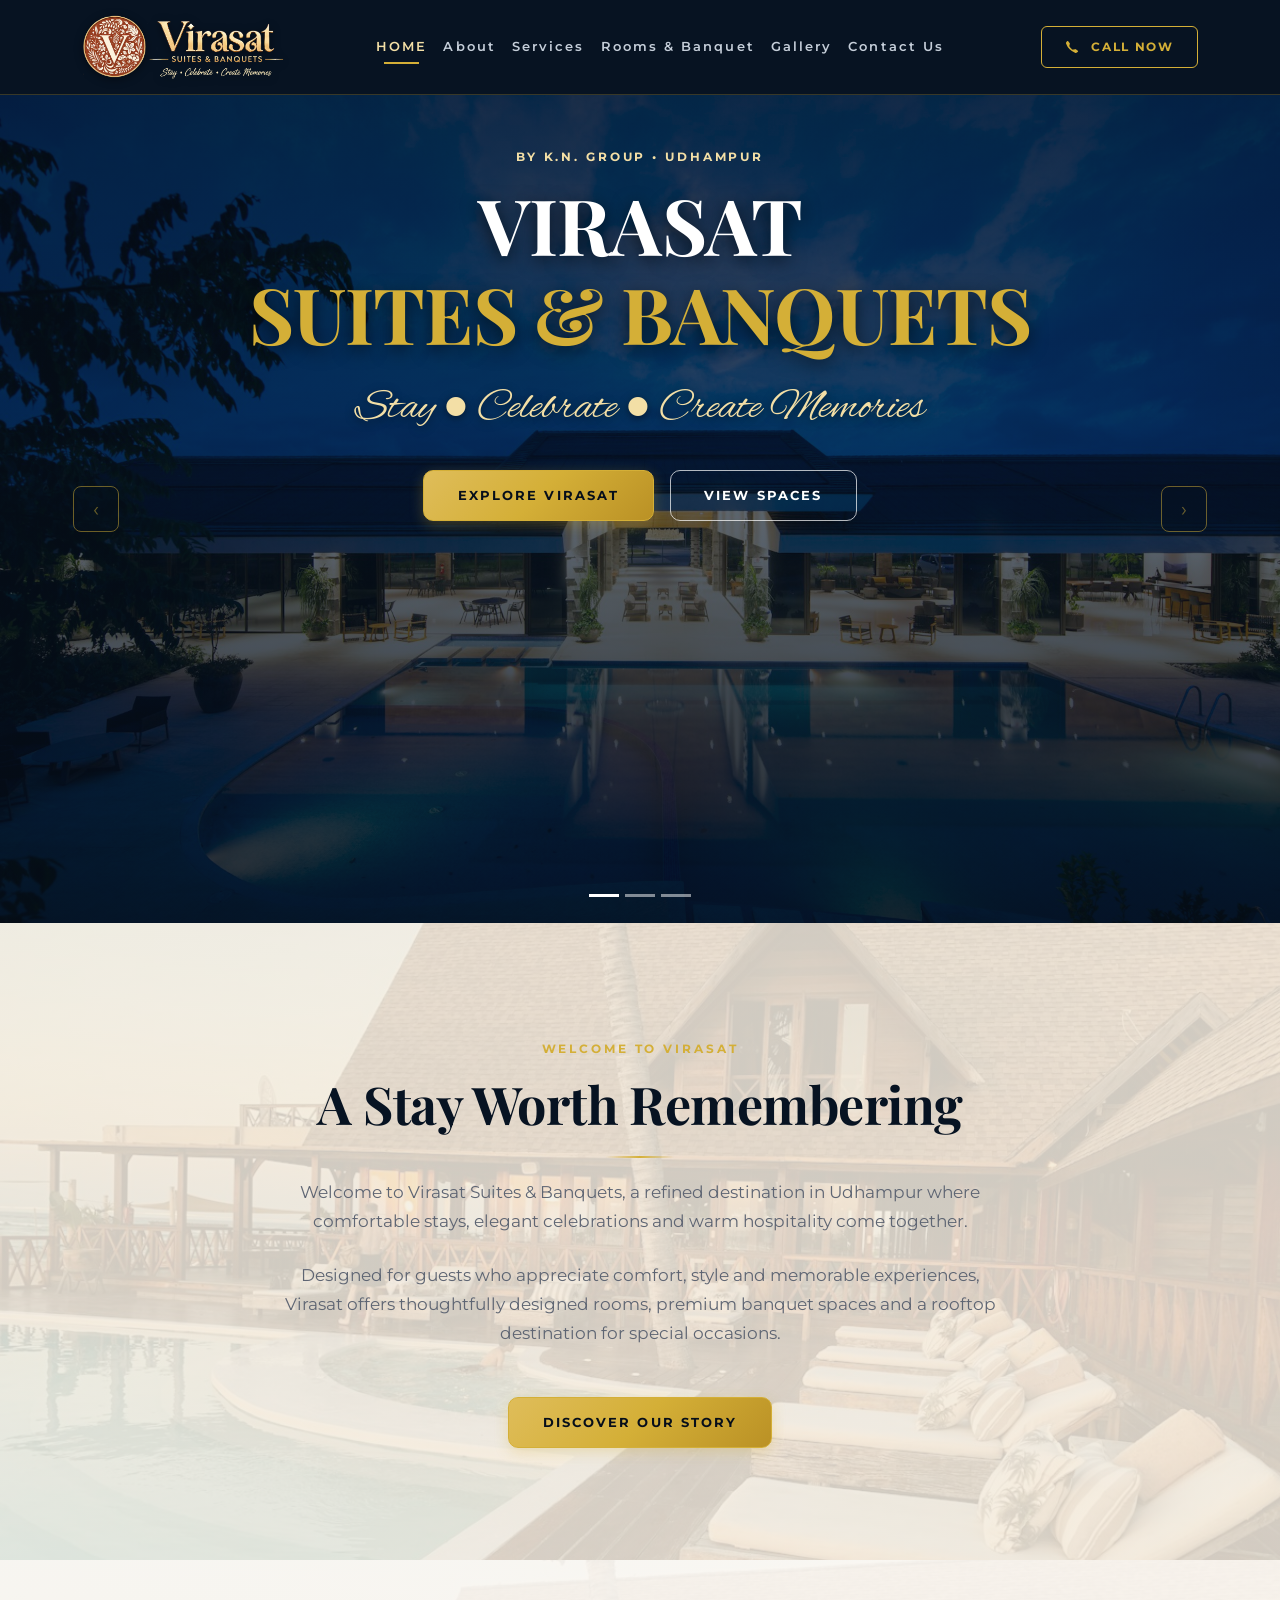
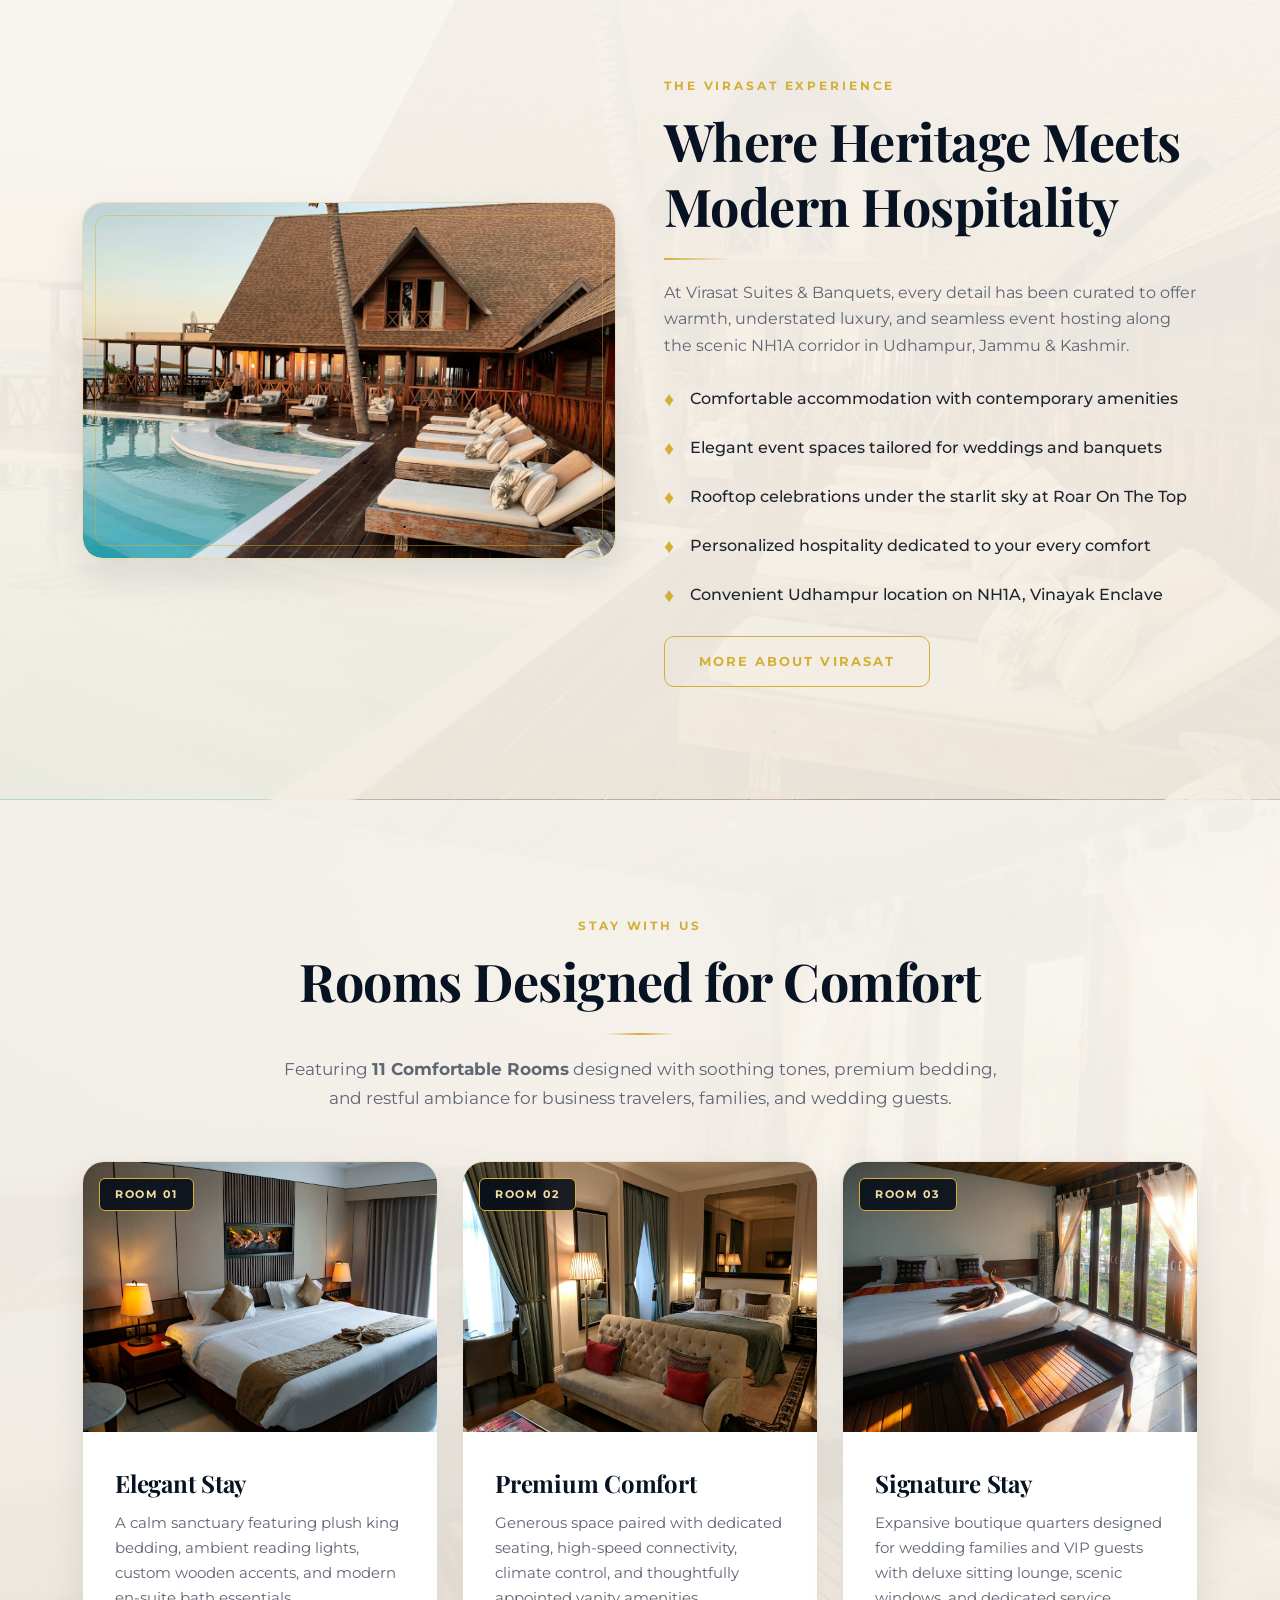
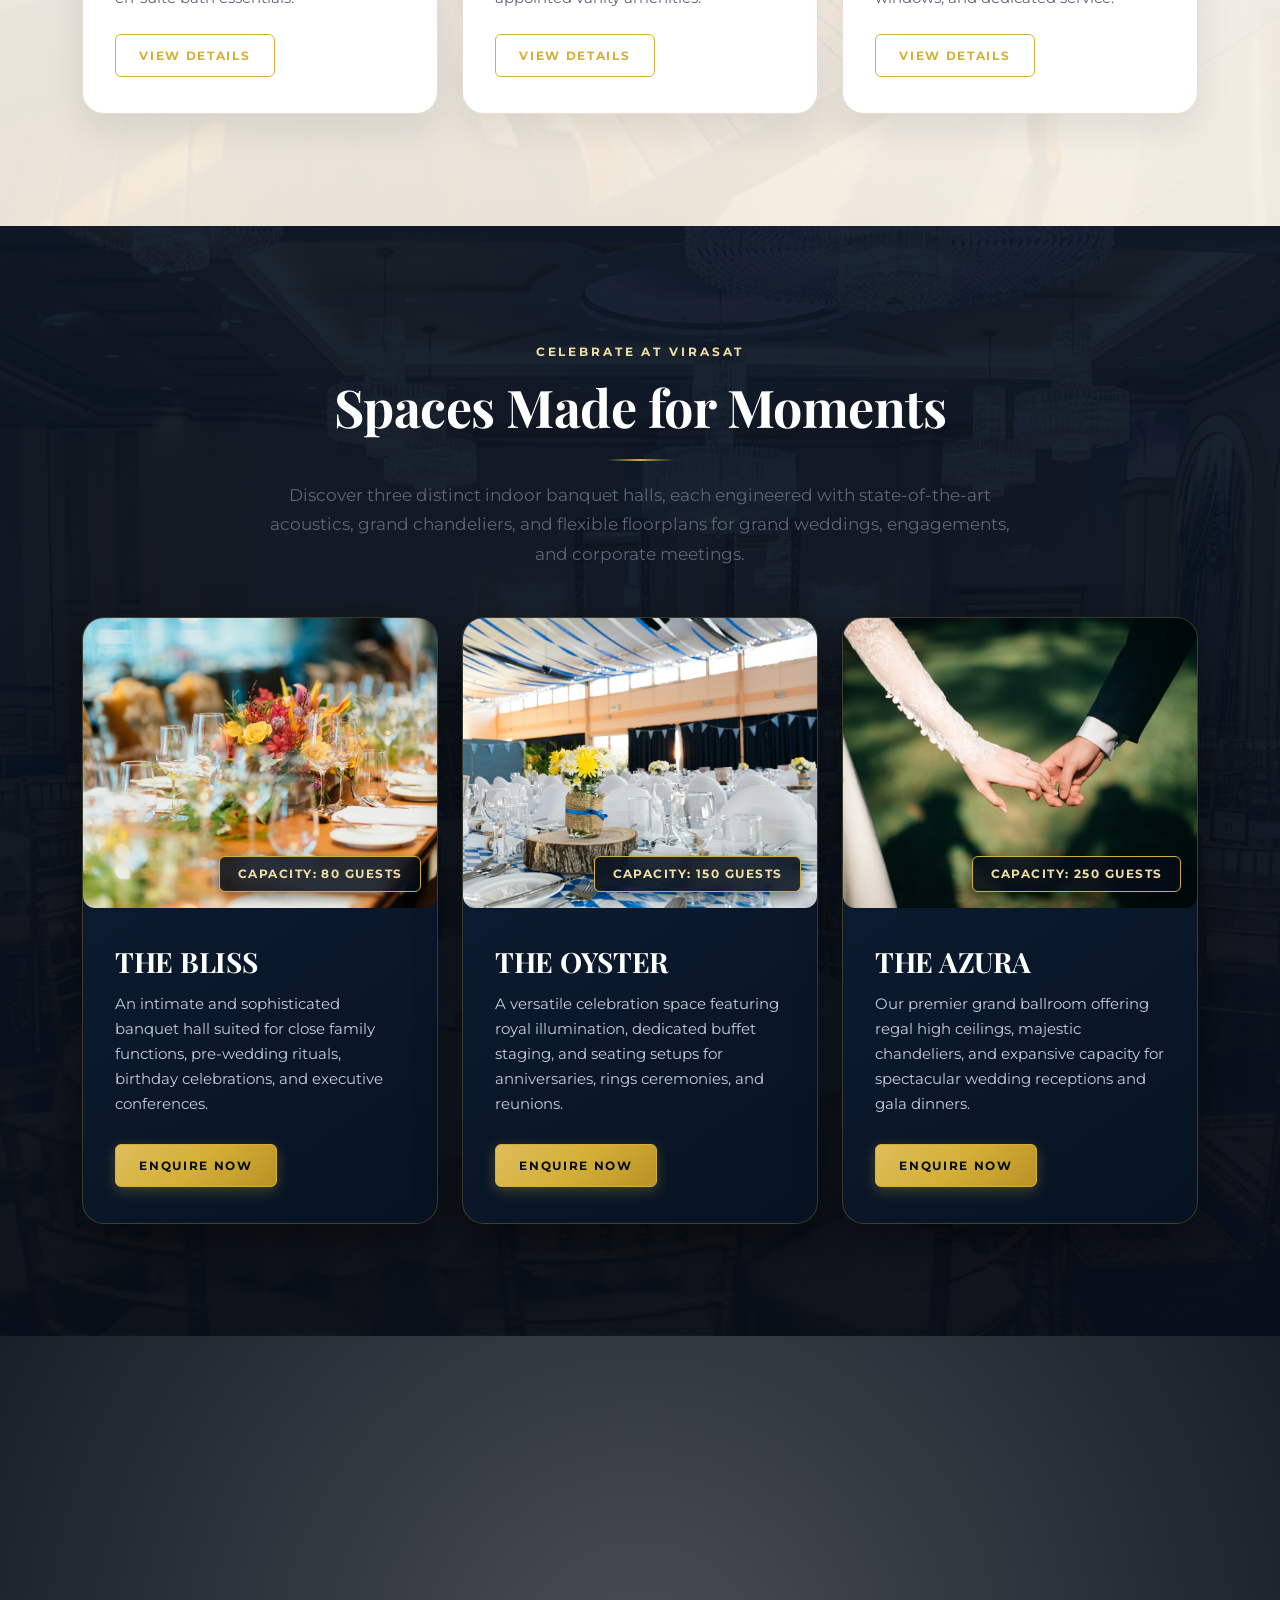
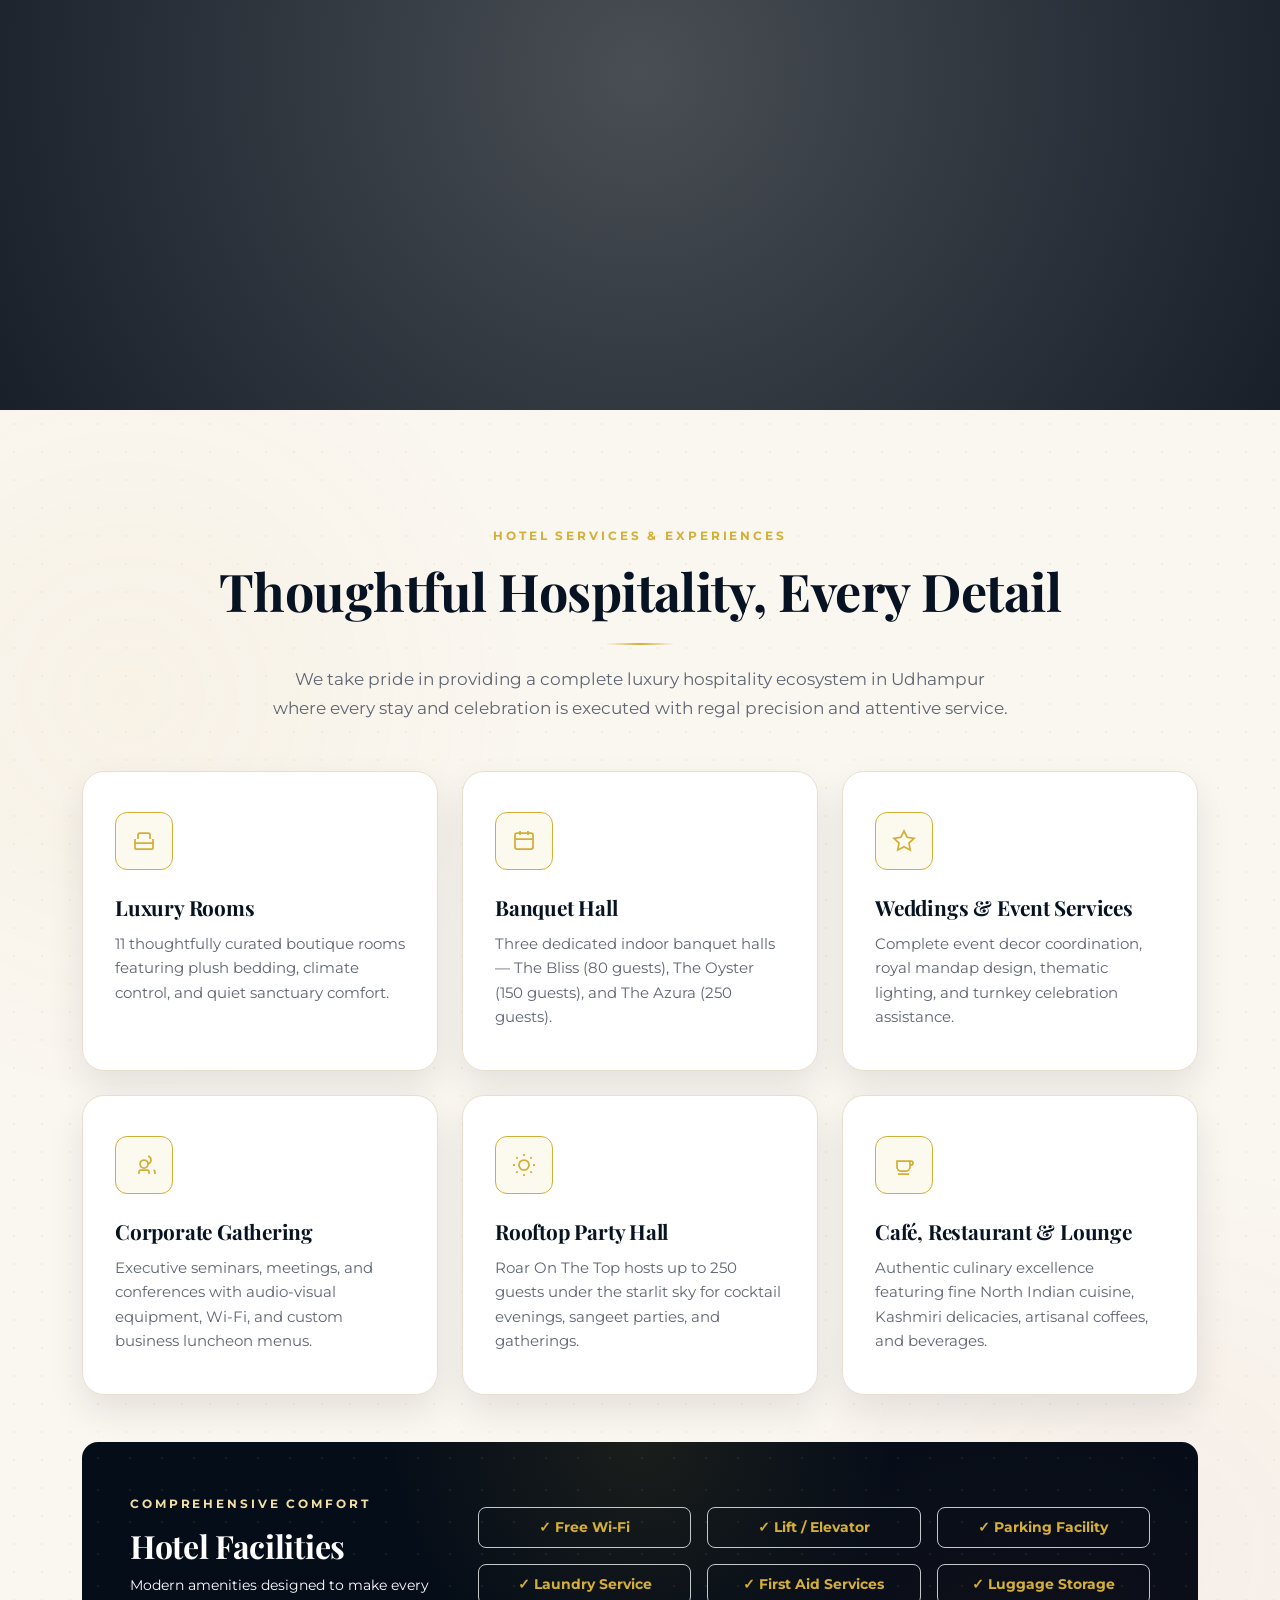
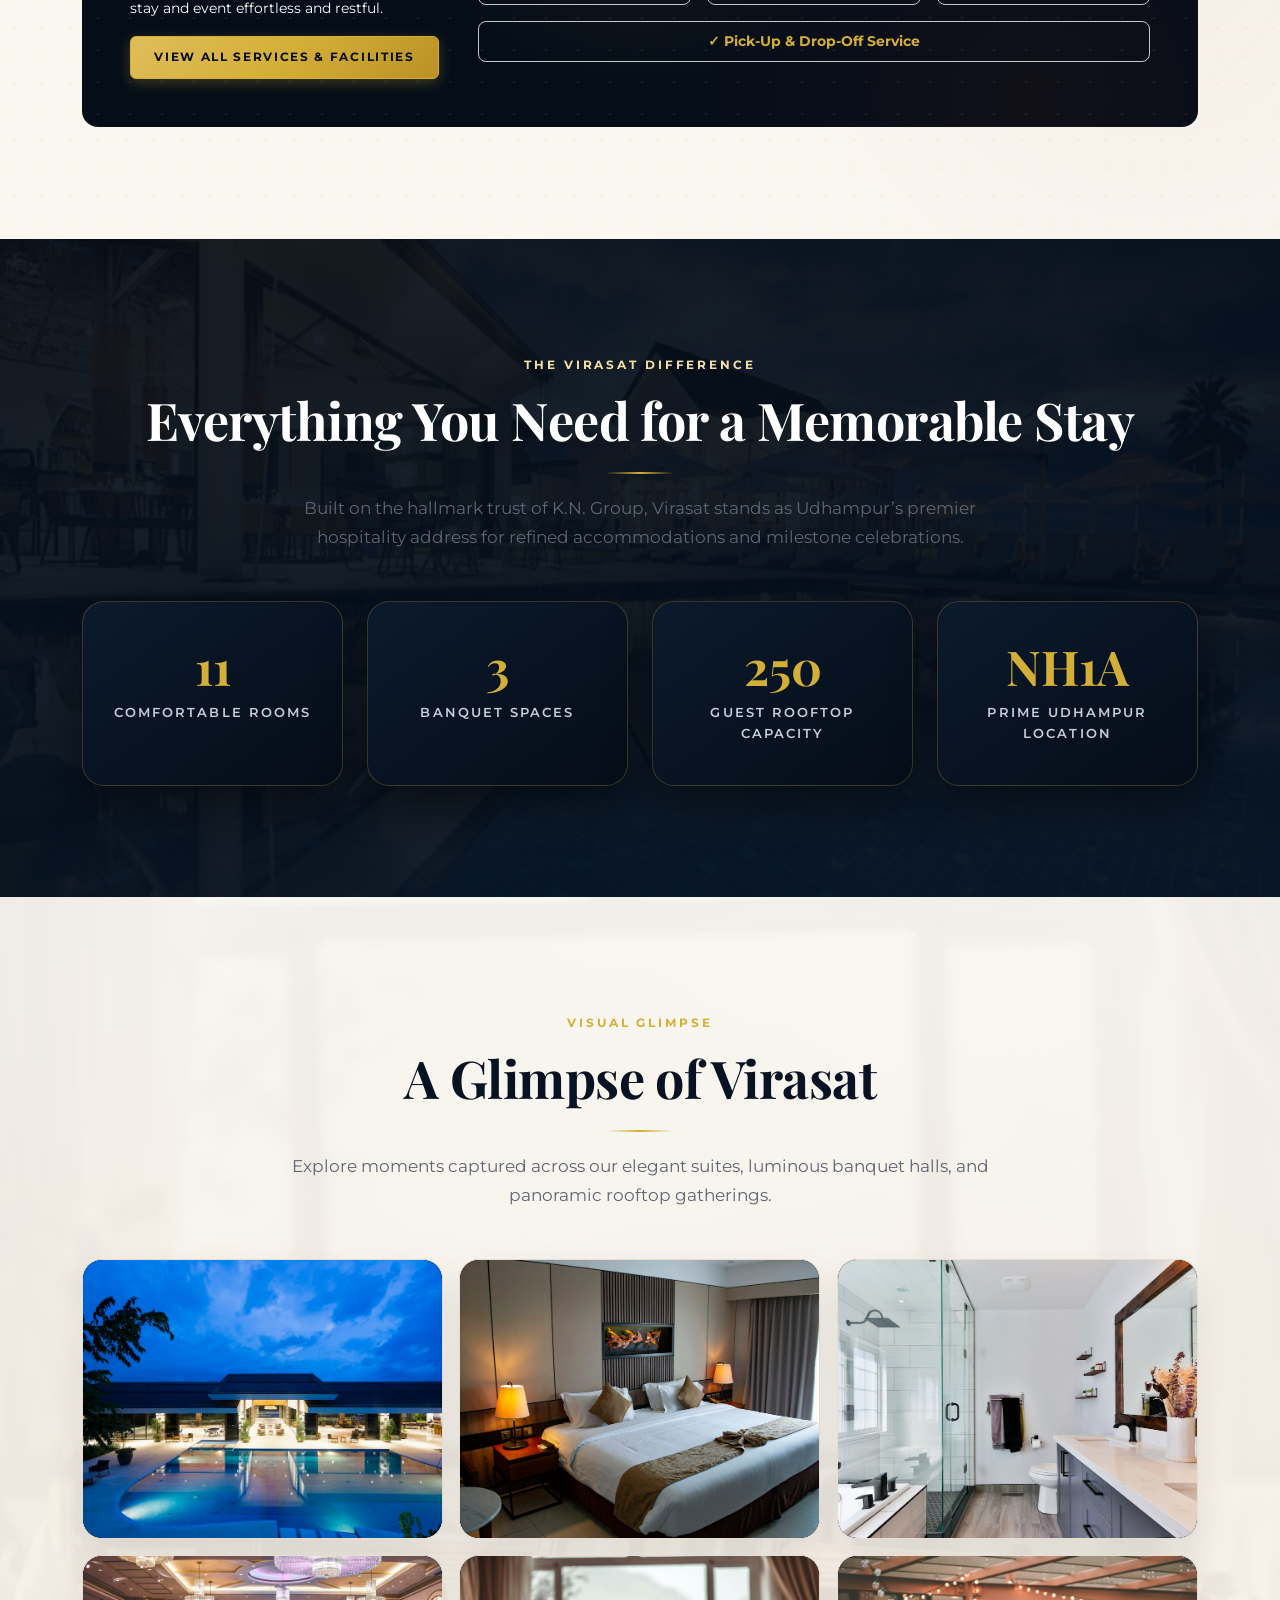
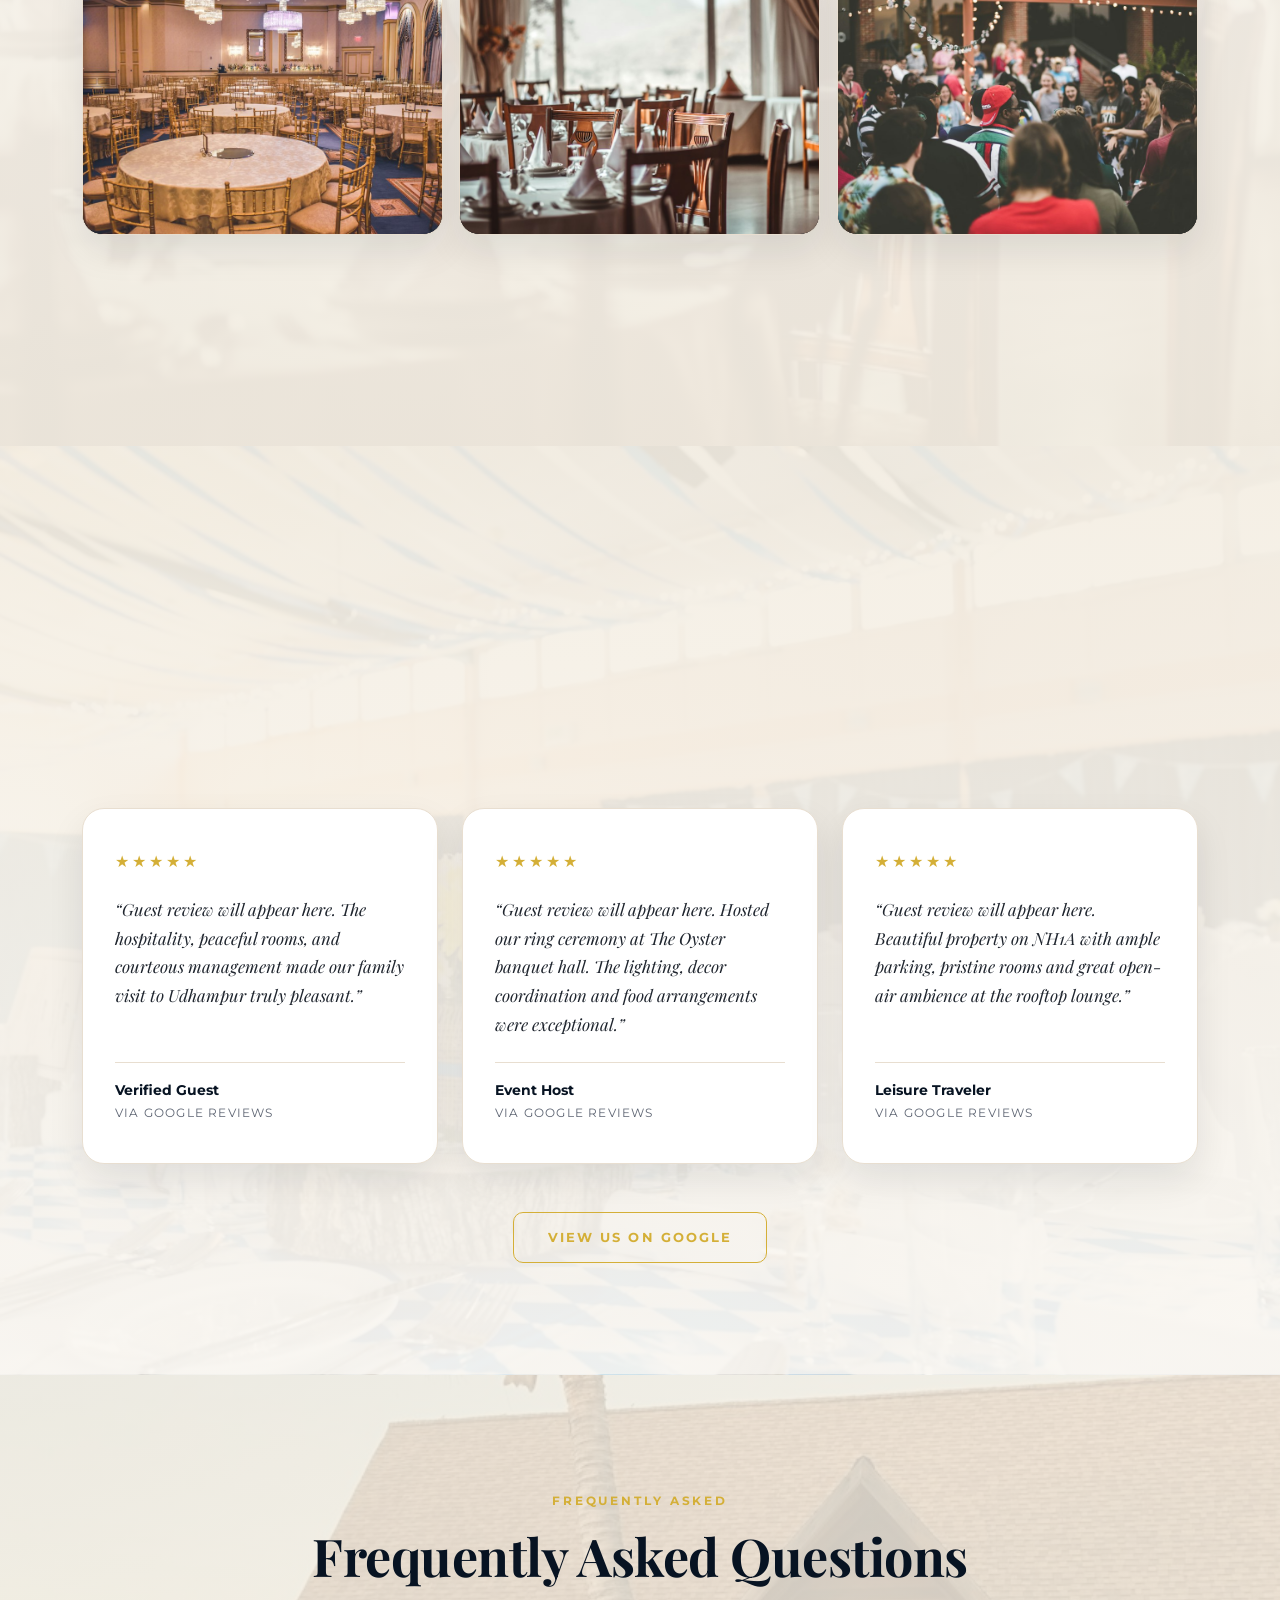
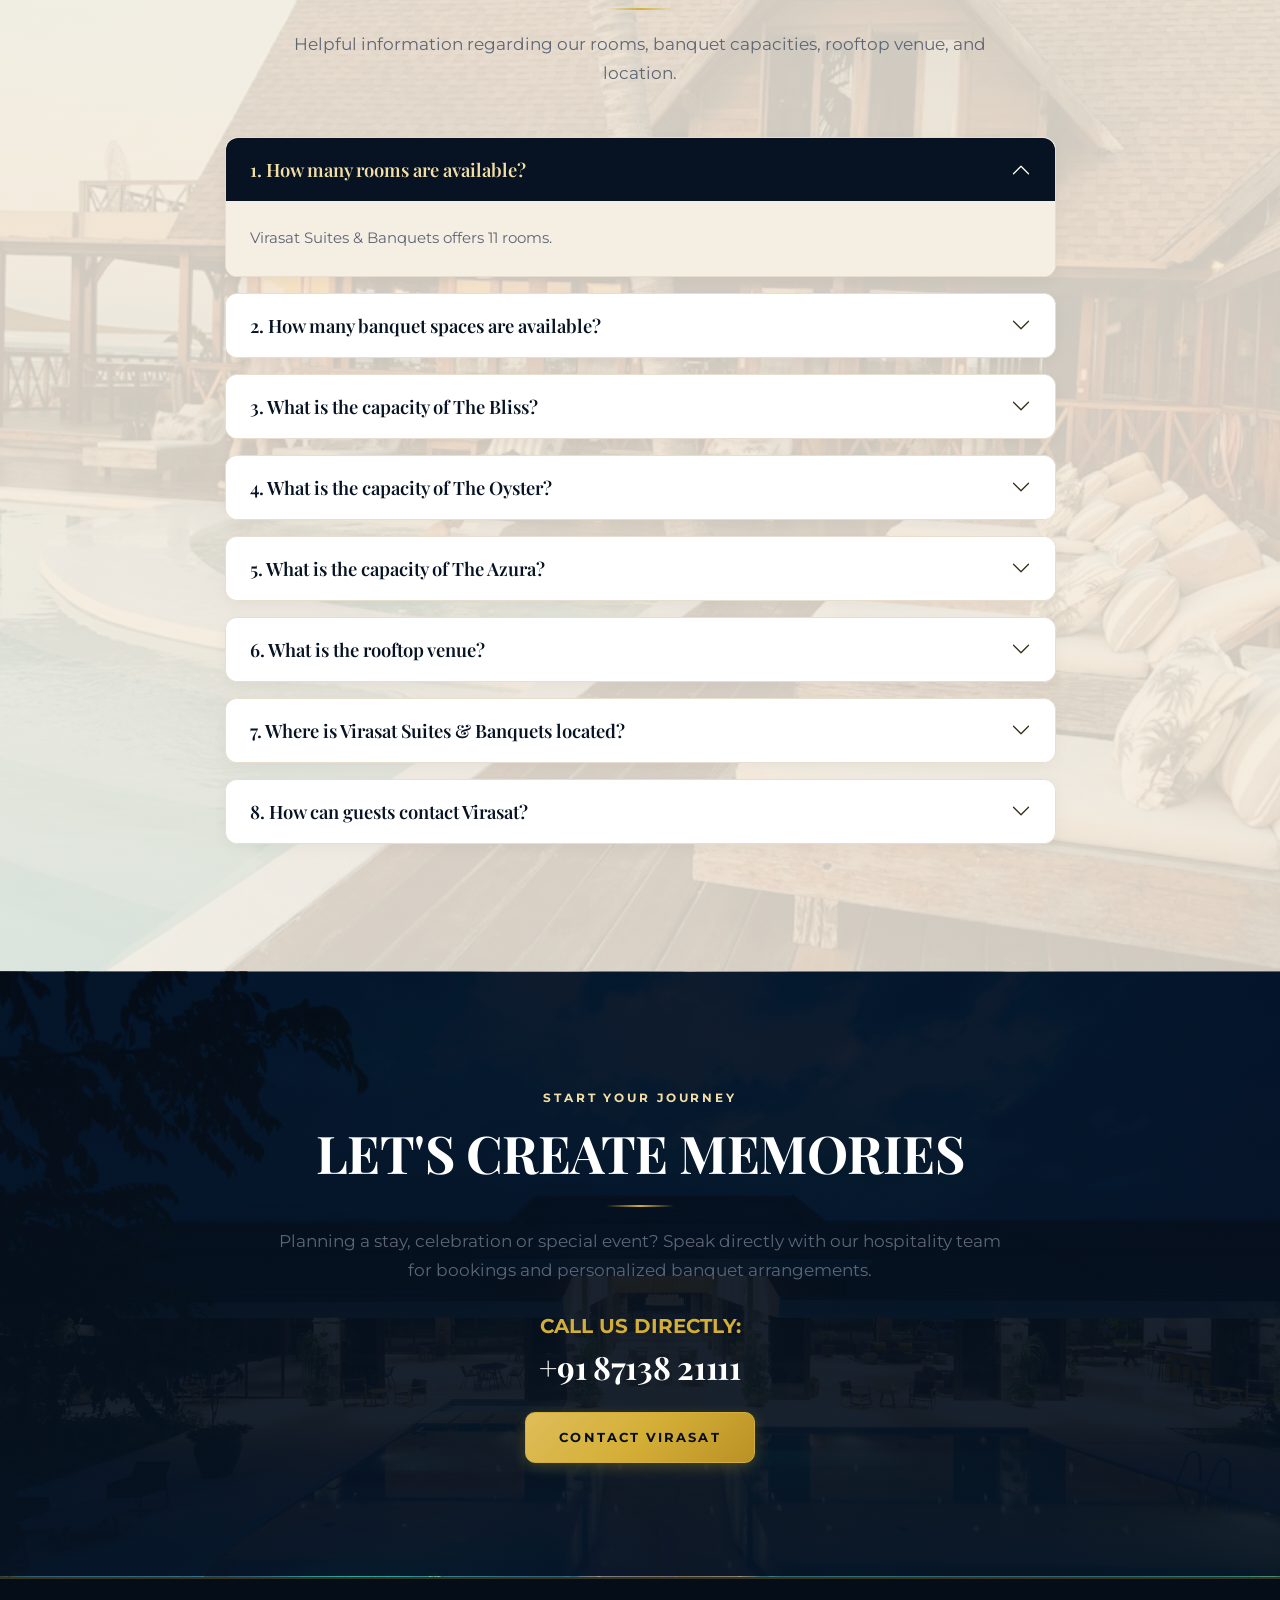
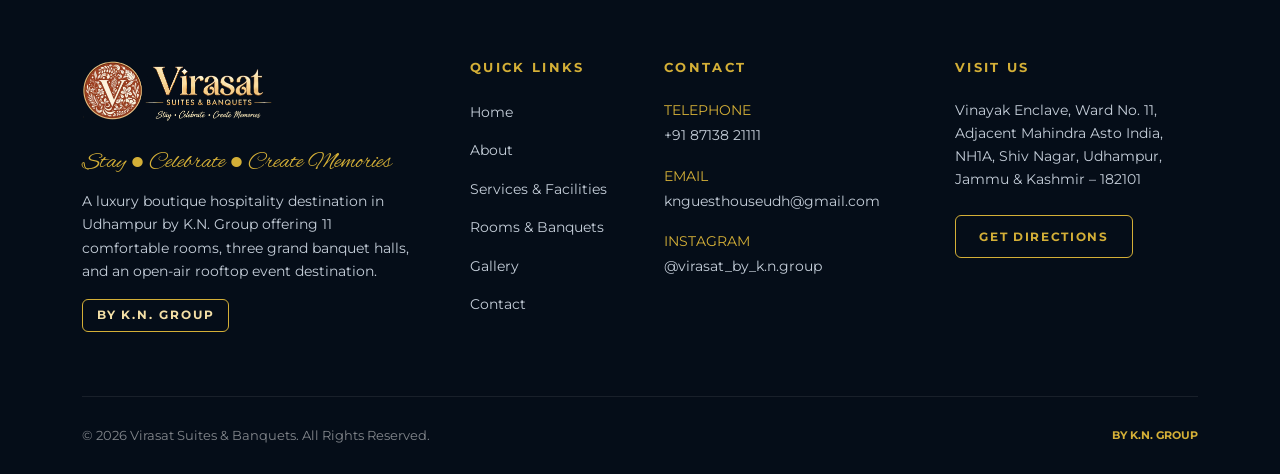
<file: index.html>
<!doctype html>
<html lang="en">

<head>
  <meta charset="UTF-8" />
  <meta name="viewport" content="width=device-width, initial-scale=1.0" />
  <title>Virasat Suites &amp; Banquets | Luxury Stay &amp; Banquets in Udhampur</title>
  <meta name="description"
    content="Experience elegant stays, premium banquet spaces and memorable celebrations at Virasat Suites &amp; Banquets in Udhampur, Jammu &amp; Kashmir by K.N. Group." />
  <meta property="og:title" content="Virasat Suites &amp; Banquets | Luxury Stay &amp; Banquets in Udhampur" />
  <meta property="og:description"
    content="Experience elegant stays, premium banquet spaces and memorable celebrations at Virasat Suites &amp; Banquets in Udhampur, Jammu &amp; Kashmir by K.N. Group." />
  <meta property="og:type" content="website" />
  <meta name="twitter:card" content="summary_large_image" />

  <!-- Google Fonts: Playfair Display, Montserrat, Alex Brush -->
  <link rel="preconnect" href="https://fonts.googleapis.com" />
  <link rel="preconnect" href="https://fonts.gstatic.com" crossorigin />
  <link
    href="https://fonts.googleapis.com/css2?family=Alex+Brush&family=Montserrat:ital,wght@0,300;0,400;0,500;0,600;0,700;1,400&family=Playfair+Display:ital,wght@0,500;0,600;0,700;0,800;1,400&display=swap"
    rel="stylesheet" />

  <!-- Bootstrap 5.3 CSS -->
  <link href="https://cdn.jsdelivr.net/npm/bootstrap@5.3.3/dist/css/bootstrap.min.css" rel="stylesheet" />

  <!-- Custom Luxury Stylesheet -->
  <link rel="stylesheet" href="css/style.css" />
<link rel="icon" type="image/png" href="assets/images/favicon.png">

</head>

<body>
  <!-- =======================================================================
         GLOBAL LUXURY STICKY HEADER
         ======================================================================= -->
  <header class="virasat-header">
    <nav class="navbar navbar-expand-lg py-2" aria-label="Main Navigation">
      <div class="container">
        <!-- Logo -->
        <a class="navbar-brand d-flex align-items-center" href="index.html">
          <img src="assets/images/logo.png" alt="Virasat Suites &amp; Banquets - BY K.N. GROUP"
            class="navbar-brand-logo" />
        </a>

        <!-- Mobile Hamburger Toggle -->
        <button class="navbar-toggler" type="button" data-bs-toggle="collapse" data-bs-target="#virasatNav"
          aria-controls="virasatNav" aria-expanded="false" aria-label="Toggle navigation">
          <span class="navbar-toggler-icon"></span>
        </button>

        <!-- Navigation Links -->
        <div class="collapse navbar-collapse justify-content-center" id="virasatNav">
          <ul class="navbar-nav align-items-lg-center me-lg-4 mb-3 mb-lg-0">
            <li class="nav-item">
              <a class="nav-link " aria-current="page" href="index.html">HOME</a>
            </li>
            <li class="nav-item">
              <a class="nav-link" href="about.html">About</a>
            </li>
            <li class="nav-item">
              <a class="nav-link" href="services.html">Services</a>
            </li>
            <li class="nav-item">
              <a class="nav-link" href="rooms-banquet.html">Rooms &amp; Banquet</a>
            </li>
            <li class="nav-item">
              <a class="nav-link" href="gallery.html">Gallery</a>
            </li>
            <li class="nav-item">
              <a class="nav-link" href="contact.html">Contact Us </a>
            </li>
          </ul>

          
        </div>
        <!-- Call Now Action -->
          <div class="nav-call-action">
            <a href="tel:+918713821111" class="btn-luxury btn-outline-gold btn-luxury-sm">
              <svg xmlns="http://www.w3.org/2000/svg" width="14" height="14" fill="currentColor" viewBox="0 0 16 16"
                aria-hidden="true" class="me-1">
                <path
                  d="M3.654 1.328a.678.678 0 0 0-1.015-.063L1.605 2.3c-.483.484-.661 1.169-.45 1.77a17.6 17.6 0 0 0 4.168 6.608 17.6 17.6 0 0 0 6.608 4.168c.601.211 1.286.033 1.77-.45l1.034-1.034a.678.678 0 0 0-.063-1.015l-2.307-1.794a.68.68 0 0 0-.58-.122l-2.19.547a1.75 1.75 0 0 1-1.657-.459L5.482 8.062a1.75 1.75 0 0 1-.46-1.657l.548-2.19a.68.68 0 0 0-.122-.58z" />
              </svg>
              CALL NOW  
            </a>
          </div>
      </div>
    </nav>
  </header>

  <main id="main-content">
    <!-- =======================================================================
           1. HERO SLIDER (Bootstrap Carousel - Fullscreen Cinematic)
           ======================================================================= -->
    <section class="hero-slider" aria-label="Hero Showcase">
      <div id="heroCarousel" class="carousel slide carousel-fade" data-bs-ride="carousel" data-bs-interval="6000">
        <div class="carousel-indicators">
          <button type="button" data-bs-target="#heroCarousel" data-bs-slide-to="0" class="active" aria-current="true"
            aria-label="Slide 1: Virasat Suites &amp; Banquets"></button>
          <button type="button" data-bs-target="#heroCarousel" data-bs-slide-to="1"
            aria-label="Slide 2: Celebrate Special Moments"></button>
          <button type="button" data-bs-target="#heroCarousel" data-bs-slide-to="2"
            aria-label="Slide 3: Stay in Comfort &amp; Style"></button>
        </div>

        <div class="carousel-inner">
          <!-- Slide 1 -->
          <div class="carousel-item active" style="background-image: url('assets/images/hero-1.jpg');">
            <div class="hero-overlay"></div>
            <div class="container h-100 d-flex align-items-center">
              <div class="hero-content text-center mx-auto my-auto py-5">
                <span class="eyebrow eyebrow-light">BY K.N. GROUP &bull; UDHAMPUR</span>
                <h1 class="hero-title">VIRASAT<br /><span class="text-gold">SUITES &amp; BANQUETS</span></h1>
                <span class="hero-tagline-script">Stay &bull; Celebrate &bull; Create Memories</span>
                <div class="d-flex justify-content-center gap-3 flex-wrap">
                  <a href="about.html" class="btn-luxury btn-gold">EXPLORE VIRASAT</a>
                  <a href="rooms-banquet.html" class="btn-luxury btn-outline-white">VIEW SPACES</a>
                </div>
              </div>
            </div>
          </div>

          <!-- Slide 2 -->
          <div class="carousel-item" style="background-image: url('assets/images/hero-2.jpg');">
            <div class="hero-overlay"></div>
            <div class="container h-100 d-flex align-items-center">
              <div class="hero-content text-center mx-auto my-auto py-5">
                <span class="eyebrow eyebrow-light">GRAND CELEBRATIONS &bull; ROYAL BANQUETS</span>
                <h2 class="hero-title">CELEBRATE<br /><span class="text-gold">YOUR SPECIAL MOMENTS</span></h2>
                <p class="hero-subtitle">
                  Elegant spaces designed for weddings, parties, corporate events and memorable celebrations.
                </p>
                <div class="d-flex justify-content-center gap-3 flex-wrap">
                  <a href="rooms-banquet.html#banquets" class="btn-luxury btn-gold">EXPLORE BANQUETS</a>
                  <a href="contact.html" class="btn-luxury btn-outline-white">PLAN AN EVENT</a>
                </div>
              </div>
            </div>
          </div>

          <!-- Slide 3 -->
          <div class="carousel-item" style="background-image: url('assets/images/hero-3.jpg');">
            <div class="hero-overlay"></div>
            <div class="container h-100 d-flex align-items-center">
              <div class="hero-content text-center mx-auto my-auto py-5">
                <span class="eyebrow eyebrow-light">11 BOUTIQUE ROOMS &bull; REFINED LIVING</span>
                <h2 class="hero-title">STAY IN<br /><span class="text-gold">COMFORT &amp; STYLE</span></h2>
                <p class="hero-subtitle">
                  Experience warm hospitality, beautiful interiors and a refined stay in Udhampur.
                </p>
                <div class="d-flex justify-content-center gap-3 flex-wrap">
                  <a href="rooms-banquet.html#rooms" class="btn-luxury btn-gold">DISCOVER OUR ROOMS</a>
                  <a href="contact.html" class="btn-luxury btn-outline-white">CHECK AVAILABILITY</a>
                </div>
              </div>
            </div>
          </div>
        </div>

        <!-- Carousel Controls -->
        <button class="carousel-control-prev" type="button" data-bs-target="#heroCarousel" data-bs-slide="prev"
          aria-label="Previous slide">
          <span class="carousel-control-icon">&lsaquo;</span>
        </button>
        <button class="carousel-control-next" type="button" data-bs-target="#heroCarousel" data-bs-slide="next"
          aria-label="Next slide">
          <span class="carousel-control-icon">&rsaquo;</span>
        </button>
      </div>
    </section>

    <!-- =======================================================================
           2. INTRO / WELCOME
           ======================================================================= -->
    <section class="section-padding bg-section-welcome text-center" aria-labelledby="welcome-heading">
      <div class="container">
        <div class="reveal">
          <span class="eyebrow">WELCOME TO VIRASAT</span>
          <h2 id="welcome-heading" class="section-title">A Stay Worth Remembering</h2>
          <div class="gold-divider"></div>
          <p class="section-lead mb-4">
            Welcome to Virasat Suites &amp; Banquets, a refined destination in Udhampur where comfortable stays,
            elegant celebrations and warm hospitality come together.
          </p>
          <p class="section-lead mb-5 text-muted-custom">
            Designed for guests who appreciate comfort, style and memorable experiences, Virasat offers
            thoughtfully designed rooms, premium banquet spaces and a rooftop destination for special occasions.
          </p>
          <div>
            <a href="about.html" class="btn-luxury btn-gold">DISCOVER OUR STORY</a>
          </div>
        </div>
      </div>
    </section>

    <!-- =======================================================================
           3. ABOUT VIRASAT
           ======================================================================= -->
    <section class="section-padding bg-section-about-story" aria-labelledby="about-virasat-heading">
      <div class="container">
        <div class="row align-items-center g-5">
          <!-- Left: Large Premium Hotel Image -->
          <div class="col-lg-6 reveal">
            <div class="luxury-image-frame">
              <img src="assets/images/about.jpg" alt="Virasat Suites &amp; Banquets luxury hospitality architecture"
                loading="lazy" />
            </div>
          </div>

          <!-- Right: Elegant Text -->
          <div class="col-lg-6 reveal reveal-delay-1">
            <span class="eyebrow">THE VIRASAT EXPERIENCE</span>
            <h2 id="about-virasat-heading" class="section-title text-start mb-3">
              Where Heritage Meets Modern Hospitality
            </h2>
            <div class="gold-divider-left"></div>
            <p class="text-muted-custom mb-4">
              At Virasat Suites &amp; Banquets, every detail has been curated to offer warmth, understated luxury,
              and seamless event hosting along the scenic NH1A corridor in Udhampur, Jammu &amp; Kashmir.
            </p>

            <!-- Feature List -->
            <ul class="list-unstyled mb-4">
              <li class="d-flex align-items-center mb-3">
                <span class="text-gold me-3 fs-5">&diams;</span>
                <span class="fw-medium">Comfortable accommodation with contemporary amenities</span>
              </li>
              <li class="d-flex align-items-center mb-3">
                <span class="text-gold me-3 fs-5">&diams;</span>
                <span class="fw-medium">Elegant event spaces tailored for weddings and banquets</span>
              </li>
              <li class="d-flex align-items-center mb-3">
                <span class="text-gold me-3 fs-5">&diams;</span>
                <span class="fw-medium">Rooftop celebrations under the starlit sky at Roar On The Top</span>
              </li>
              <li class="d-flex align-items-center mb-3">
                <span class="text-gold me-3 fs-5">&diams;</span>
                <span class="fw-medium">Personalized hospitality dedicated to your every comfort</span>
              </li>
              <li class="d-flex align-items-center mb-4">
                <span class="text-gold me-3 fs-5">&diams;</span>
                <span class="fw-medium">Convenient Udhampur location on NH1A, Vinayak Enclave</span>
              </li>
            </ul>

            <a href="about.html" class="btn-luxury btn-outline-gold">MORE ABOUT VIRASAT</a>
          </div>
        </div>
      </div>
    </section>

    <!-- =======================================================================
           4. ROOMS SECTION
           ======================================================================= -->
    <section id="rooms" class="section-padding bg-section-rooms" aria-labelledby="rooms-heading">
      <div class="container">
        <div class="text-center mb-5 reveal">
          <span class="eyebrow">STAY WITH US</span>
          <h2 id="rooms-heading" class="section-title">Rooms Designed for Comfort</h2>
          <div class="gold-divider"></div>
          <p class="section-lead">
            Featuring <strong>11 Comfortable Rooms</strong> designed with soothing tones, premium bedding,
            and restful ambiance for business travelers, families, and wedding guests.
          </p>
        </div>

        <div class="row g-4">
          <!-- Room 01 -->
          <div class="col-md-4 reveal">
            <div class="room-card">
              <div class="room-card-image-wrap">
                <span class="room-tag">ROOM 01</span>
                <img src="assets/images/room-1.jpg" alt="Room 01 - Elegant Stay at Virasat" loading="lazy" />
              </div>
              <div class="room-card-body">
                <h3>Elegant Stay</h3>
                <p>
                  A calm sanctuary featuring plush king bedding, ambient reading lights, custom wooden accents,
                  and modern en-suite bath essentials.
                </p>
                <div>
                  <a href="rooms-banquet.html#rooms" class="btn-luxury btn-outline-gold btn-luxury-sm">
                    VIEW DETAILS
                  </a>
                </div>
              </div>
            </div>
          </div>

          <!-- Room 02 -->
          <div class="col-md-4 reveal reveal-delay-1">
            <div class="room-card">
              <div class="room-card-image-wrap">
                <span class="room-tag">ROOM 02</span>
                <img src="assets/images/room-2.jpg" alt="Room 02 - Premium Comfort at Virasat" loading="lazy" />
              </div>
              <div class="room-card-body">
                <h3>Premium Comfort</h3>
                <p>
                  Generous space paired with dedicated seating, high-speed connectivity, climate control, and
                  thoughtfully appointed vanity amenities.
                </p>
                <div>
                  <a href="rooms-banquet.html#rooms" class="btn-luxury btn-outline-gold btn-luxury-sm">
                    VIEW DETAILS
                  </a>
                </div>
              </div>
            </div>
          </div>

          <!-- Room 03 -->
          <div class="col-md-4 reveal reveal-delay-2">
            <div class="room-card">
              <div class="room-card-image-wrap">
                <span class="room-tag">ROOM 03</span>
                <img src="assets/images/room-3.jpg" alt="Room 03 - Signature Stay at Virasat" loading="lazy" />
              </div>
              <div class="room-card-body">
                <h3>Signature Stay</h3>
                <p>
                  Expansive boutique quarters designed for wedding families and VIP guests with deluxe sitting
                  lounge, scenic windows, and dedicated service.
                </p>
                <div>
                  <a href="rooms-banquet.html#rooms" class="btn-luxury btn-outline-gold btn-luxury-sm">
                    VIEW DETAILS
                  </a>
                </div>
              </div>
            </div>
          </div>
        </div>
      </div>
    </section>

    <!-- =======================================================================
           5. BANQUET SECTION
           ======================================================================= -->
    <section id="banquets" class="section-padding bg-section-banquets" aria-labelledby="banquets-heading">
      <div class="container">
        <div class="text-center mb-5 reveal">
          <span class="eyebrow eyebrow-light">CELEBRATE AT VIRASAT</span>
          <h2 id="banquets-heading" class="section-title text-white">Spaces Made for Moments</h2>
          <div class="gold-divider"></div>
          <p class="section-lead text-light-muted">
            Discover three distinct indoor banquet halls, each engineered with state-of-the-art acoustics,
            grand chandeliers, and flexible floorplans for grand weddings, engagements, and corporate meetings.
          </p>
        </div>

        <div class="row g-4">
          <!-- The Bliss -->
          <div class="col-lg-4 reveal">
            <div class="banquet-card">
              <div class="banquet-card-image-wrap">
                <span class="banquet-capacity-badge">Capacity: 80 Guests</span>
                <img src="assets/images/bliss.jpg" alt="The Bliss banquet hall at Virasat" loading="lazy" />
              </div>
              <div class="banquet-card-body">
                <h3>THE BLISS</h3>
                <p>
                  An intimate and sophisticated banquet hall suited for close family functions, pre-wedding
                  rituals, birthday celebrations, and executive conferences.
                </p>
                <div>
                  <a href="contact.html?space=bliss" class="btn-luxury btn-gold btn-luxury-sm">
                    ENQUIRE NOW
                  </a>
                </div>
              </div>
            </div>
          </div>

          <!-- The Oyster -->
          <div class="col-lg-4 reveal reveal-delay-1">
            <div class="banquet-card">
              <div class="banquet-card-image-wrap">
                <span class="banquet-capacity-badge">Capacity: 150 Guests</span>
                <img src="assets/images/oyster.jpg" alt="The Oyster banquet hall at Virasat" loading="lazy" />
              </div>
              <div class="banquet-card-body">
                <h3>THE OYSTER</h3>
                <p>
                  A versatile celebration space featuring royal illumination, dedicated buffet staging, and
                  seating setups for anniversaries, rings ceremonies, and reunions.
                </p>
                <div>
                  <a href="contact.html?space=oyster" class="btn-luxury btn-gold btn-luxury-sm">
                    ENQUIRE NOW
                  </a>
                </div>
              </div>
            </div>
          </div>

          <!-- The Azura -->
          <div class="col-lg-4 reveal reveal-delay-2">
            <div class="banquet-card">
              <div class="banquet-card-image-wrap">
                <span class="banquet-capacity-badge">Capacity: 250 Guests</span>
                <img src="assets/images/azura.jpg" alt="The Azura grand banquet hall at Virasat" loading="lazy" />
              </div>
              <div class="banquet-card-body">
                <h3>THE AZURA</h3>
                <p>
                  Our premier grand ballroom offering regal high ceilings, majestic chandeliers, and expansive
                  capacity for spectacular wedding receptions and gala dinners.
                </p>
                <div>
                  <a href="contact.html?space=azura" class="btn-luxury btn-gold btn-luxury-sm">
                    ENQUIRE NOW
                  </a>
                </div>
              </div>
            </div>
          </div>
        </div>
      </div>
    </section>

    <!-- =======================================================================
           6. ROOFTOP EXPERIENCE (ROAR ON THE TOP)
           ======================================================================= -->
    <section class="rooftop-section" style="background-image: url('assets/images/rooftop.jpg');"
      aria-labelledby="rooftop-heading">
      <div class="rooftop-overlay"></div>
      <div class="container text-center">
        <div class="rooftop-content reveal">
          <span class="rooftop-badge">ROAR ON THE TOP &bull; CAPACITY: 250 GUESTS</span>
          <h2 id="rooftop-heading" class="display-4 font-serif fw-bold text-white mb-3">
            Raise the Celebration
          </h2>
          <div class="gold-divider"></div>
          <p class="lead text-light-muted mb-4">
            A rooftop destination created for unforgettable evenings, celebrations, gatherings and memorable
            moments under the open sky.
          </p>
          <p class="text-light-muted mb-5">
            Enjoy panoramic breezes, ambient evening illumination, and personalized catering setups designed to
            elevate cocktail parties, musical soirees, and reception gatherings.
          </p>
          <a href="contact.html?space=rooftop" class="btn-luxury btn-gold">ENQUIRE NOW</a>
        </div>
      </div>
    </section>

    <!-- =======================================================================
           7. HOTEL SERVICES & FACILITIES SECTION
           ======================================================================= -->
    <section class="section-padding bg-ivory-textured" aria-labelledby="services-heading">
      <div class="container">
        <div class="text-center mb-5 reveal">
          <span class="eyebrow">HOTEL SERVICES &amp; EXPERIENCES</span>
          <h2 id="services-heading" class="section-title">Thoughtful Hospitality, Every Detail</h2>
          <div class="gold-divider"></div>
          <p class="section-lead">
            We take pride in providing a complete luxury hospitality ecosystem in Udhampur where every stay and
            celebration
            is executed with regal precision and attentive service.
          </p>
        </div>

        <!-- 6 Hotel Services -->
        <div class="row g-4 mb-5">
          <!-- Service 1: Luxury Rooms -->
          <div class="col-md-6 col-lg-4 reveal">
            <div class="service-item-card">
              <div class="service-icon-wrap" aria-hidden="true">
                <svg width="24" height="24" fill="none" stroke="currentColor" stroke-width="1.75" viewBox="0 0 24 24">
                  <path d="M3 10V19C3 19.5523 3.44772 20 4 20H20C20.5523 20 21 19.5523 21 19V10" />
                  <path d="M2 14H22" />
                  <path d="M6 10V6C6 4.89543 6.89543 4 8 4H16C17.1046 4 18 4.89543 18 6V10" />
                </svg>
              </div>
              <h3>Luxury Rooms</h3>
              <p>11 thoughtfully curated boutique rooms featuring plush bedding, climate control, and quiet sanctuary
                comfort.</p>
            </div>
          </div>

          <!-- Service 2: Banquet Hall -->
          <div class="col-md-6 col-lg-4 reveal reveal-delay-1">
            <div class="service-item-card">
              <div class="service-icon-wrap" aria-hidden="true">
                <svg width="24" height="24" fill="none" stroke="currentColor" stroke-width="1.75" viewBox="0 0 24 24">
                  <rect x="3" y="4" width="18" height="16" rx="2" />
                  <line x1="3" y1="10" x2="21" y2="10" />
                  <line x1="8" y1="2" x2="8" y2="6" />
                  <line x1="16" y1="2" x2="16" y2="6" />
                </svg>
              </div>
              <h3>Banquet Hall</h3>
              <p>Three dedicated indoor banquet halls — The Bliss (80 guests), The Oyster (150 guests), and The Azura
                (250 guests).</p>
            </div>
          </div>

          <!-- Service 3: Weddings & Event Services -->
          <div class="col-md-6 col-lg-4 reveal reveal-delay-2">
            <div class="service-item-card">
              <div class="service-icon-wrap" aria-hidden="true">
                <svg width="24" height="24" fill="none" stroke="currentColor" stroke-width="1.75" viewBox="0 0 24 24">
                  <path
                    d="M12 2L15.09 8.26L22 9.27L17 14.14L18.18 21.02L12 17.77L5.82 21.02L7 14.14L2 9.27L8.91 8.26L12 2Z" />
                </svg>
              </div>
              <h3>Weddings &amp; Event Services</h3>
              <p>Complete event decor coordination, royal mandap design, thematic lighting, and turnkey celebration
                assistance.</p>
            </div>
          </div>

          <!-- Service 4: Corporate Gathering -->
          <div class="col-md-6 col-lg-4 reveal">
            <div class="service-item-card">
              <div class="service-icon-wrap" aria-hidden="true">
                <svg width="24" height="24" fill="none" stroke="currentColor" stroke-width="1.75" viewBox="0 0 24 24">
                  <path d="M17 21V19C17 17.9 16.1 17 15 17H9C7.9 17 7 17.9 7 19V21" />
                  <circle cx="12" cy="11" r="4" />
                  <path d="M23 21V19C22.99 18.14 22.42 17.38 21.58 17.1" />
                  <path d="M16 3.13A4 4 0 0 1 16 10.87" />
                </svg>
              </div>
              <h3>Corporate Gathering</h3>
              <p>Executive seminars, meetings, and conferences with audio-visual equipment, Wi-Fi, and custom business
                luncheon menus.</p>
            </div>
          </div>

          <!-- Service 5: Rooftop Party Hall -->
          <div class="col-md-6 col-lg-4 reveal reveal-delay-1">
            <div class="service-item-card">
              <div class="service-icon-wrap" aria-hidden="true">
                <svg width="24" height="24" fill="none" stroke="currentColor" stroke-width="1.75" viewBox="0 0 24 24">
                  <circle cx="12" cy="12" r="5" />
                  <path
                    d="M12 1V3M12 21V23M4.22 4.22L5.64 5.64M18.36 18.36L19.78 19.78M1 12H3M21 12H23M4.22 19.78L5.64 18.36M18.36 5.64L19.78 4.22" />
                </svg>
              </div>
              <h3>Rooftop Party Hall</h3>
              <p>Roar On The Top hosts up to 250 guests under the starlit sky for cocktail evenings, sangeet parties,
                and gatherings.</p>
            </div>
          </div>

          <!-- Service 6: Café, Restaurant & Lounge -->
          <div class="col-md-6 col-lg-4 reveal reveal-delay-2">
            <div class="service-item-card">
              <div class="service-icon-wrap" aria-hidden="true">
                <svg width="24" height="24" fill="none" stroke="currentColor" stroke-width="1.75" viewBox="0 0 24 24">
                  <path d="M18 8H19C20.1046 8 21 8.89543 21 10C21 11.1046 20.1046 12 19 12H18" />
                  <path d="M5 8H18V14C18 16.2091 16.2091 18 14 18H9C6.79086 18 5 16.2091 5 14V8Z" />
                  <line x1="6" y1="21" x2="17" y2="21" />
                </svg>
              </div>
              <h3>Café, Restaurant &amp; Lounge</h3>
              <p>Authentic culinary excellence featuring fine North Indian cuisine, Kashmiri delicacies, artisanal
                coffees, and beverages.</p>
            </div>
          </div>
        </div>

        <!-- Highlighted Facilities Strip -->
        <div class="p-4 p-md-5 bg-navy-textured rounded-4 text-white reveal">
          <div class="row align-items-center g-4">
            <div class="col-lg-4">
              <span class="eyebrow eyebrow-light">COMPREHENSIVE COMFORT</span>
              <h3 class="font-serif text-white fs-2 mb-2">Hotel Facilities</h3>
              <p class="text-light-muted mb-3 small">
                Modern amenities designed to make every stay and event effortless and restful.
              </p>
              <a href="services.html" class="btn-luxury btn-gold btn-luxury-sm">
                VIEW ALL SERVICES &amp; FACILITIES
              </a>
            </div>
            <div class="col-lg-8">
              <div class="row g-3">
                <div class="col-6 col-md-4">
                  <div class="p-2 border border-secondary-subtle rounded-3 bg-navy-card text-center">
                    <span class="text-gold small fw-bold d-block">&check; Free Wi-Fi</span>
                  </div>
                </div>
                <div class="col-6 col-md-4">
                  <div class="p-2 border border-secondary-subtle rounded-3 bg-navy-card text-center">
                    <span class="text-gold small fw-bold d-block">&check; Lift / Elevator</span>
                  </div>
                </div>
                <div class="col-6 col-md-4">
                  <div class="p-2 border border-secondary-subtle rounded-3 bg-navy-card text-center">
                    <span class="text-gold small fw-bold d-block">&check; Parking Facility</span>
                  </div>
                </div>
                <div class="col-6 col-md-4">
                  <div class="p-2 border border-secondary-subtle rounded-3 bg-navy-card text-center">
                    <span class="text-gold small fw-bold d-block">&check; Laundry Service</span>
                  </div>
                </div>
                <div class="col-6 col-md-4">
                  <div class="p-2 border border-secondary-subtle rounded-3 bg-navy-card text-center">
                    <span class="text-gold small fw-bold d-block">&check; First Aid Services</span>
                  </div>
                </div>
                <div class="col-6 col-md-4">
                  <div class="p-2 border border-secondary-subtle rounded-3 bg-navy-card text-center">
                    <span class="text-gold small fw-bold d-block">&check; Luggage Storage</span>
                  </div>
                </div>
                <div class="col-12">
                  <div class="p-2 border border-secondary-subtle rounded-3 bg-navy-card text-center">
                    <span class="text-gold small fw-bold d-block">&check; Pick-Up &amp; Drop-Off Service</span>
                  </div>
                </div>
              </div>
            </div>
          </div>
        </div>
      </div>
    </section>

    <!-- =======================================================================
           8. WHY CHOOSE VIRASAT (Editorial Numbers - Pure HTML, No JS Counters)
           ======================================================================= -->
    <section class="section-padding bg-section-why text-white" aria-labelledby="why-choose-heading">
      <div class="container">
        <div class="text-center mb-5 reveal">
          <span class="eyebrow eyebrow-light">THE VIRASAT DIFFERENCE</span>
          <h2 id="why-choose-heading" class="section-title text-white">
            Everything You Need for a Memorable Stay
          </h2>
          <div class="gold-divider"></div>
          <p class="section-lead text-light-muted">
            Built on the hallmark trust of K.N. Group, Virasat stands as Udhampur’s premier hospitality address
            for refined accommodations and milestone celebrations.
          </p>
        </div>

        <div class="row g-4">
          <!-- 11 Rooms -->
          <div class="col-6 col-lg-3 reveal">
            <div class="stat-box">
              <div class="stat-number">11</div>
              <div class="stat-label">Comfortable Rooms</div>
            </div>
          </div>

          <!-- 3 Banquet Spaces -->
          <div class="col-6 col-lg-3 reveal reveal-delay-1">
            <div class="stat-box">
              <div class="stat-number">3</div>
              <div class="stat-label">Banquet Spaces</div>
            </div>
          </div>

          <!-- 250 Guest Rooftop Capacity -->
          <div class="col-6 col-lg-3 reveal reveal-delay-2">
            <div class="stat-box">
              <div class="stat-number">250</div>
              <div class="stat-label">Guest Rooftop Capacity</div>
            </div>
          </div>

          <!-- Prime Udhampur Location -->
          <div class="col-6 col-lg-3 reveal reveal-delay-3">
            <div class="stat-box">
              <div class="stat-number">NH1A</div>
              <div class="stat-label">Prime Udhampur Location</div>
            </div>
          </div>
        </div>
      </div>
    </section>

    <!-- =======================================================================
           9. GALLERY PREVIEW (Responsive Luxury Grid)
           ======================================================================= -->
    <section class="section-padding bg-section-gallery-bg" aria-labelledby="gallery-preview-heading">
      <div class="container">
        <div class="text-center mb-5 reveal">
          <span class="eyebrow">VISUAL GLIMPSE</span>
          <h2 id="gallery-preview-heading" class="section-title">A Glimpse of Virasat</h2>
          <div class="gold-divider"></div>
          <p class="section-lead">
            Explore moments captured across our elegant suites, luminous banquet halls, and panoramic rooftop
            gatherings.
          </p>
        </div>

        <div class="row g-3">
          <!-- 1. Exterior -->
          <div class="col-sm-6 col-lg-4 reveal">
            <div class="gallery-grid-item">
              <img src="assets/images/gallery-1.jpg" alt="Virasat Suites hotel exterior" loading="lazy" />
              <div class="gallery-overlay">
                <span class="gallery-overlay-tag">Property</span>
                <div class="gallery-overlay-title">Grand Hotel Facade</div>
              </div>
            </div>
          </div>

          <!-- 2. Room -->
          <div class="col-sm-6 col-lg-4 reveal reveal-delay-1">
            <div class="gallery-grid-item">
              <img src="assets/images/gallery-2.jpg" alt="Virasat guest suite bedroom" loading="lazy" />
              <div class="gallery-overlay">
                <span class="gallery-overlay-tag">Stay</span>
                <div class="gallery-overlay-title">Luxury Bed Chamber</div>
              </div>
            </div>
          </div>

          <!-- 3. Bathroom -->
          <div class="col-sm-6 col-lg-4 reveal reveal-delay-2">
            <div class="gallery-grid-item">
              <img src="assets/images/gallery-3.jpg" alt="Luxury en-suite bathroom" loading="lazy" />
              <div class="gallery-overlay">
                <span class="gallery-overlay-tag">Amenities</span>
                <div class="gallery-overlay-title">En-Suite Marble Bath</div>
              </div>
            </div>
          </div>

          <!-- 4. Banquet & Stage -->
          <div class="col-sm-6 col-lg-4 reveal">
            <div class="gallery-grid-item">
              <img src="assets/images/gallery-4.jpg" alt="Wedding stage setup in banquet hall" loading="lazy" />
              <div class="gallery-overlay">
                <span class="gallery-overlay-tag">Banquets</span>
                <div class="gallery-overlay-title">Royal Wedding Stage</div>
              </div>
            </div>
          </div>

          <!-- 5. Dining/Event -->
          <div class="col-sm-6 col-lg-4 reveal reveal-delay-1">
            <div class="gallery-grid-item">
              <img src="assets/images/gallery-5.jpg" alt="Fine banquet dining arrangement" loading="lazy" />
              <div class="gallery-overlay">
                <span class="gallery-overlay-tag">Celebrations</span>
                <div class="gallery-overlay-title">Banquet Fine Dining</div>
              </div>
            </div>
          </div>

          <!-- 6. Rooftop Evening -->
          <div class="col-sm-6 col-lg-4 reveal reveal-delay-2">
            <div class="gallery-grid-item">
              <img src="assets/images/gallery-6.jpg" alt="Roar On The Top rooftop evening ambience" loading="lazy" />
              <div class="gallery-overlay">
                <span class="gallery-overlay-tag">Rooftop</span>
                <div class="gallery-overlay-title">Roar On The Top Ambience</div>
              </div>
            </div>
          </div>
        </div>

        <div class="text-center mt-5 reveal">
          <a href="gallery.html" class="btn-luxury btn-outline-gold">VIEW FULL GALLERY</a>
        </div>
      </div>
    </section>

    <!-- =======================================================================
           10. GOOGLE REVIEWS (Editable Placeholder Structure - Ready for API)
           ======================================================================= -->
    <section class="section-padding bg-section-reviews" aria-labelledby="reviews-heading">
      <div class="container">
        <div class="text-center mb-5 reveal">
          <span class="eyebrow">WHAT OUR GUESTS SAY</span>
          <h2 id="reviews-heading" class="section-title">Guest Experiences</h2>
          <div class="gold-divider"></div>
          <p class="section-lead">
            Honest impressions from guests who have stayed with us and hosted celebrations at Virasat.
          </p>
        </div>

        <div class="row g-4">
          <!-- Review Card 1 -->
          <div class="col-md-4 reveal">
            <div class="review-card">
              <div class="review-stars" aria-label="5 out of 5 stars">&starf;&starf;&starf;&starf;&starf;</div>
              <p class="review-quote">
                &ldquo;Guest review will appear here. The hospitality, peaceful rooms, and courteous management made our
                family visit to Udhampur truly pleasant.&rdquo;
              </p>
              <div class="review-author-meta">
                <div class="review-author-name">Verified Guest</div>
                <div class="review-source">Via Google Reviews</div>
              </div>
            </div>
          </div>

          <!-- Review Card 2 -->
          <div class="col-md-4 reveal reveal-delay-1">
            <div class="review-card">
              <div class="review-stars" aria-label="5 out of 5 stars">&starf;&starf;&starf;&starf;&starf;</div>
              <p class="review-quote">
                &ldquo;Guest review will appear here. Hosted our ring ceremony at The Oyster banquet hall. The lighting,
                decor coordination and food arrangements were exceptional.&rdquo;
              </p>
              <div class="review-author-meta">
                <div class="review-author-name">Event Host</div>
                <div class="review-source">Via Google Reviews</div>
              </div>
            </div>
          </div>

          <!-- Review Card 3 -->
          <div class="col-md-4 reveal reveal-delay-2">
            <div class="review-card">
              <div class="review-stars" aria-label="5 out of 5 stars">&starf;&starf;&starf;&starf;&starf;</div>
              <p class="review-quote">
                &ldquo;Guest review will appear here. Beautiful property on NH1A with ample parking, pristine rooms and
                great open-air ambience at the rooftop lounge.&rdquo;
              </p>
              <div class="review-author-meta">
                <div class="review-author-name">Leisure Traveler</div>
                <div class="review-source">Via Google Reviews</div>
              </div>
            </div>
          </div>
        </div>

        <div class="text-center mt-5 reveal">
          <a href="https://maps.google.com/?q=Vinayak+Enclave+Ward+No+11+NH1A+Udhampur+Jammu+Kashmir" target="_blank"
            rel="noopener noreferrer" class="btn-luxury btn-outline-gold">
            VIEW US ON GOOGLE
          </a>
        </div>
      </div>
    </section>

    <!-- =======================================================================
           11. FAQ SECTION (Bootstrap Accordion Only)
           ======================================================================= -->
    <section class="section-padding bg-section-welcome" aria-labelledby="faq-heading">
      <div class="container">
        <div class="text-center mb-5 reveal">
          <span class="eyebrow">FREQUENTLY ASKED</span>
          <h2 id="faq-heading" class="section-title">Frequently Asked Questions</h2>
          <div class="gold-divider"></div>
          <p class="section-lead">
            Helpful information regarding our rooms, banquet capacities, rooftop venue, and location.
          </p>
        </div>

        <div class="row justify-content-center">
          <div class="col-lg-9 reveal">
            <div class="accordion accordion-virasat" id="faqAccordion">
              <!-- Q1 -->
              <div class="accordion-item">
                <h3 class="accordion-header" id="faqHeadingOne">
                  <button class="accordion-button" type="button" data-bs-toggle="collapse"
                    data-bs-target="#faqCollapseOne" aria-expanded="true" aria-controls="faqCollapseOne">
                    1. How many rooms are available?
                  </button>
                </h3>
                <div id="faqCollapseOne" class="accordion-collapse collapse show" aria-labelledby="faqHeadingOne"
                  data-bs-parent="#faqAccordion">
                  <div class="accordion-body">
                    Virasat Suites &amp; Banquets offers 11 rooms.
                  </div>
                </div>
              </div>

              <!-- Q2 -->
              <div class="accordion-item">
                <h3 class="accordion-header" id="faqHeadingTwo">
                  <button class="accordion-button collapsed" type="button" data-bs-toggle="collapse"
                    data-bs-target="#faqCollapseTwo" aria-expanded="false" aria-controls="faqCollapseTwo">
                    2. How many banquet spaces are available?
                  </button>
                </h3>
                <div id="faqCollapseTwo" class="accordion-collapse collapse" aria-labelledby="faqHeadingTwo"
                  data-bs-parent="#faqAccordion">
                  <div class="accordion-body">
                    There are three dedicated banquet spaces: The Bliss, The Oyster and The Azura.
                  </div>
                </div>
              </div>

              <!-- Q3 -->
              <div class="accordion-item">
                <h3 class="accordion-header" id="faqHeadingThree">
                  <button class="accordion-button collapsed" type="button" data-bs-toggle="collapse"
                    data-bs-target="#faqCollapseThree" aria-expanded="false" aria-controls="faqCollapseThree">
                    3. What is the capacity of The Bliss?
                  </button>
                </h3>
                <div id="faqCollapseThree" class="accordion-collapse collapse" aria-labelledby="faqHeadingThree"
                  data-bs-parent="#faqAccordion">
                  <div class="accordion-body">
                    80 guests.
                  </div>
                </div>
              </div>

              <!-- Q4 -->
              <div class="accordion-item">
                <h3 class="accordion-header" id="faqHeadingFour">
                  <button class="accordion-button collapsed" type="button" data-bs-toggle="collapse"
                    data-bs-target="#faqCollapseFour" aria-expanded="false" aria-controls="faqCollapseFour">
                    4. What is the capacity of The Oyster?
                  </button>
                </h3>
                <div id="faqCollapseFour" class="accordion-collapse collapse" aria-labelledby="faqHeadingFour"
                  data-bs-parent="#faqAccordion">
                  <div class="accordion-body">
                    150 guests.
                  </div>
                </div>
              </div>

              <!-- Q5 -->
              <div class="accordion-item">
                <h3 class="accordion-header" id="faqHeadingFive">
                  <button class="accordion-button collapsed" type="button" data-bs-toggle="collapse"
                    data-bs-target="#faqCollapseFive" aria-expanded="false" aria-controls="faqCollapseFive">
                    5. What is the capacity of The Azura?
                  </button>
                </h3>
                <div id="faqCollapseFive" class="accordion-collapse collapse" aria-labelledby="faqHeadingFive"
                  data-bs-parent="#faqAccordion">
                  <div class="accordion-body">
                    250 guests.
                  </div>
                </div>
              </div>

              <!-- Q6 -->
              <div class="accordion-item">
                <h3 class="accordion-header" id="faqHeadingSix">
                  <button class="accordion-button collapsed" type="button" data-bs-toggle="collapse"
                    data-bs-target="#faqCollapseSix" aria-expanded="false" aria-controls="faqCollapseSix">
                    6. What is the rooftop venue?
                  </button>
                </h3>
                <div id="faqCollapseSix" class="accordion-collapse collapse" aria-labelledby="faqHeadingSix"
                  data-bs-parent="#faqAccordion">
                  <div class="accordion-body">
                    Roar On The Top is the rooftop event destination with a capacity of up to 250 guests.
                  </div>
                </div>
              </div>

              <!-- Q7 -->
              <div class="accordion-item">
                <h3 class="accordion-header" id="faqHeadingSeven">
                  <button class="accordion-button collapsed" type="button" data-bs-toggle="collapse"
                    data-bs-target="#faqCollapseSeven" aria-expanded="false" aria-controls="faqCollapseSeven">
                    7. Where is Virasat Suites &amp; Banquets located?
                  </button>
                </h3>
                <div id="faqCollapseSeven" class="accordion-collapse collapse" aria-labelledby="faqHeadingSeven"
                  data-bs-parent="#faqAccordion">
                  <div class="accordion-body">
                    Vinayak Enclave, Ward No. 11, Adjacent Mahindra Asto India, NH1A, Shiv Nagar, Udhampur, Jammu &amp;
                    Kashmir – 182101.
                  </div>
                </div>
              </div>

              <!-- Q8 -->
              <div class="accordion-item">
                <h3 class="accordion-header" id="faqHeadingEight">
                  <button class="accordion-button collapsed" type="button" data-bs-toggle="collapse"
                    data-bs-target="#faqCollapseEight" aria-expanded="false" aria-controls="faqCollapseEight">
                    8. How can guests contact Virasat?
                  </button>
                </h3>
                <div id="faqCollapseEight" class="accordion-collapse collapse" aria-labelledby="faqHeadingEight"
                  data-bs-parent="#faqAccordion">
                  <div class="accordion-body">
                    Call +91 87138 21111 or email knguesthouseudh@gmail.com.
                  </div>
                </div>
              </div>
            </div>
          </div>
        </div>
      </div>
    </section>

    <!-- =======================================================================
           12. HOME CONTACT CTA
           ======================================================================= -->
    <section class="section-padding bg-section-cta contact-cta-section text-center" aria-labelledby="cta-heading">
      <div class="container reveal">
        <span class="eyebrow eyebrow-light">START YOUR JOURNEY</span>
        <h2 id="cta-heading" class="section-title text-white">LET&apos;S CREATE MEMORIES</h2>
        <div class="gold-divider"></div>
        <p class="section-lead text-light-muted mb-4">
          Planning a stay, celebration or special event? Speak directly with our hospitality team for bookings and
          personalized banquet arrangements.
        </p>
        <div class="mb-4">
          <span class="text-gold fs-5 fw-bold d-block mb-1">CALL US DIRECTLY:</span>
          <a href="tel:8713821111" class="text-white fs-2 font-serif text-decoration-none">
            +91 87138 21111
          </a>
        </div>
        <div>
          <a href="contact.html" class="btn-luxury btn-gold">CONTACT VIRASAT</a>
        </div>
      </div>
    </section>
  </main>

  <!-- =======================================================================
         13. LUXURY MULTI-COLUMN FOOTER
         ======================================================================= -->
  <footer class="virasat-footer">
    <div class="container">
      <div class="row g-5">
        <!-- Column 1: Brand Info -->
        <div class="col-lg-4 col-md-6">
          <img src="assets/images/logo.png" alt="Virasat Suites &amp; Banquets" class="footer-logo" />
          <p class="font-script fs-4 text-gold mb-2">Stay &bull; Celebrate &bull; Create Memories</p>
          <p class="small text-light-muted">
            A luxury boutique hospitality destination in Udhampur by K.N. Group offering 11 comfortable rooms,
            three grand banquet halls, and an open-air rooftop event destination.
          </p>
          <div class="mt-3">
            <span class="group-badge">BY K.N. GROUP</span>
          </div>
        </div>

        <!-- Column 2: Quick Links -->
        <div class="col-lg-2 col-md-6">
          <h4 class="footer-heading">QUICK LINKS</h4>
          <ul class="footer-links">
            <li><a href="index.html">Home</a></li>
            <li><a href="about.html">About</a></li>
            <li><a href="services.html">Services &amp; Facilities</a></li>
            <li><a href="rooms-banquet.html">Rooms &amp; Banquets</a></li>
            <li><a href="gallery.html">Gallery</a></li>
            <li><a href="contact.html">Contact</a></li>
          </ul>
        </div>

        <!-- Column 3: Contact -->
        <div class="col-lg-3 col-md-6">
          <h4 class="footer-heading">CONTACT</h4>
          <ul class="footer-links">
            <li class="mb-3">
              <span class="d-block small text-gold">TELEPHONE</span>
              <a href="tel:8713821111">+91 87138 21111</a>
            </li>
            <li class="mb-3">
              <span class="d-block small text-gold">EMAIL</span>
              <a href="mailto:knguesthouseudh@gmail.com">knguesthouseudh@gmail.com</a>
            </li>
            <li>
              <span class="d-block small text-gold">INSTAGRAM</span>
              <a href="https://www.instagram.com/virasat_by_k.n.group" target="_blank" rel="noopener noreferrer">
                @virasat_by_k.n.group
              </a>
            </li>
          </ul>
        </div>

        <!-- Column 4: Visit Us -->
        <div class="col-lg-3 col-md-6">
          <h4 class="footer-heading">VISIT US</h4>
          <address class="small text-light-muted mb-3 not-italic">
            Vinayak Enclave, Ward No. 11,<br />
            Adjacent Mahindra Asto India,<br />
            NH1A, Shiv Nagar, Udhampur,<br />
            Jammu &amp; Kashmir – 182101
          </address>
          <a href="contact.html#map" class="btn-luxury btn-outline-gold btn-luxury-sm d-inline-block mt-2">
            GET DIRECTIONS
          </a>
        </div>
      </div>

      <!-- Footer Bottom -->
      <div class="footer-bottom d-flex flex-column flex-md-row justify-content-between align-items-center gap-3">
        <div>
          &copy; 2026 Virasat Suites &amp; Banquets. All Rights Reserved.
        </div>
        <div class="text-gold small fw-bold">
          BY K.N. GROUP
        </div>
      </div>
    </div>
  </footer>

  <!-- Bootstrap 5.3 Bundle JS -->
  <script src="https://cdn.jsdelivr.net/npm/bootstrap@5.3.3/dist/js/bootstrap.bundle.min.js"></script>

  <!-- Vanilla JS Script -->
  <script src="js/main.js"></script>
</body>

</html>
</file>
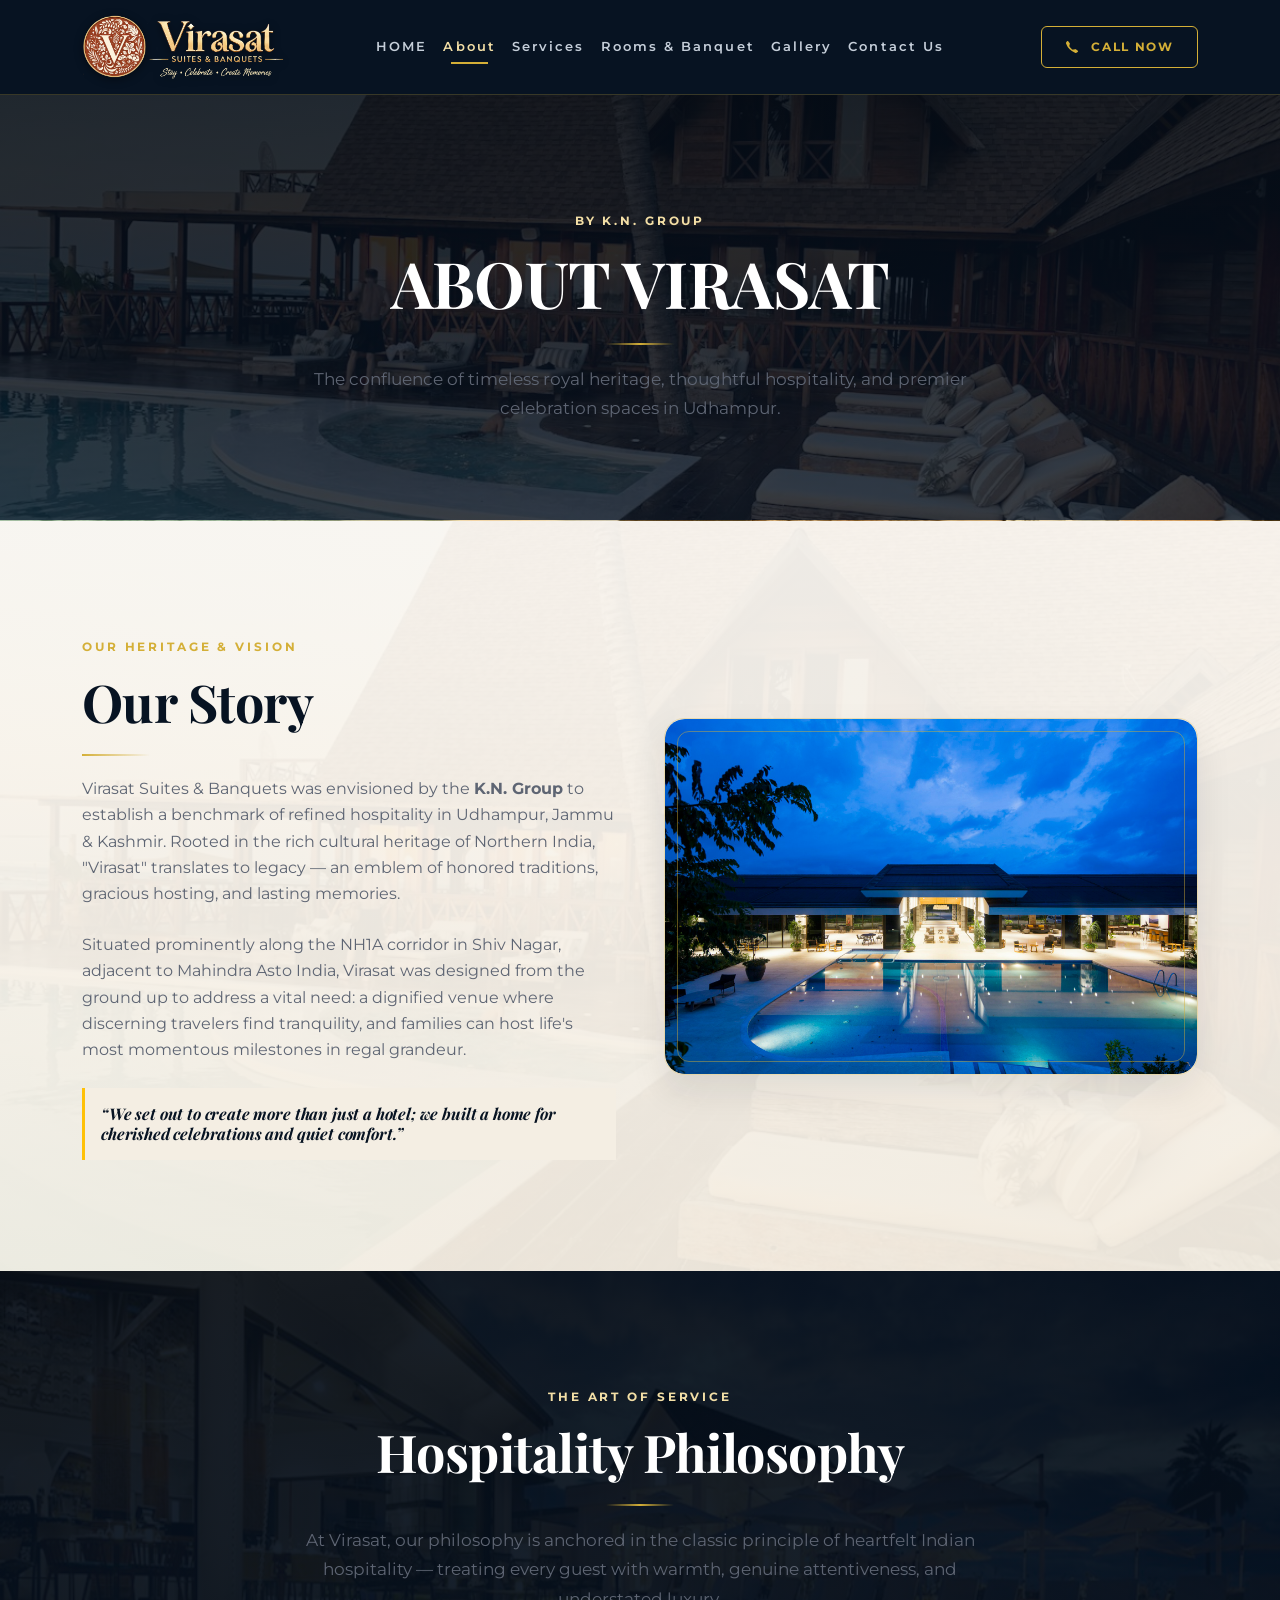
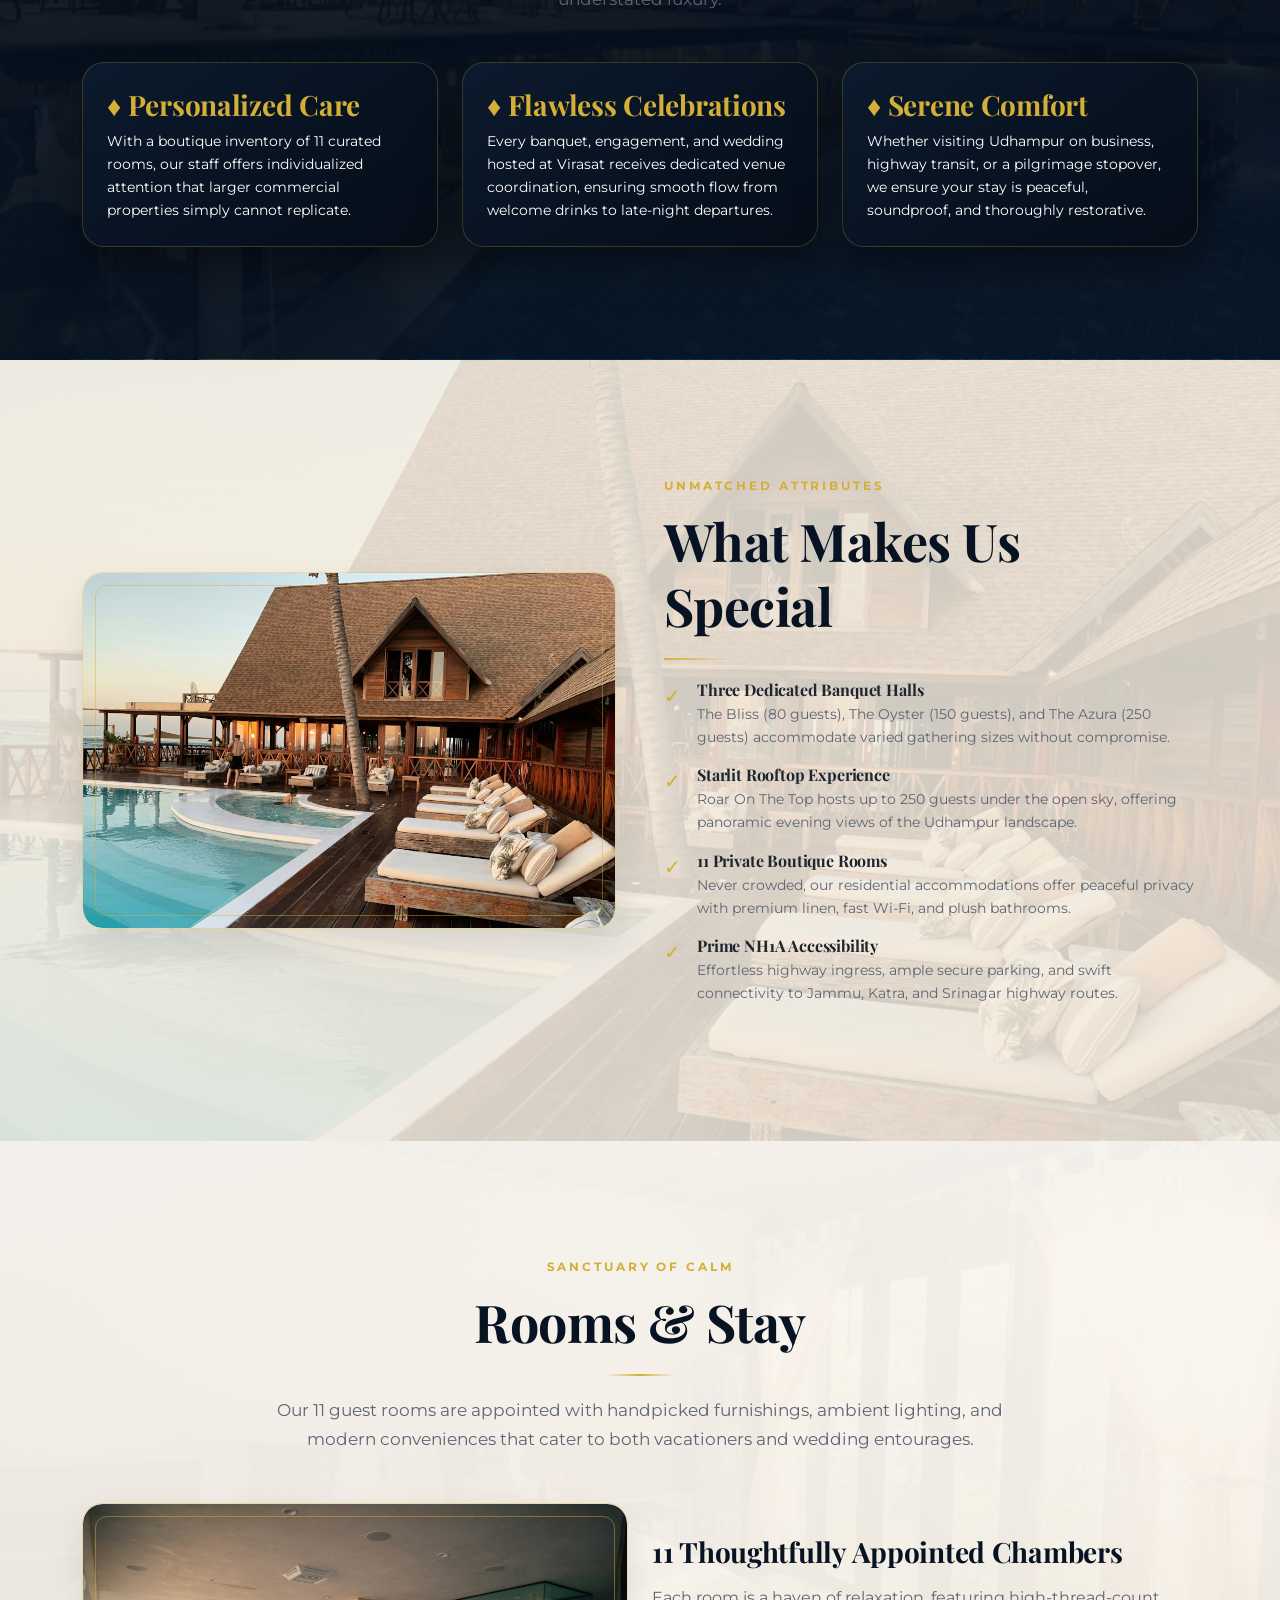
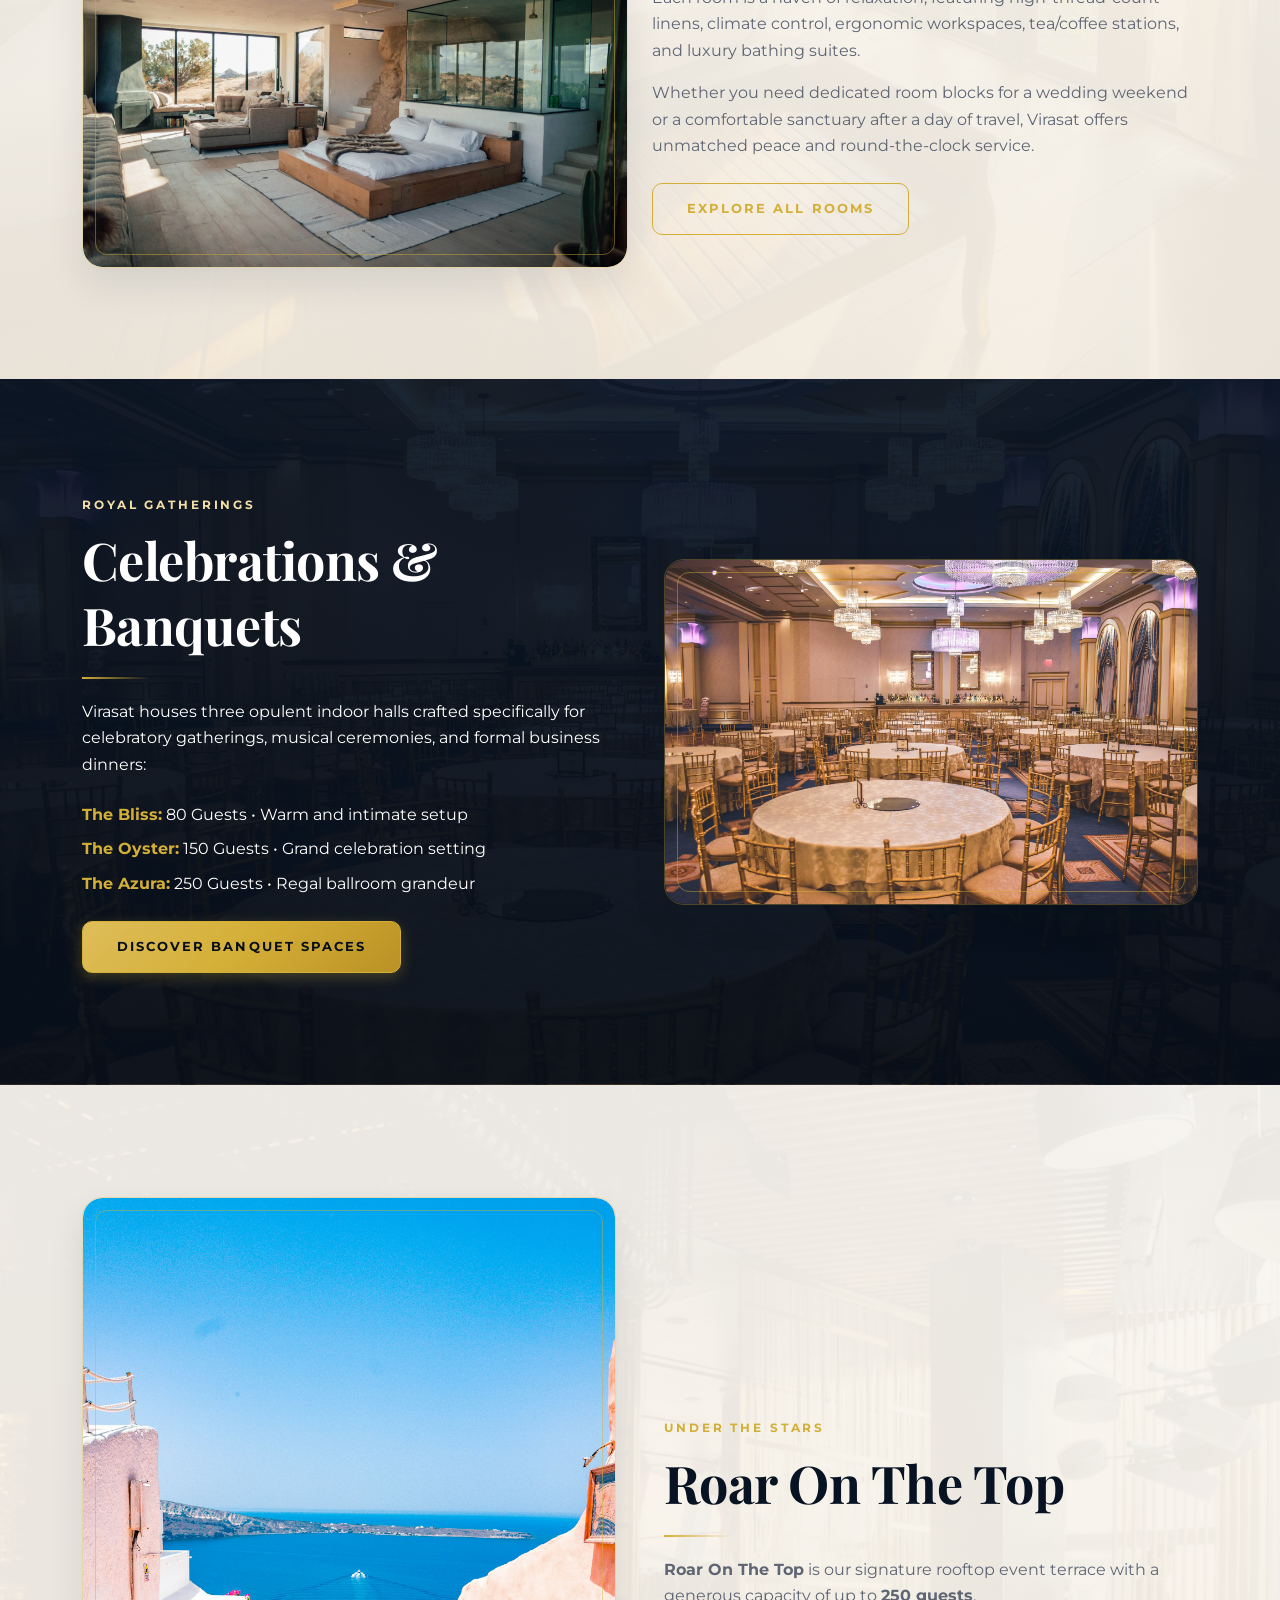
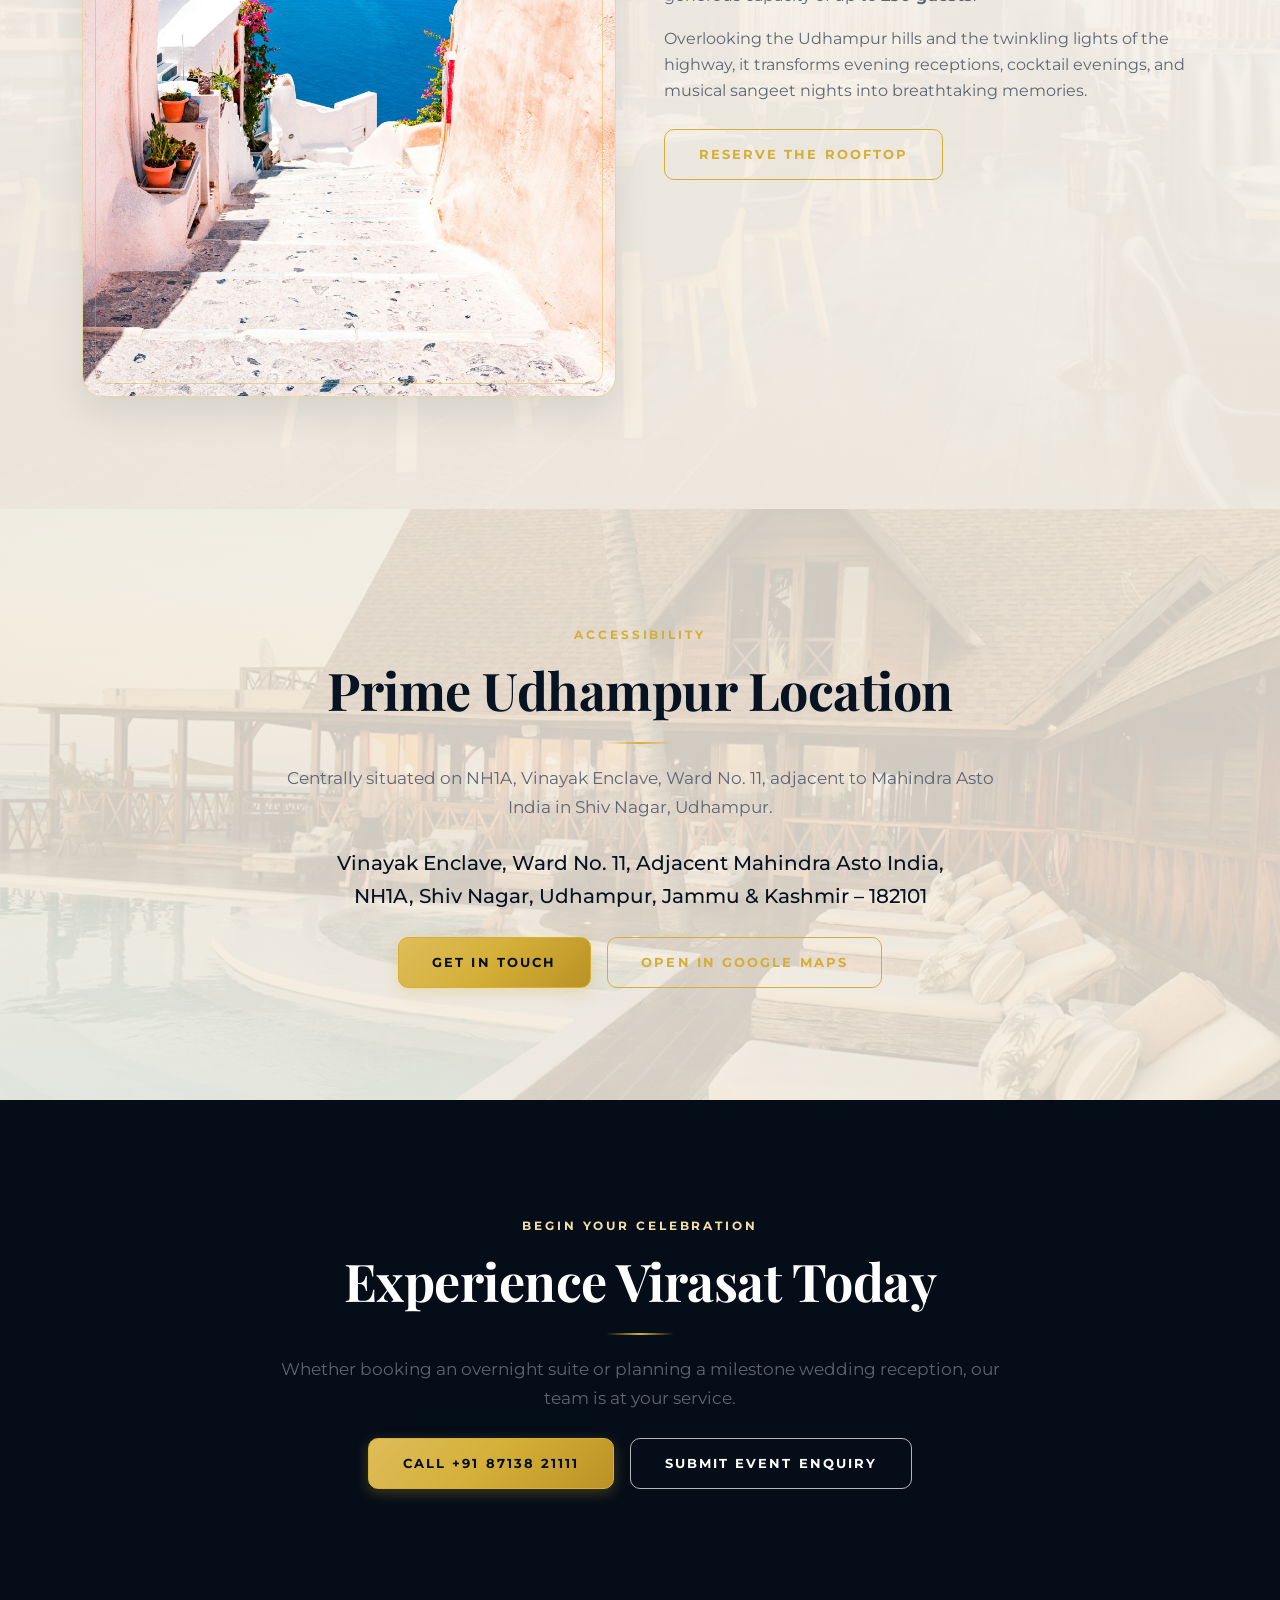
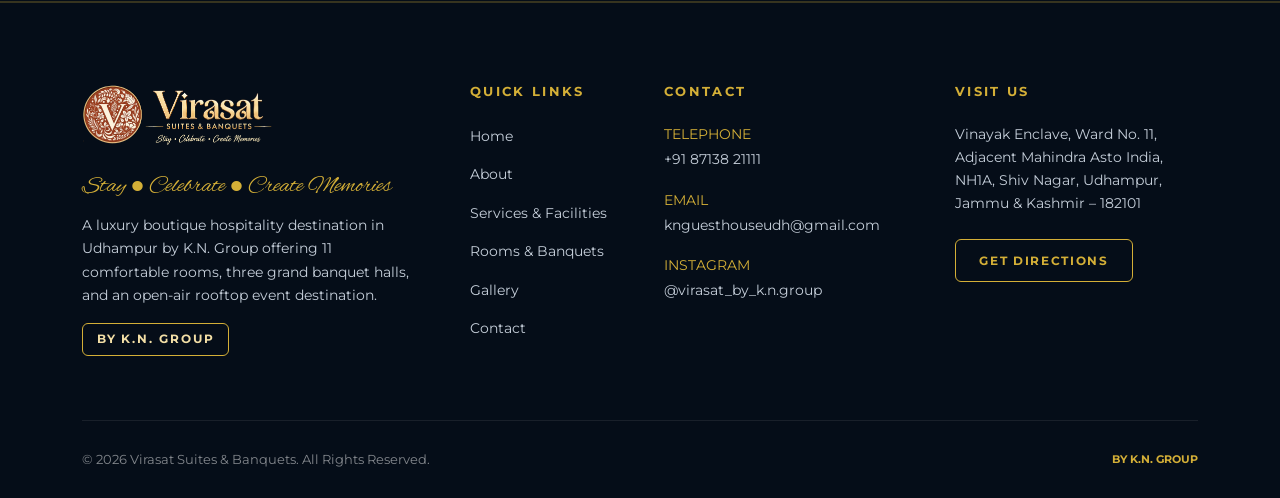
<file: about.html>
<!doctype html>
<html lang="en">
  <head>
    <meta charset="UTF-8" />
    <meta name="viewport" content="width=device-width, initial-scale=1.0" />
    <title>About Us | Virasat Suites &amp; Banquets Udhampur</title>
    <meta
      name="description"
      content="Learn about Virasat Suites &amp; Banquets by K.N. Group. A luxury boutique hotel and celebration venue in Udhampur, Jammu &amp; Kashmir."
    />
    <meta property="og:title" content="About Us | Virasat Suites &amp; Banquets Udhampur" />
    <meta
      property="og:description"
      content="Learn about Virasat Suites &amp; Banquets by K.N. Group. A luxury boutique hotel and celebration venue in Udhampur, Jammu &amp; Kashmir."
    />
    <meta property="og:type" content="website" />
    <meta name="twitter:card" content="summary_large_image" />

    <!-- Google Fonts -->
    <link rel="preconnect" href="https://fonts.googleapis.com" />
    <link rel="preconnect" href="https://fonts.gstatic.com" crossorigin />
    <link
      href="https://fonts.googleapis.com/css2?family=Alex+Brush&family=Montserrat:ital,wght@0,300;0,400;0,500;0,600;0,700;1,400&family=Playfair+Display:ital,wght@0,500;0,600;0,700;0,800;1,400&display=swap"
      rel="stylesheet"
    />

    <!-- Bootstrap 5.3 CSS -->
    <link
      href="https://cdn.jsdelivr.net/npm/bootstrap@5.3.3/dist/css/bootstrap.min.css"
      rel="stylesheet"
    />

    <!-- Custom Luxury Stylesheet -->
<link rel="icon" type="image/png" href="assets/images/favicon.png">
    <link rel="stylesheet" href="css/style.css" />
  </head>
  <body>
    <!-- GLOBAL LUXURY STICKY HEADER -->
    <header class="virasat-header">
    <nav class="navbar navbar-expand-lg py-2" aria-label="Main Navigation">
      <div class="container">
        <!-- Logo -->
        <a class="navbar-brand d-flex align-items-center" href="index.html">
          <img src="assets/images/logo.png" alt="Virasat Suites &amp; Banquets - BY K.N. GROUP"
            class="navbar-brand-logo" />
        </a>

        <!-- Mobile Hamburger Toggle -->
        <button class="navbar-toggler" type="button" data-bs-toggle="collapse" data-bs-target="#virasatNav"
          aria-controls="virasatNav" aria-expanded="false" aria-label="Toggle navigation">
          <span class="navbar-toggler-icon"></span>
        </button>

        <!-- Navigation Links -->
        <div class="collapse navbar-collapse justify-content-center" id="virasatNav">
          <ul class="navbar-nav align-items-lg-center me-lg-4 mb-3 mb-lg-0">
            <li class="nav-item">
              <a class="nav-link " aria-current="page" href="index.html">HOME</a>
            </li>
            <li class="nav-item">
              <a class="nav-link" href="about.html">About</a>
            </li>
            <li class="nav-item">
              <a class="nav-link" href="services.html">Services</a>
            </li>
            <li class="nav-item">
              <a class="nav-link" href="rooms-banquet.html">Rooms &amp; Banquet</a>
            </li>
            <li class="nav-item">
              <a class="nav-link" href="gallery.html">Gallery</a>
            </li>
            <li class="nav-item">
              <a class="nav-link" href="contact.html">Contact Us </a>
            </li>
          </ul>

          
        </div>
        <!-- Call Now Action -->
          <div class="nav-call-action">
            <a href="tel:+918713821111" class="btn-luxury btn-outline-gold btn-luxury-sm">
              <svg xmlns="http://www.w3.org/2000/svg" width="14" height="14" fill="currentColor" viewBox="0 0 16 16"
                aria-hidden="true" class="me-1">
                <path
                  d="M3.654 1.328a.678.678 0 0 0-1.015-.063L1.605 2.3c-.483.484-.661 1.169-.45 1.77a17.6 17.6 0 0 0 4.168 6.608 17.6 17.6 0 0 0 6.608 4.168c.601.211 1.286.033 1.77-.45l1.034-1.034a.678.678 0 0 0-.063-1.015l-2.307-1.794a.68.68 0 0 0-.58-.122l-2.19.547a1.75 1.75 0 0 1-1.657-.459L5.482 8.062a1.75 1.75 0 0 1-.46-1.657l.548-2.19a.68.68 0 0 0-.122-.58z" />
              </svg>
              CALL NOW  
            </a>
          </div>
      </div>
    </nav>
  </header>

    <main id="main-content">
      <!-- 1. SUBPAGE HERO -->
      <section
        class="subpage-hero text-center text-white"
        style="background-image: url('assets/images/about.jpg');"
        aria-label="About Virasat Hero"
      >
        <div class="subpage-hero-overlay"></div>
        <div class="container subpage-hero-content">
          <span class="eyebrow eyebrow-light">BY K.N. GROUP</span>
          <h1 class="display-3 font-serif fw-bold text-white mb-2">ABOUT VIRASAT</h1>
          <div class="gold-divider"></div>
          <p class="section-lead text-light-muted">
            The confluence of timeless royal heritage, thoughtful hospitality, and premier celebration spaces in Udhampur.
          </p>
        </div>
      </section>

      <!-- 2. OUR STORY -->
      <section class="section-padding bg-section-about-story" aria-labelledby="story-heading">
        <div class="container">
          <div class="row align-items-center g-5">
            <div class="col-lg-6 reveal">
              <span class="eyebrow">OUR HERITAGE &amp; VISION</span>
              <h2 id="story-heading" class="section-title text-start mb-3">Our Story</h2>
              <div class="gold-divider-left"></div>
              <p class="text-muted-custom mb-4">
                Virasat Suites &amp; Banquets was envisioned by the <strong>K.N. Group</strong> to establish a benchmark
                of refined hospitality in Udhampur, Jammu &amp; Kashmir. Rooted in the rich cultural heritage of Northern
                India, "Virasat" translates to legacy — an emblem of honored traditions, gracious hosting, and lasting memories.
              </p>
              <p class="text-muted-custom mb-4">
                Situated prominently along the NH1A corridor in Shiv Nagar, adjacent to Mahindra Asto India, Virasat was designed
                from the ground up to address a vital need: a dignified venue where discerning travelers find tranquility, and
                families can host life's most momentous milestones in regal grandeur.
              </p>
              <div class="p-3 border-start border-3 border-warning bg-ivory-warm">
                <p class="mb-0 font-serif fst-italic text-navy">
                  &ldquo;We set out to create more than just a hotel; we built a home for cherished celebrations and quiet comfort.&rdquo;
                </p>
              </div>
            </div>
            <div class="col-lg-6 reveal reveal-delay-1">
              <div class="luxury-image-frame">
                <img
                  src="assets/images/hero-1.jpg"
                  alt="Virasat Suites &amp; Banquets grand hotel exterior"
                  loading="lazy"
                />
              </div>
            </div>
          </div>
        </div>
      </section>

      <!-- 3. HOSPITALITY PHILOSOPHY -->
      <section class="section-padding bg-section-why text-white" aria-labelledby="philosophy-heading">
        <div class="container">
          <div class="text-center mb-5 reveal">
            <span class="eyebrow eyebrow-light">THE ART OF SERVICE</span>
            <h2 id="philosophy-heading" class="section-title text-white">Hospitality Philosophy</h2>
            <div class="gold-divider"></div>
            <p class="section-lead text-light-muted">
              At Virasat, our philosophy is anchored in the classic principle of heartfelt Indian hospitality — treating every
              guest with warmth, genuine attentiveness, and understated luxury.
            </p>
          </div>

          <div class="row g-4">
            <div class="col-md-4 reveal">
              <div class="stat-box text-start p-4">
                <div class="text-gold fs-3 font-serif mb-2">&diams; Personalized Care</div>
                <p class="small text-light-muted mb-0">
                  With a boutique inventory of 11 curated rooms, our staff offers individualized attention that larger commercial properties simply cannot replicate.
                </p>
              </div>
            </div>
            <div class="col-md-4 reveal reveal-delay-1">
              <div class="stat-box text-start p-4">
                <div class="text-gold fs-3 font-serif mb-2">&diams; Flawless Celebrations</div>
                <p class="small text-light-muted mb-0">
                  Every banquet, engagement, and wedding hosted at Virasat receives dedicated venue coordination, ensuring smooth flow from welcome drinks to late-night departures.
                </p>
              </div>
            </div>
            <div class="col-md-4 reveal reveal-delay-2">
              <div class="stat-box text-start p-4">
                <div class="text-gold fs-3 font-serif mb-2">&diams; Serene Comfort</div>
                <p class="small text-light-muted mb-0">
                  Whether visiting Udhampur on business, highway transit, or a pilgrimage stopover, we ensure your stay is peaceful, soundproof, and thoroughly restorative.
                </p>
              </div>
            </div>
          </div>
        </div>
      </section>

      <!-- 4. WHAT MAKES US SPECIAL -->
      <section class="section-padding bg-section-welcome" aria-labelledby="special-heading">
        <div class="container">
          <div class="row align-items-center g-5">
            <div class="col-lg-6 order-lg-2 reveal">
              <span class="eyebrow">UNMATCHED ATTRIBUTES</span>
              <h2 id="special-heading" class="section-title text-start mb-3">What Makes Us Special</h2>
              <div class="gold-divider-left"></div>
              <ul class="list-unstyled mb-4">
                <li class="d-flex align-items-start mb-3">
                  <span class="text-gold me-3 fs-5">&check;</span>
                  <div>
                    <h3 class="h6 fw-bold mb-1">Three Dedicated Banquet Halls</h3>
                    <p class="small text-muted-custom mb-0">The Bliss (80 guests), The Oyster (150 guests), and The Azura (250 guests) accommodate varied gathering sizes without compromise.</p>
                  </div>
                </li>
                <li class="d-flex align-items-start mb-3">
                  <span class="text-gold me-3 fs-5">&check;</span>
                  <div>
                    <h3 class="h6 fw-bold mb-1">Starlit Rooftop Experience</h3>
                    <p class="small text-muted-custom mb-0">Roar On The Top hosts up to 250 guests under the open sky, offering panoramic evening views of the Udhampur landscape.</p>
                  </div>
                </li>
                <li class="d-flex align-items-start mb-3">
                  <span class="text-gold me-3 fs-5">&check;</span>
                  <div>
                    <h3 class="h6 fw-bold mb-1">11 Private Boutique Rooms</h3>
                    <p class="small text-muted-custom mb-0">Never crowded, our residential accommodations offer peaceful privacy with premium linen, fast Wi-Fi, and plush bathrooms.</p>
                  </div>
                </li>
                <li class="d-flex align-items-start">
                  <span class="text-gold me-3 fs-5">&check;</span>
                  <div>
                    <h3 class="h6 fw-bold mb-1">Prime NH1A Accessibility</h3>
                    <p class="small text-muted-custom mb-0">Effortless highway ingress, ample secure parking, and swift connectivity to Jammu, Katra, and Srinagar highway routes.</p>
                  </div>
                </li>
              </ul>
            </div>
            <div class="col-lg-6 order-lg-1 reveal reveal-delay-1">
              <div class="luxury-image-frame">
                <img
                  src="assets/images/gallery-7.jpg"
                  alt="Virasat Suites elegant lobby reception"
                  loading="lazy"
                />
              </div>
            </div>
          </div>
        </div>
      </section>

      <!-- 5. ROOMS & STAY OVERVIEW -->
      <section class="section-padding bg-section-rooms" aria-labelledby="stay-overview-heading">
        <div class="container">
          <div class="text-center mb-5 reveal">
            <span class="eyebrow">SANCTUARY OF CALM</span>
            <h2 id="stay-overview-heading" class="section-title">Rooms &amp; Stay</h2>
            <div class="gold-divider"></div>
            <p class="section-lead">
              Our 11 guest rooms are appointed with handpicked furnishings, ambient lighting, and modern conveniences
              that cater to both vacationers and wedding entourages.
            </p>
          </div>

          <div class="row g-4 align-items-center">
            <div class="col-lg-6 reveal">
              <div class="luxury-image-frame">
                <img src="assets/images/hero-3.jpg" alt="Virasat suite bedroom interior" loading="lazy" />
              </div>
            </div>
            <div class="col-lg-6 reveal reveal-delay-1">
              <h3 class="font-serif mb-3">11 Thoughtfully Appointed Chambers</h3>
              <p class="text-muted-custom mb-3">
                Each room is a haven of relaxation, featuring high-thread-count linens, climate control, ergonomic workspaces,
                tea/coffee stations, and luxury bathing suites.
              </p>
              <p class="text-muted-custom mb-4">
                Whether you need dedicated room blocks for a wedding weekend or a comfortable sanctuary after a day of travel,
                Virasat offers unmatched peace and round-the-clock service.
              </p>
              <a href="rooms-banquet.html#rooms" class="btn-luxury btn-outline-gold">EXPLORE ALL ROOMS</a>
            </div>
          </div>
        </div>
      </section>

      <!-- 6. CELEBRATIONS & BANQUETS OVERVIEW -->
      <section class="section-padding bg-section-banquets text-white" aria-labelledby="banquets-overview-heading">
        <div class="container">
          <div class="row align-items-center g-5">
            <div class="col-lg-6 reveal">
              <span class="eyebrow eyebrow-light">ROYAL GATHERINGS</span>
              <h2 id="banquets-overview-heading" class="section-title text-white">Celebrations &amp; Banquets</h2>
              <div class="gold-divider-left"></div>
              <p class="text-light-muted mb-4">
                Virasat houses three opulent indoor halls crafted specifically for celebratory gatherings, musical ceremonies,
                and formal business dinners:
              </p>
              <ul class="list-unstyled text-light-muted mb-4">
                <li class="mb-2"><strong class="text-gold">The Bliss:</strong> 80 Guests &bull; Warm and intimate setup</li>
                <li class="mb-2"><strong class="text-gold">The Oyster:</strong> 150 Guests &bull; Grand celebration setting</li>
                <li class="mb-2"><strong class="text-gold">The Azura:</strong> 250 Guests &bull; Regal ballroom grandeur</li>
              </ul>
              <a href="rooms-banquet.html#banquets" class="btn-luxury btn-gold">DISCOVER BANQUET SPACES</a>
            </div>
            <div class="col-lg-6 reveal reveal-delay-1">
              <div class="luxury-image-frame">
                <img src="assets/images/hero-2.jpg" alt="Banquet celebration hall at Virasat" loading="lazy" />
              </div>
            </div>
          </div>
        </div>
      </section>

      <!-- 7. ROOFTOP EXPERIENCE -->
      <section class="section-padding bg-section-services-showcase" aria-labelledby="rooftop-about-heading">
        <div class="container">
          <div class="row align-items-center g-5">
            <div class="col-lg-6 order-lg-2 reveal">
              <span class="eyebrow">UNDER THE STARS</span>
              <h2 id="rooftop-about-heading" class="section-title text-start mb-3">Roar On The Top</h2>
              <div class="gold-divider-left"></div>
              <p class="text-muted-custom mb-3">
                <strong>Roar On The Top</strong> is our signature rooftop event terrace with a generous capacity of up to
                <strong>250 guests</strong>.
              </p>
              <p class="text-muted-custom mb-4">
                Overlooking the Udhampur hills and the twinkling lights of the highway, it transforms evening receptions,
                cocktail evenings, and musical sangeet nights into breathtaking memories.
              </p>
              <a href="contact.html?space=rooftop" class="btn-luxury btn-outline-gold">RESERVE THE ROOFTOP</a>
            </div>
            <div class="col-lg-6 order-lg-1 reveal reveal-delay-1">
              <div class="luxury-image-frame">
                <img src="assets/images/rooftop.jpg" alt="Roar On The Top rooftop celebration terrace" loading="lazy" />
              </div>
            </div>
          </div>
        </div>
      </section>

      <!-- 8. LOCATION -->
      <section class="section-padding bg-section-welcome" aria-labelledby="location-heading">
        <div class="container text-center reveal">
          <span class="eyebrow">ACCESSIBILITY</span>
          <h2 id="location-heading" class="section-title">Prime Udhampur Location</h2>
          <div class="gold-divider"></div>
          <p class="section-lead mb-4">
            Centrally situated on NH1A, Vinayak Enclave, Ward No. 11, adjacent to Mahindra Asto India in Shiv Nagar, Udhampur.
          </p>
          <address class="not-italic fs-5 text-navy fw-medium mb-4">
            Vinayak Enclave, Ward No. 11, Adjacent Mahindra Asto India,<br />
            NH1A, Shiv Nagar, Udhampur, Jammu &amp; Kashmir – 182101
          </address>
          <div class="d-flex justify-content-center gap-3 flex-wrap">
            <a href="contact.html" class="btn-luxury btn-gold">GET IN TOUCH</a>
            <a
              href="https://maps.google.com/?q=Vinayak+Enclave+Ward+No+11+NH1A+Udhampur+Jammu+Kashmir"
              target="_blank"
              rel="noopener noreferrer"
              class="btn-luxury btn-outline-gold"
            >
              OPEN IN GOOGLE MAPS
            </a>
          </div>
        </div>
      </section>

      <!-- 9. CTA -->
      <section class="section-padding bg-navy-deep text-center text-white" aria-labelledby="about-cta-heading">
        <div class="container reveal">
          <span class="eyebrow eyebrow-light">BEGIN YOUR CELEBRATION</span>
          <h2 id="about-cta-heading" class="section-title text-white">Experience Virasat Today</h2>
          <div class="gold-divider"></div>
          <p class="section-lead text-light-muted mb-4">
            Whether booking an overnight suite or planning a milestone wedding reception, our team is at your service.
          </p>
          <div class="d-flex justify-content-center gap-3 flex-wrap">
            <a href="tel:8713821111" class="btn-luxury btn-gold">CALL +91 87138 21111</a>
            <a href="contact.html" class="btn-luxury btn-outline-white">SUBMIT EVENT ENQUIRY</a>
          </div>
        </div>
      </section>
    </main>

    <!-- GLOBAL LUXURY FOOTER -->
    <footer class="virasat-footer">
      <div class="container">
        <div class="row g-5">
          <div class="col-lg-4 col-md-6">
            <img src="assets/images/logo.png" alt="Virasat Suites &amp; Banquets" class="footer-logo" />
            <p class="font-script fs-4 text-gold mb-2">Stay &bull; Celebrate &bull; Create Memories</p>
            <p class="small text-light-muted">
              A luxury boutique hospitality destination in Udhampur by K.N. Group offering 11 comfortable rooms,
              three grand banquet halls, and an open-air rooftop event destination.
            </p>
            <div class="mt-3">
              <span class="group-badge">BY K.N. GROUP</span>
            </div>
          </div>

          <div class="col-lg-2 col-md-6">
            <h4 class="footer-heading">QUICK LINKS</h4>
            <ul class="footer-links">
              <li><a href="index.html">Home</a></li>
              <li><a href="about.html">About</a></li>
              <li><a href="services.html">Services &amp; Facilities</a></li>
              <li><a href="rooms-banquet.html">Rooms &amp; Banquets</a></li>
              <li><a href="gallery.html">Gallery</a></li>
              <li><a href="contact.html">Contact</a></li>
            </ul>
          </div>

          <div class="col-lg-3 col-md-6">
            <h4 class="footer-heading">CONTACT</h4>
            <ul class="footer-links">
              <li class="mb-3">
                <span class="d-block small text-gold">TELEPHONE</span>
                <a href="tel:8713821111">+91 87138 21111</a>
              </li>
              <li class="mb-3">
                <span class="d-block small text-gold">EMAIL</span>
                <a href="mailto:knguesthouseudh@gmail.com">knguesthouseudh@gmail.com</a>
              </li>
              <li>
                <span class="d-block small text-gold">INSTAGRAM</span>
                <a href="https://www.instagram.com/virasat_by_k.n.group" target="_blank" rel="noopener noreferrer">
                  @virasat_by_k.n.group
                </a>
              </li>
            </ul>
          </div>

          <div class="col-lg-3 col-md-6">
            <h4 class="footer-heading">VISIT US</h4>
            <address class="small text-light-muted mb-3 not-italic">
              Vinayak Enclave, Ward No. 11,<br />
              Adjacent Mahindra Asto India,<br />
              NH1A, Shiv Nagar, Udhampur,<br />
              Jammu &amp; Kashmir – 182101
            </address>
            <a href="contact.html#map" class="btn-luxury btn-outline-gold btn-luxury-sm d-inline-block mt-2">
              GET DIRECTIONS
            </a>
          </div>
        </div>

        <div class="footer-bottom d-flex flex-column flex-md-row justify-content-between align-items-center gap-3">
          <div>&copy; 2026 Virasat Suites &amp; Banquets. All Rights Reserved.</div>
          <div class="text-gold small fw-bold">BY K.N. GROUP</div>
        </div>
      </div>
    </footer>

    <script src="https://cdn.jsdelivr.net/npm/bootstrap@5.3.3/dist/js/bootstrap.bundle.min.js"></script>
    <script src="js/main.js"></script>
  </body>
</html>
</file>
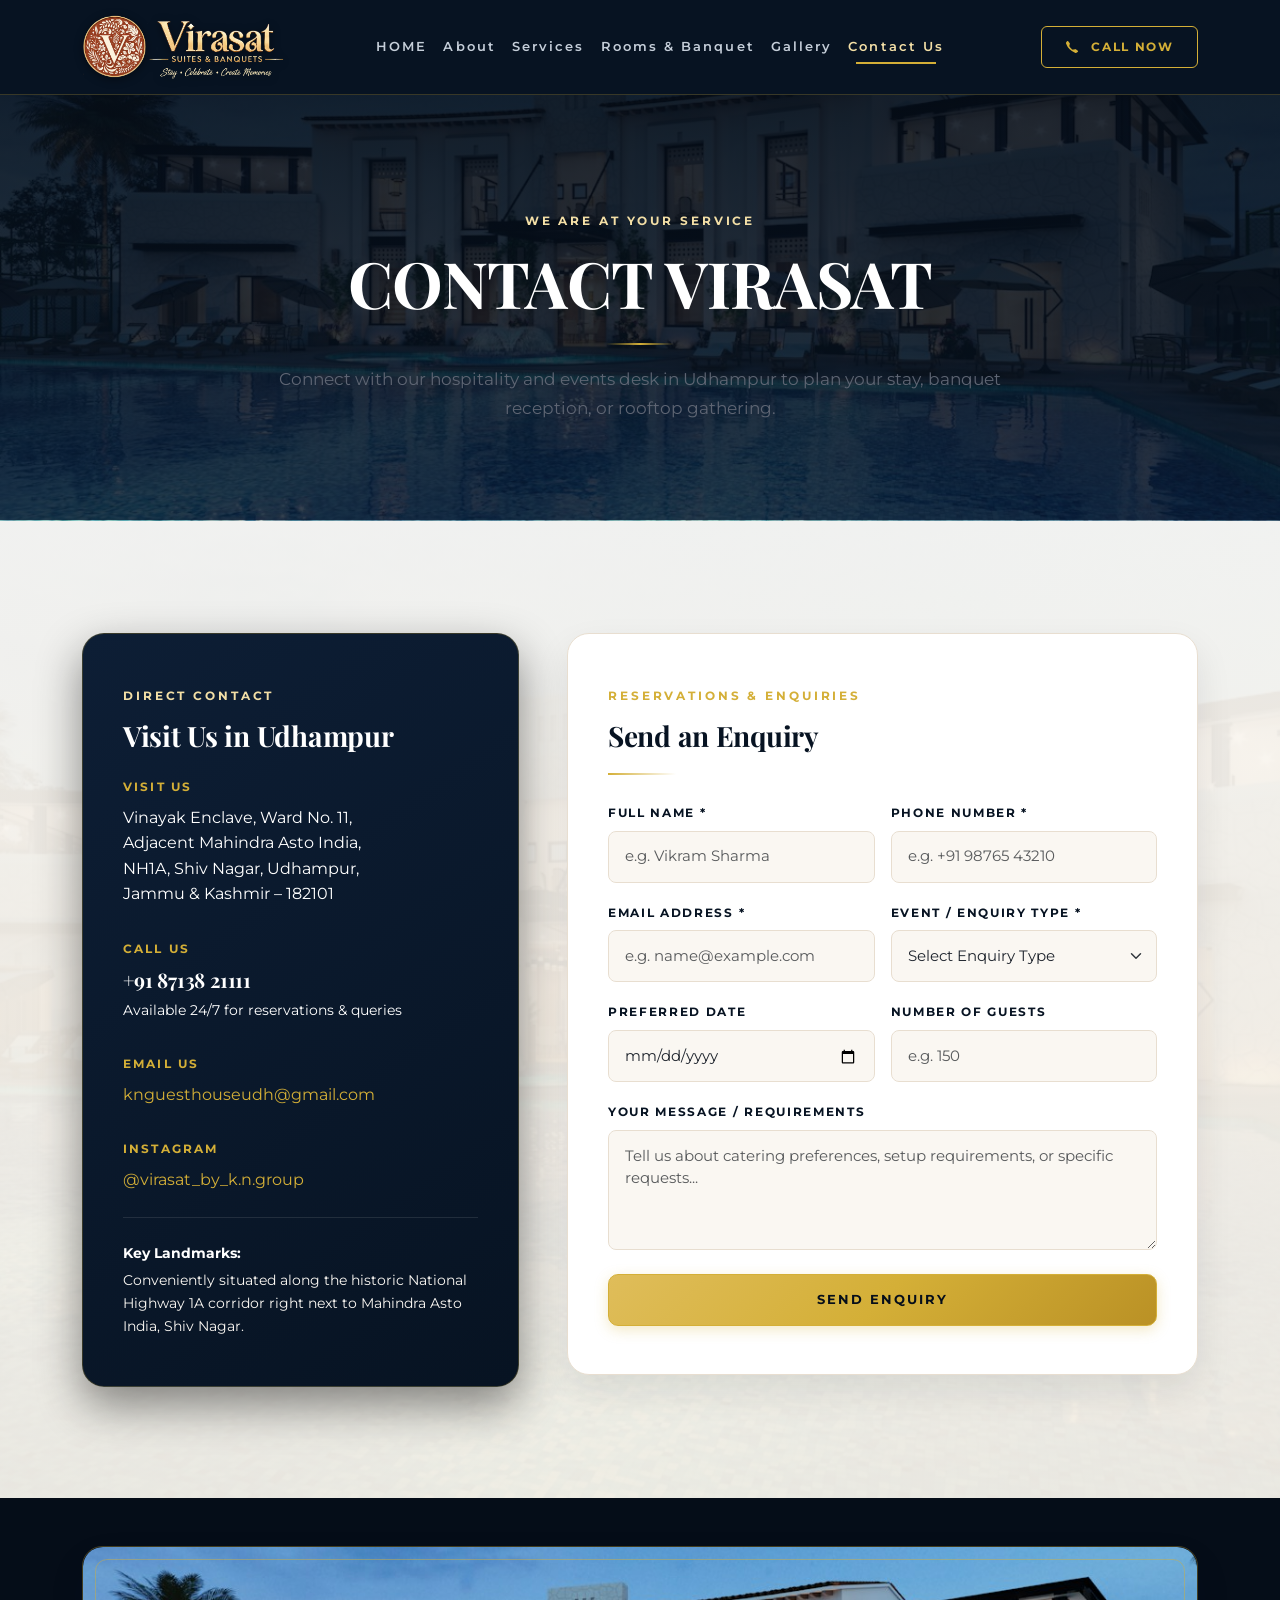
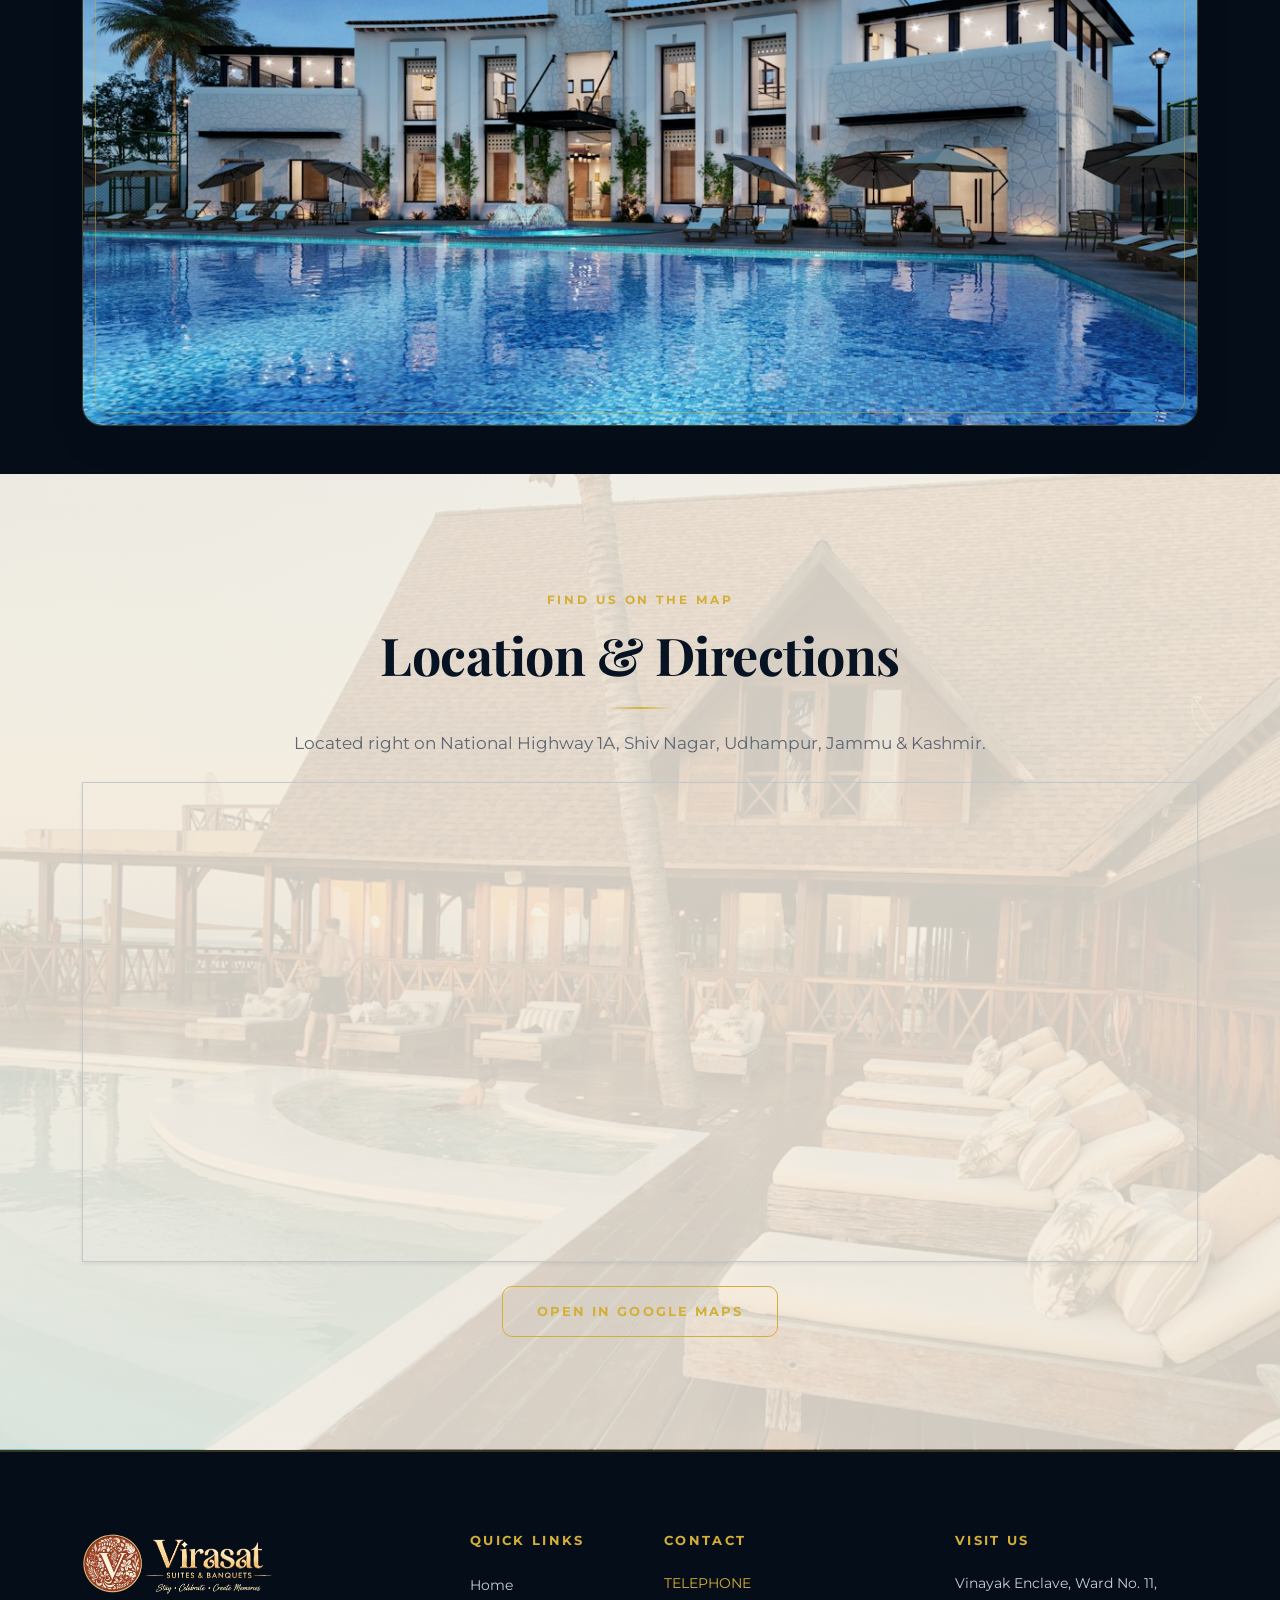
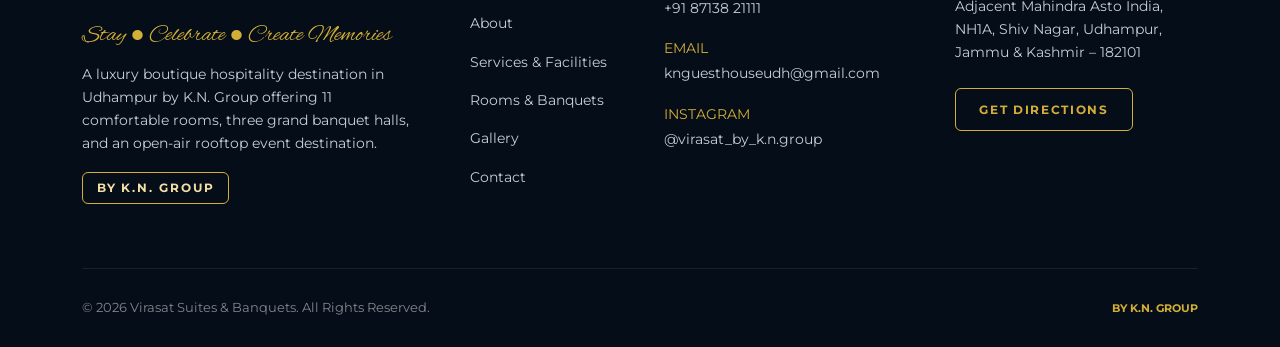
<file: contact.html>
<!doctype html>
<html lang="en">
  <head>
    <meta charset="UTF-8" />
    <meta name="viewport" content="width=device-width, initial-scale=1.0" />
    <title>Contact Us | Virasat Suites &amp; Banquets Udhampur</title>
    <meta
      name="description"
      content="Get in touch with Virasat Suites &amp; Banquets in Udhampur. Book your room or enquire about banquet spaces, weddings, and rooftop events."
    />
    <meta property="og:title" content="Contact Us | Virasat Suites &amp; Banquets Udhampur" />
    <meta
      property="og:description"
      content="Get in touch with Virasat Suites &amp; Banquets in Udhampur. Book your room or enquire about banquet spaces, weddings, and rooftop events."
    />
    <meta property="og:type" content="website" />
    <meta name="twitter:card" content="summary_large_image" />

    <!-- Google Fonts -->
    <link rel="preconnect" href="https://fonts.googleapis.com" />
    <link rel="preconnect" href="https://fonts.gstatic.com" crossorigin />
    <link
      href="https://fonts.googleapis.com/css2?family=Alex+Brush&family=Montserrat:ital,wght@0,300;0,400;0,500;0,600;0,700;1,400&family=Playfair+Display:ital,wght@0,500;0,600;0,700;0,800;1,400&display=swap"
      rel="stylesheet"
    />

    <!-- Bootstrap 5.3 CSS -->
    <link
      href="https://cdn.jsdelivr.net/npm/bootstrap@5.3.3/dist/css/bootstrap.min.css"
      rel="stylesheet"
    />

    <!-- Custom Luxury Stylesheet -->
<link rel="icon" type="image/png" href="assets/images/favicon.png">
    <link rel="stylesheet" href="css/style.css" />
  </head>
  <body>
    <!-- GLOBAL LUXURY STICKY HEADER -->
    <header class="virasat-header">
    <nav class="navbar navbar-expand-lg py-2" aria-label="Main Navigation">
      <div class="container">
        <!-- Logo -->
        <a class="navbar-brand d-flex align-items-center" href="index.html">
          <img src="assets/images/logo.png" alt="Virasat Suites &amp; Banquets - BY K.N. GROUP"
            class="navbar-brand-logo" />
        </a>

        <!-- Mobile Hamburger Toggle -->
        <button class="navbar-toggler" type="button" data-bs-toggle="collapse" data-bs-target="#virasatNav"
          aria-controls="virasatNav" aria-expanded="false" aria-label="Toggle navigation">
          <span class="navbar-toggler-icon"></span>
        </button>

        <!-- Navigation Links -->
        <div class="collapse navbar-collapse justify-content-center" id="virasatNav">
          <ul class="navbar-nav align-items-lg-center me-lg-4 mb-3 mb-lg-0">
            <li class="nav-item">
              <a class="nav-link " aria-current="page" href="index.html">HOME</a>
            </li>
            <li class="nav-item">
              <a class="nav-link" href="about.html">About</a>
            </li>
            <li class="nav-item">
              <a class="nav-link" href="services.html">Services</a>
            </li>
            <li class="nav-item">
              <a class="nav-link" href="rooms-banquet.html">Rooms &amp; Banquet</a>
            </li>
            <li class="nav-item">
              <a class="nav-link" href="gallery.html">Gallery</a>
            </li>
            <li class="nav-item">
              <a class="nav-link" href="contact.html">Contact Us </a>
            </li>
          </ul>

          
        </div>
        <!-- Call Now Action -->
          <div class="nav-call-action">
            <a href="tel:+918713821111" class="btn-luxury btn-outline-gold btn-luxury-sm">
              <svg xmlns="http://www.w3.org/2000/svg" width="14" height="14" fill="currentColor" viewBox="0 0 16 16"
                aria-hidden="true" class="me-1">
                <path
                  d="M3.654 1.328a.678.678 0 0 0-1.015-.063L1.605 2.3c-.483.484-.661 1.169-.45 1.77a17.6 17.6 0 0 0 4.168 6.608 17.6 17.6 0 0 0 6.608 4.168c.601.211 1.286.033 1.77-.45l1.034-1.034a.678.678 0 0 0-.063-1.015l-2.307-1.794a.68.68 0 0 0-.58-.122l-2.19.547a1.75 1.75 0 0 1-1.657-.459L5.482 8.062a1.75 1.75 0 0 1-.46-1.657l.548-2.19a.68.68 0 0 0-.122-.58z" />
              </svg>
              CALL NOW  
            </a>
          </div>
      </div>
    </nav>
  </header>

    <main id="main-content">
      <!-- SUBPAGE HERO -->
      <section
        class="subpage-hero text-center text-white"
        style="background-image: url('assets/images/contact.jpg');"
        aria-label="Contact Us Hero"
      >
        <div class="subpage-hero-overlay"></div>
        <div class="container subpage-hero-content">
          <span class="eyebrow eyebrow-light">WE ARE AT YOUR SERVICE</span>
          <h1 class="display-3 font-serif fw-bold text-white mb-2">CONTACT VIRASAT</h1>
          <div class="gold-divider"></div>
          <p class="section-lead text-light-muted">
            Connect with our hospitality and events desk in Udhampur to plan your stay, banquet reception, or rooftop gathering.
          </p>
        </div>
      </section>

      <!-- TWO-COLUMN CONTACT & ENQUIRY SECTION -->
      <section class="section-padding bg-section-contact-bg" aria-labelledby="contact-heading">
        <div class="container">
          <div class="row g-5 align-items-stretch">
            <!-- LEFT COLUMN: Contact Details -->
            <div class="col-lg-5 reveal">
              <div class="contact-info-card">
                <span class="eyebrow eyebrow-light">DIRECT CONTACT</span>
                <h2 id="contact-heading" class="h3 font-serif text-white mb-4">
                  Visit Us in Udhampur
                </h2>

                <div class="contact-info-group">
                  <div class="contact-info-label">VISIT US</div>
                  <div class="contact-info-value">
                    Vinayak Enclave, Ward No. 11,<br />
                    Adjacent Mahindra Asto India,<br />
                    NH1A, Shiv Nagar, Udhampur,<br />
                    Jammu &amp; Kashmir – 182101
                  </div>
                </div>

                <div class="contact-info-group">
                  <div class="contact-info-label">CALL US</div>
                  <div class="contact-info-value">
                    <a href="tel:8713821111" class="text-white text-decoration-none fs-5 font-serif">
                      +91 87138 21111
                    </a>
                    <div class="small text-light-muted mt-1">Available 24/7 for reservations &amp; queries</div>
                  </div>
                </div>

                <div class="contact-info-group">
                  <div class="contact-info-label">EMAIL US</div>
                  <div class="contact-info-value">
                    <a href="mailto:knguesthouseudh@gmail.com" class="text-gold text-decoration-none">
                      knguesthouseudh@gmail.com
                    </a>
                  </div>
                </div>

                <div class="contact-info-group mb-0">
                  <div class="contact-info-label">INSTAGRAM</div>
                  <div class="contact-info-value">
                    <a
                      href="https://www.instagram.com/virasat_by_k.n.group"
                      target="_blank"
                      rel="noopener noreferrer"
                      class="text-gold text-decoration-none"
                    >
                      @virasat_by_k.n.group
                    </a>
                  </div>
                </div>

                <hr class="border-secondary my-4" />

                <div class="small text-light-muted">
                  <strong class="text-white d-block mb-1">Key Landmarks:</strong>
                  Conveniently situated along the historic National Highway 1A corridor right next to Mahindra Asto India, Shiv Nagar.
                </div>
              </div>
            </div>

            <!-- RIGHT COLUMN: Premium Enquiry Form -->
            <div class="col-lg-7 reveal reveal-delay-1">
              <div class="contact-form-wrap">
                <span class="eyebrow">RESERVATIONS &amp; ENQUIRIES</span>
                <h2 class="h3 font-serif mb-3">Send an Enquiry</h2>
                <div class="gold-divider-left mb-4"></div>

                <!-- Form feedback alert banner -->
                <div id="formSuccessAlert" class="alert alert-success d-none mb-4" role="alert">
                  <h4 class="alert-heading font-serif fs-5 mb-1">Thank You! Your Enquiry Has Been Received.</h4>
                  <p class="mb-0 small">
                    A representative from Virasat Suites &amp; Banquets will contact you shortly at your registered phone or email.
                  </p>
                </div>

                <!--
                  ==================================================================
                  BACKEND INTEGRATION NOTE:
                  To connect this form to a backend service (e.g. Node/Express,
                  Formspree, or SMTP mailer), attach action="/api/enquiry" method="POST"
                  or hook into the submit listener in js/main.js with a fetch() call.
                  ==================================================================
                -->
                <form id="enquiryForm" novalidate>
                  <div class="row g-3">
                    <!-- Full Name -->
                    <div class="col-md-6">
                      <label for="fullName" class="form-label form-label-luxury">Full Name *</label>
                      <input
                        type="text"
                        class="form-control form-control-luxury"
                        id="fullName"
                        name="fullName"
                        placeholder="e.g. Vikram Sharma"
                        required
                      />
                      <div class="invalid-feedback">Please enter your full name.</div>
                    </div>

                    <!-- Phone Number -->
                    <div class="col-md-6">
                      <label for="phoneNumber" class="form-label form-label-luxury">Phone Number *</label>
                      <input
                        type="tel"
                        class="form-control form-control-luxury"
                        id="phoneNumber"
                        name="phoneNumber"
                        placeholder="e.g. +91 98765 43210"
                        required
                      />
                      <div class="invalid-feedback">Please provide a valid contact number.</div>
                    </div>

                    <!-- Email Address -->
                    <div class="col-md-6">
                      <label for="emailAddress" class="form-label form-label-luxury">Email Address *</label>
                      <input
                        type="email"
                        class="form-control form-control-luxury"
                        id="emailAddress"
                        name="emailAddress"
                        placeholder="e.g. name@example.com"
                        required
                      />
                      <div class="invalid-feedback">Please enter a valid email address.</div>
                    </div>

                    <!-- Event / Enquiry Type -->
                    <div class="col-md-6">
                      <label for="enquiryType" class="form-label form-label-luxury">Event / Enquiry Type *</label>
                      <select class="form-select form-control-luxury" id="enquiryType" name="enquiryType" required>
                        <option value="" disabled selected>Select Enquiry Type</option>
                        <option value="Room Booking">Room Booking (11 Rooms)</option>
                        <option value="The Bliss">The Bliss (Capacity: 80 Guests)</option>
                        <option value="The Oyster">The Oyster (Capacity: 150 Guests)</option>
                        <option value="The Azura">The Azura (Capacity: 250 Guests)</option>
                        <option value="Roar On The Top">Roar On The Top (Capacity: 250 Guests)</option>
                        <option value="Wedding / Reception">Wedding / Grand Reception</option>
                        <option value="Corporate Event">Corporate Conference / Seminar</option>
                        <option value="Other Celebration">Other Celebration / Family Gathering</option>
                      </select>
                      <div class="invalid-feedback">Please select an enquiry category.</div>
                    </div>

                    <!-- Preferred Date -->
                    <div class="col-md-6">
                      <label for="preferredDate" class="form-label form-label-luxury">Preferred Date</label>
                      <input
                        type="date"
                        class="form-control form-control-luxury"
                        id="preferredDate"
                        name="preferredDate"
                      />
                    </div>

                    <!-- Number of Guests -->
                    <div class="col-md-6">
                      <label for="guestCount" class="form-label form-label-luxury">Number of Guests</label>
                      <input
                        type="number"
                        min="1"
                        max="1000"
                        class="form-control form-control-luxury"
                        id="guestCount"
                        name="guestCount"
                        placeholder="e.g. 150"
                      />
                    </div>

                    <!-- Message -->
                    <div class="col-12">
                      <label for="message" class="form-label form-label-luxury">Your Message / Requirements</label>
                      <textarea
                        class="form-control form-control-luxury"
                        id="message"
                        name="message"
                        rows="4"
                        placeholder="Tell us about catering preferences, setup requirements, or specific requests..."
                      ></textarea>
                    </div>

                    <!-- Submit Button -->
                    <div class="col-12 mt-4">
                      <button type="submit" class="btn-luxury btn-gold w-100">
                        SEND ENQUIRY
                      </button>
                    </div>
                  </div>
                </form>
              </div>
            </div>
          </div>
        </div>
      </section>

      <!-- LARGE HOTEL / LOCATION IMAGE -->
      <section class="bg-navy-deep py-5" aria-label="Property Overview">
        <div class="container">
          <div class="luxury-image-frame reveal" style="max-height: 480px;">
            <img
              src="assets/images/contact.jpg"
              alt="Virasat hospitality entrance and front concierge"
              style="max-height: 480px; width: 100%; object-fit: cover;"
              loading="lazy"
            />
          </div>
        </div>
      </section>

      <!-- GOOGLE MAPS SECTION -->
      <section id="map" class="section-padding bg-section-welcome" aria-labelledby="map-heading">
        <div class="container text-center reveal">
          <span class="eyebrow">FIND US ON THE MAP</span>
          <h2 id="map-heading" class="section-title">Location &amp; Directions</h2>
          <div class="gold-divider"></div>
          <p class="section-lead mb-4">
            Located right on National Highway 1A, Shiv Nagar, Udhampur, Jammu &amp; Kashmir.
          </p>

          <!-- Interactive Google Maps Embed with fallback -->
          <div class="ratio ratio-21x9 shadow-sm border border-secondary-subtle mb-4" style="min-height: 380px;">
            <iframe
              src="https://maps.google.com/maps?q=Vinayak+Enclave+Ward+No+11+NH1A+Shiv+Nagar+Udhampur+Jammu+Kashmir&t=&z=15&ie=UTF8&iwloc=&output=embed"
              title="Virasat Suites &amp; Banquets Map Location"
              style="border:0;"
              allowfullscreen=""
              loading="lazy"
              referrerpolicy="no-referrer-when-downgrade"
            ></iframe>
          </div>

          <div>
            <a
              href="https://maps.google.com/?q=Vinayak+Enclave+Ward+No+11+NH1A+Shiv+Nagar+Udhampur+Jammu+Kashmir"
              target="_blank"
              rel="noopener noreferrer"
              class="btn-luxury btn-outline-gold"
            >
              OPEN IN GOOGLE MAPS
            </a>
          </div>
        </div>
      </section>
    </main>

    <!-- GLOBAL LUXURY FOOTER -->
    <footer class="virasat-footer">
      <div class="container">
        <div class="row g-5">
          <div class="col-lg-4 col-md-6">
            <img src="assets/images/logo.png" alt="Virasat Suites &amp; Banquets" class="footer-logo" />
            <p class="font-script fs-4 text-gold mb-2">Stay &bull; Celebrate &bull; Create Memories</p>
            <p class="small text-light-muted">
              A luxury boutique hospitality destination in Udhampur by K.N. Group offering 11 comfortable rooms,
              three grand banquet halls, and an open-air rooftop event destination.
            </p>
            <div class="mt-3">
              <span class="group-badge">BY K.N. GROUP</span>
            </div>
          </div>

          <div class="col-lg-2 col-md-6">
            <h4 class="footer-heading">QUICK LINKS</h4>
            <ul class="footer-links">
              <li><a href="index.html">Home</a></li>
              <li><a href="about.html">About</a></li>
              <li><a href="services.html">Services &amp; Facilities</a></li>
              <li><a href="rooms-banquet.html">Rooms &amp; Banquets</a></li>
              <li><a href="gallery.html">Gallery</a></li>
              <li><a href="contact.html">Contact</a></li>
            </ul>
          </div>

          <div class="col-lg-3 col-md-6">
            <h4 class="footer-heading">CONTACT</h4>
            <ul class="footer-links">
              <li class="mb-3">
                <span class="d-block small text-gold">TELEPHONE</span>
                <a href="tel:8713821111">+91 87138 21111</a>
              </li>
              <li class="mb-3">
                <span class="d-block small text-gold">EMAIL</span>
                <a href="mailto:knguesthouseudh@gmail.com">knguesthouseudh@gmail.com</a>
              </li>
              <li>
                <span class="d-block small text-gold">INSTAGRAM</span>
                <a href="https://www.instagram.com/virasat_by_k.n.group" target="_blank" rel="noopener noreferrer">
                  @virasat_by_k.n.group
                </a>
              </li>
            </ul>
          </div>

          <div class="col-lg-3 col-md-6">
            <h4 class="footer-heading">VISIT US</h4>
            <address class="small text-light-muted mb-3 not-italic">
              Vinayak Enclave, Ward No. 11,<br />
              Adjacent Mahindra Asto India,<br />
              NH1A, Shiv Nagar, Udhampur,<br />
              Jammu &amp; Kashmir – 182101
            </address>
            <a href="contact.html#map" class="btn-luxury btn-outline-gold btn-luxury-sm d-inline-block mt-2">
              GET DIRECTIONS
            </a>
          </div>
        </div>

        <div class="footer-bottom d-flex flex-column flex-md-row justify-content-between align-items-center gap-3">
          <div>&copy; 2026 Virasat Suites &amp; Banquets. All Rights Reserved.</div>
          <div class="text-gold small fw-bold">BY K.N. GROUP</div>
        </div>
      </div>
    </footer>

    <script src="https://cdn.jsdelivr.net/npm/bootstrap@5.3.3/dist/js/bootstrap.bundle.min.js"></script>
    <script src="js/main.js"></script>
  </body>
</html>
</file>
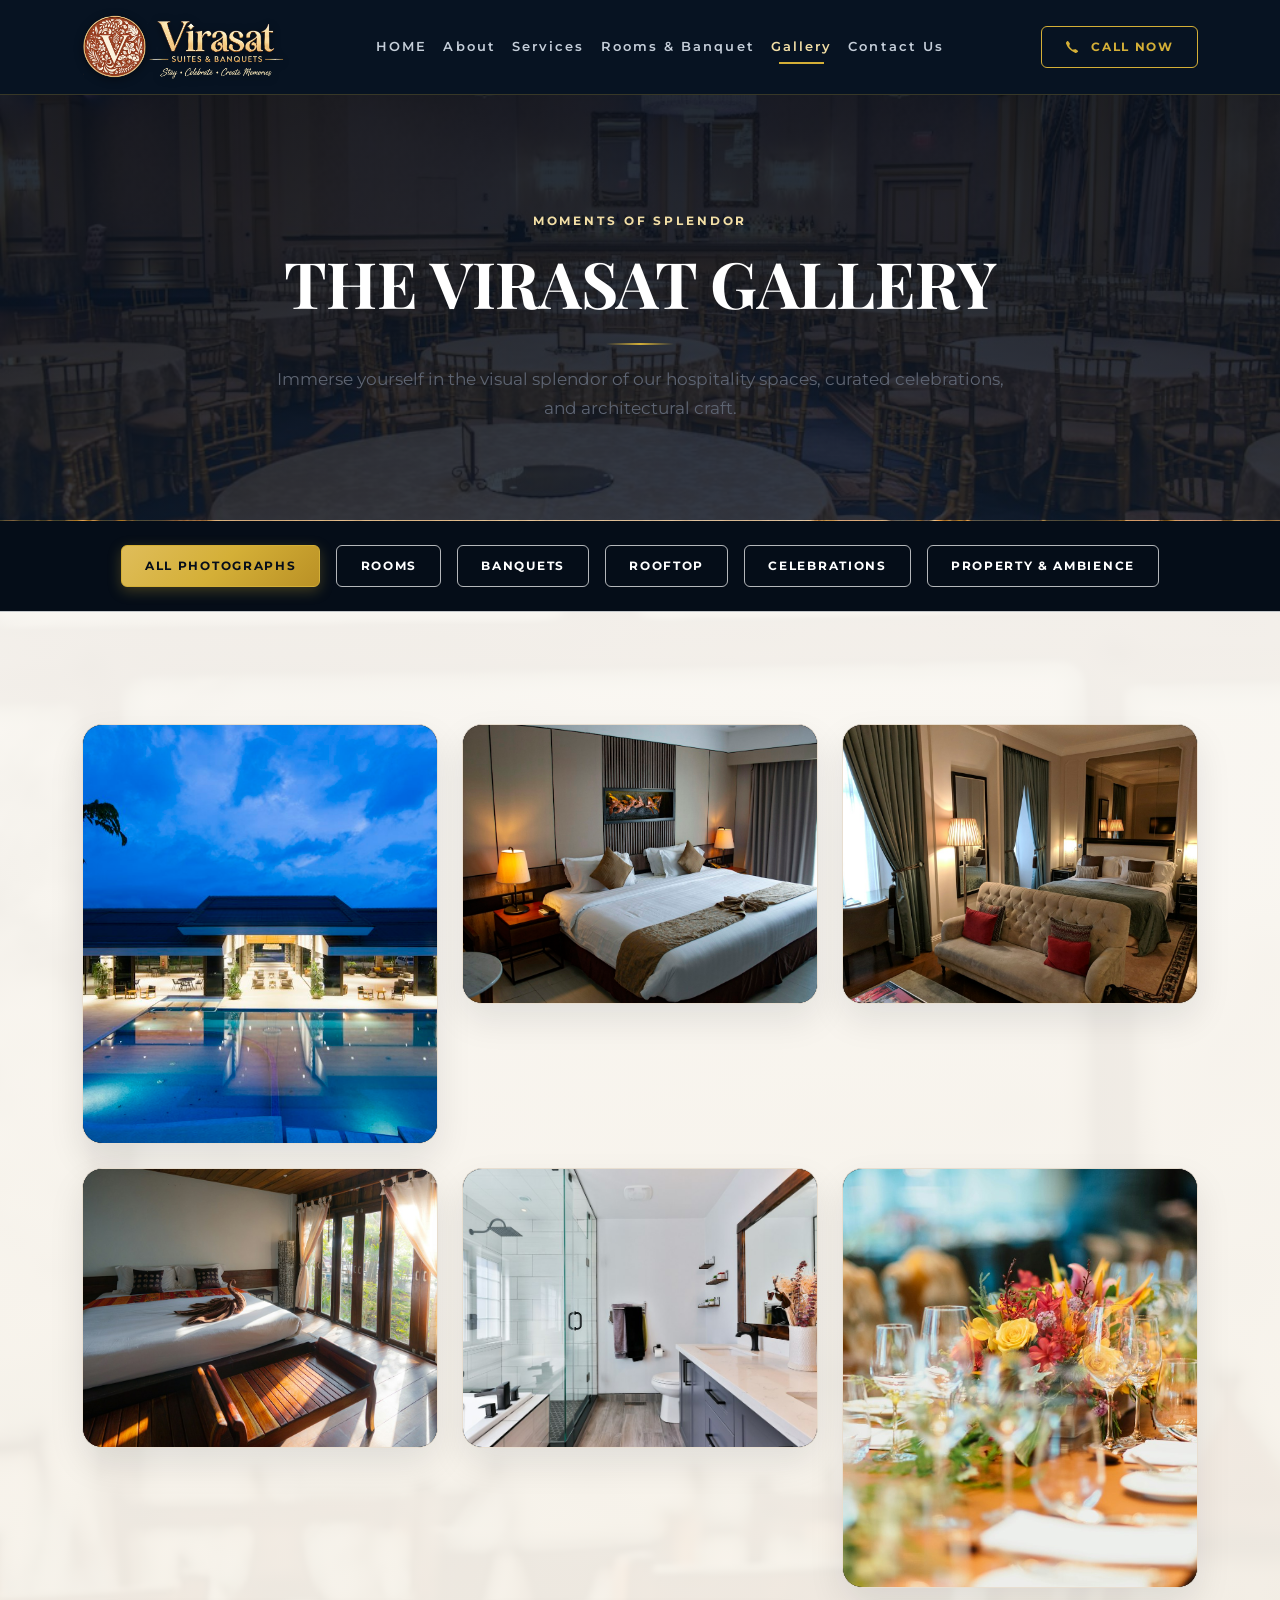
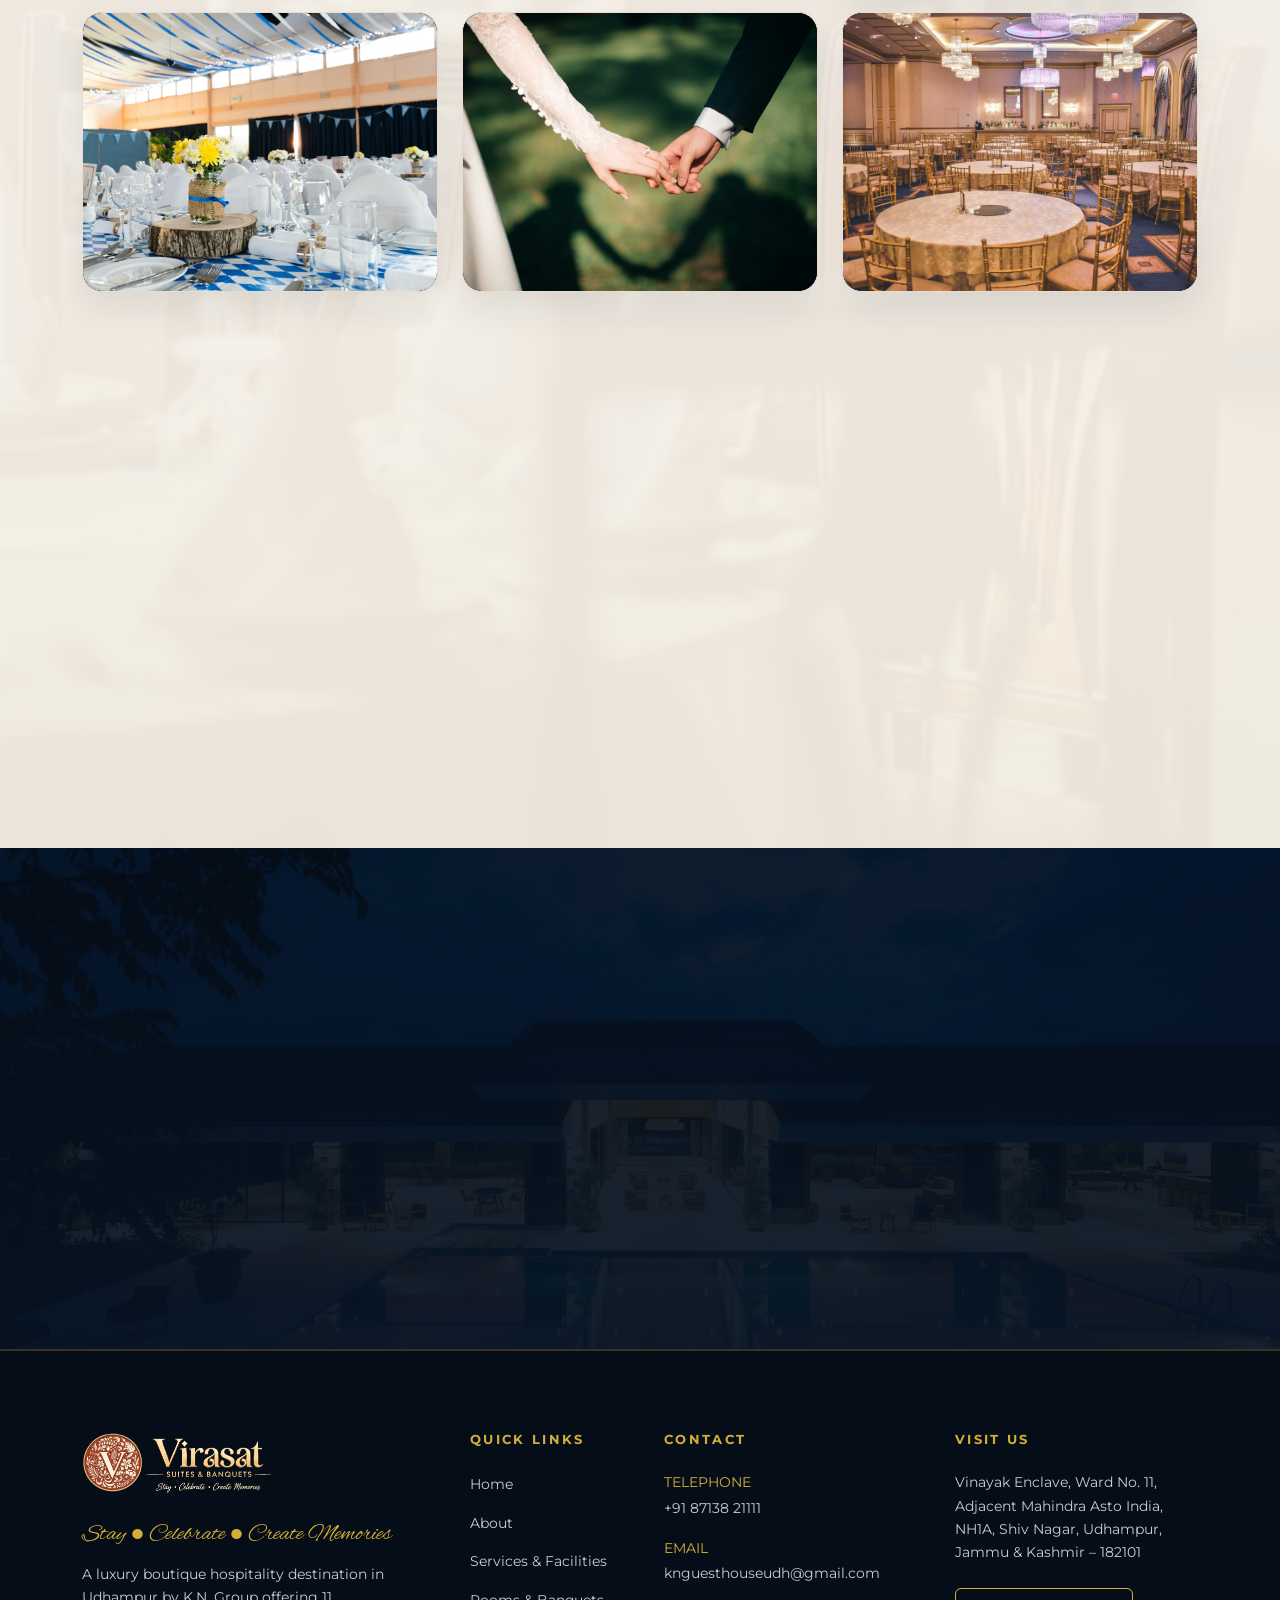
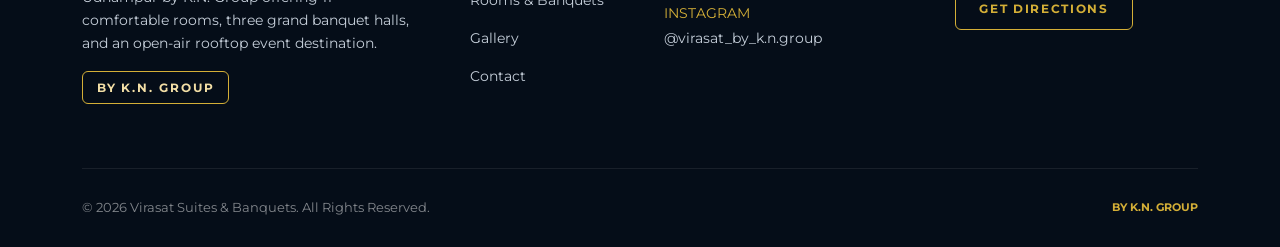
<file: gallery.html>
<!doctype html>
<html lang="en">
  <head>
    <meta charset="UTF-8" />
    <meta name="viewport" content="width=device-width, initial-scale=1.0" />
    <title>Gallery | Virasat Suites &amp; Banquets Udhampur</title>
    <meta
      name="description"
      content="Browse photo gallery of Virasat Suites &amp; Banquets. Visual impressions of our boutique rooms, banquet halls, rooftop deck, and celebrations in Udhampur."
    />
    <meta property="og:title" content="Gallery | Virasat Suites &amp; Banquets Udhampur" />
    <meta
      property="og:description"
      content="Browse photo gallery of Virasat Suites &amp; Banquets. Visual impressions of our boutique rooms, banquet halls, rooftop deck, and celebrations in Udhampur."
    />
    <meta property="og:type" content="website" />
    <meta name="twitter:card" content="summary_large_image" />

    <!-- Google Fonts -->
    <link rel="preconnect" href="https://fonts.googleapis.com" />
    <link rel="preconnect" href="https://fonts.gstatic.com" crossorigin />
    <link
      href="https://fonts.googleapis.com/css2?family=Alex+Brush&family=Montserrat:ital,wght@0,300;0,400;0,500;0,600;0,700;1,400&family=Playfair+Display:ital,wght@0,500;0,600;0,700;0,800;1,400&display=swap"
      rel="stylesheet"
    />

    <!-- Bootstrap 5.3 CSS -->
    <link
      href="https://cdn.jsdelivr.net/npm/bootstrap@5.3.3/dist/css/bootstrap.min.css"
      rel="stylesheet"
    />

    <!-- Custom Luxury Stylesheet -->
<link rel="icon" type="image/png" href="assets/images/favicon.png">
    <link rel="stylesheet" href="css/style.css" />
  </head>
  <body>
    <!-- GLOBAL LUXURY STICKY HEADER -->
<header class="virasat-header">
    <nav class="navbar navbar-expand-lg py-2" aria-label="Main Navigation">
      <div class="container">
        <!-- Logo -->
        <a class="navbar-brand d-flex align-items-center" href="index.html">
          <img src="assets/images/logo.png" alt="Virasat Suites &amp; Banquets - BY K.N. GROUP"
            class="navbar-brand-logo" />
        </a>

        <!-- Mobile Hamburger Toggle -->
        <button class="navbar-toggler" type="button" data-bs-toggle="collapse" data-bs-target="#virasatNav"
          aria-controls="virasatNav" aria-expanded="false" aria-label="Toggle navigation">
          <span class="navbar-toggler-icon"></span>
        </button>

        <!-- Navigation Links -->
        <div class="collapse navbar-collapse justify-content-center" id="virasatNav">
          <ul class="navbar-nav align-items-lg-center me-lg-4 mb-3 mb-lg-0">
            <li class="nav-item">
              <a class="nav-link  " aria-current="page" href="index.html">HOME</a>
            </li>
            <li class="nav-item">
              <a class="nav-link" href="about.html">About</a>
            </li>
            <li class="nav-item">
              <a class="nav-link" href="services.html">Services</a>
            </li>
            <li class="nav-item">
              <a class="nav-link" href="rooms-banquet.html">Rooms &amp; Banquet</a>
            </li>
            <li class="nav-item">
              <a class="nav-link" href="gallery.html">Gallery</a>
            </li>
            <li class="nav-item">
              <a class="nav-link" href="contact.html">Contact Us </a>
            </li>
          </ul>

          
        </div>
        <!-- Call Now Action -->
          <div class="nav-call-action">
            <a href="tel:+918713821111" class="btn-luxury btn-outline-gold btn-luxury-sm">
              <svg xmlns="http://www.w3.org/2000/svg" width="14" height="14" fill="currentColor" viewBox="0 0 16 16"
                aria-hidden="true" class="me-1">
                <path
                  d="M3.654 1.328a.678.678 0 0 0-1.015-.063L1.605 2.3c-.483.484-.661 1.169-.45 1.77a17.6 17.6 0 0 0 4.168 6.608 17.6 17.6 0 0 0 6.608 4.168c.601.211 1.286.033 1.77-.45l1.034-1.034a.678.678 0 0 0-.063-1.015l-2.307-1.794a.68.68 0 0 0-.58-.122l-2.19.547a1.75 1.75 0 0 1-1.657-.459L5.482 8.062a1.75 1.75 0 0 1-.46-1.657l.548-2.19a.68.68 0 0 0-.122-.58z" />
              </svg>
              CALL NOW  
            </a>
          </div>
      </div>
    </nav>
  </header>

    <main id="main-content">
      <!-- SUBPAGE HERO -->
      <section
        class="subpage-hero text-center text-white"
        style="background-image: url('assets/images/gallery-4.jpg');"
        aria-label="Gallery Hero"
      >
        <div class="subpage-hero-overlay"></div>
        <div class="container subpage-hero-content">
          <span class="eyebrow eyebrow-light">MOMENTS OF SPLENDOR</span>
          <h1 class="display-3 font-serif fw-bold text-white mb-2">THE VIRASAT GALLERY</h1>
          <div class="gold-divider"></div>
          <p class="section-lead text-light-muted">
            Immerse yourself in the visual splendor of our hospitality spaces, curated celebrations, and architectural craft.
          </p>
        </div>
      </section>

      <!-- VISUAL CATEGORY PILLS / BADGES (Visual only, no JS filtering) -->
      <section class="py-4 bg-navy-deep border-bottom border-secondary-subtle">
        <div class="container text-center">
          <div class="d-flex justify-content-center flex-wrap gap-2 gap-md-3">
            <span class="btn-luxury btn-gold btn-luxury-sm">ALL PHOTOGRAPHS</span>
            <span class="btn-luxury btn-outline-white btn-luxury-sm">ROOMS</span>
            <span class="btn-luxury btn-outline-white btn-luxury-sm">BANQUETS</span>
            <span class="btn-luxury btn-outline-white btn-luxury-sm">ROOFTOP</span>
            <span class="btn-luxury btn-outline-white btn-luxury-sm">CELEBRATIONS</span>
            <span class="btn-luxury btn-outline-white btn-luxury-sm">PROPERTY &amp; AMBIENCE</span>
          </div>
        </div>
      </section>

      <!-- RESPONSIVE LUXURY GALLERY GRID -->
      <section class="section-padding bg-section-gallery-bg" aria-label="Visual Gallery Grid">
        <div class="container">
          <div class="row g-4">
            <!-- 1. Property / Hotel Exterior -->
            <div class="col-md-6 col-lg-4 reveal">
              <div class="gallery-grid-item tall">
                <img src="assets/images/gallery-1.jpg" alt="Virasat Suites facade at twilight" loading="lazy" />
                <div class="gallery-overlay">
                  <span class="gallery-overlay-tag">Property</span>
                  <div class="gallery-overlay-title">Grand Architectural Facade</div>
                </div>
              </div>
            </div>

            <!-- 2. Room 01 Bed -->
            <div class="col-md-6 col-lg-4 reveal reveal-delay-1">
              <div class="gallery-grid-item">
                <img src="assets/images/room-1.jpg" alt="Room 01 - Elegant Stay interior" loading="lazy" />
                <div class="gallery-overlay">
                  <span class="gallery-overlay-tag">Rooms</span>
                  <div class="gallery-overlay-title">Room 01 &bull; Elegant Stay</div>
                </div>
              </div>
            </div>

            <!-- 3. Room 02 Premium -->
            <div class="col-md-6 col-lg-4 reveal reveal-delay-2">
              <div class="gallery-grid-item">
                <img src="assets/images/room-2.jpg" alt="Room 02 - Premium Comfort Suite" loading="lazy" />
                <div class="gallery-overlay">
                  <span class="gallery-overlay-tag">Rooms</span>
                  <div class="gallery-overlay-title">Room 02 &bull; Premium Comfort</div>
                </div>
              </div>
            </div>

            <!-- 4. Room 03 Signature -->
            <div class="col-md-6 col-lg-4 reveal">
              <div class="gallery-grid-item">
                <img src="assets/images/room-3.jpg" alt="Room 03 - Signature Stay master suite" loading="lazy" />
                <div class="gallery-overlay">
                  <span class="gallery-overlay-tag">Rooms</span>
                  <div class="gallery-overlay-title">Room 03 &bull; Signature Stay</div>
                </div>
              </div>
            </div>

            <!-- 5. Luxury Marble Bathroom -->
            <div class="col-md-6 col-lg-4 reveal reveal-delay-1">
              <div class="gallery-grid-item">
                <img src="assets/images/gallery-3.jpg" alt="En-suite marble bathroom" loading="lazy" />
                <div class="gallery-overlay">
                  <span class="gallery-overlay-tag">Rooms</span>
                  <div class="gallery-overlay-title">En-Suite Marble Bath &amp; Vanity</div>
                </div>
              </div>
            </div>

            <!-- 6. The Bliss Banquet -->
            <div class="col-md-6 col-lg-4 reveal reveal-delay-2">
              <div class="gallery-grid-item tall">
                <img src="assets/images/bliss.jpg" alt="The Bliss intimate banquet hall setup" loading="lazy" />
                <div class="gallery-overlay">
                  <span class="gallery-overlay-tag">Banquets</span>
                  <div class="gallery-overlay-title">The Bliss &bull; 80 Guests</div>
                </div>
              </div>
            </div>

            <!-- 7. The Oyster Banquet -->
            <div class="col-md-6 col-lg-4 reveal">
              <div class="gallery-grid-item">
                <img src="assets/images/oyster.jpg" alt="The Oyster mid-sized banquet hall" loading="lazy" />
                <div class="gallery-overlay">
                  <span class="gallery-overlay-tag">Banquets</span>
                  <div class="gallery-overlay-title">The Oyster &bull; 150 Guests</div>
                </div>
              </div>
            </div>

            <!-- 8. The Azura Grand Ballroom -->
            <div class="col-md-6 col-lg-4 reveal reveal-delay-1">
              <div class="gallery-grid-item">
                <img src="assets/images/azura.jpg" alt="The Azura grand wedding ballroom" loading="lazy" />
                <div class="gallery-overlay">
                  <span class="gallery-overlay-tag">Banquets</span>
                  <div class="gallery-overlay-title">The Azura &bull; 250 Guests</div>
                </div>
              </div>
            </div>

            <!-- 9. Royal Wedding Stage -->
            <div class="col-md-6 col-lg-4 reveal reveal-delay-2">
              <div class="gallery-grid-item">
                <img src="assets/images/gallery-4.jpg" alt="Wedding mandap stage setup" loading="lazy" />
                <div class="gallery-overlay">
                  <span class="gallery-overlay-tag">Celebrations</span>
                  <div class="gallery-overlay-title">Royal Wedding Stage &amp; Florals</div>
                </div>
              </div>
            </div>

            <!-- 10. Banquet Dining -->
            <div class="col-md-6 col-lg-4 reveal">
              <div class="gallery-grid-item">
                <img src="assets/images/gallery-5.jpg" alt="Banquet gala dinner tables" loading="lazy" />
                <div class="gallery-overlay">
                  <span class="gallery-overlay-tag">Celebrations</span>
                  <div class="gallery-overlay-title">Fine Banquet Table Arrangement</div>
                </div>
              </div>
            </div>

            <!-- 11. Roar On The Top Rooftop -->
            <div class="col-md-6 col-lg-4 reveal reveal-delay-1">
              <div class="gallery-grid-item tall">
                <img src="assets/images/rooftop.jpg" alt="Roar On The Top rooftop evening party" loading="lazy" />
                <div class="gallery-overlay">
                  <span class="gallery-overlay-tag">Rooftop</span>
                  <div class="gallery-overlay-title">Roar On The Top &bull; Starlit Lounge</div>
                </div>
              </div>
            </div>

            <!-- 12. Lobby & Reception Ambience -->
            <div class="col-md-6 col-lg-4 reveal reveal-delay-2">
              <div class="gallery-grid-item">
                <img src="assets/images/gallery-7.jpg" alt="Virasat lobby and heritage arches" loading="lazy" />
                <div class="gallery-overlay">
                  <span class="gallery-overlay-tag">Ambience</span>
                  <div class="gallery-overlay-title">Lobby Lounge &amp; Concierge</div>
                </div>
              </div>
            </div>
          </div>
        </div>
      </section>

      <!-- CTA -->
      <section class="section-padding bg-section-cta text-center text-white" aria-labelledby="gallery-cta-heading">
        <div class="container reveal">
          <span class="eyebrow eyebrow-light">EXPERIENCE IT IN PERSON</span>
          <h2 id="gallery-cta-heading" class="section-title text-white">Visit Virasat Suites &amp; Banquets</h2>
          <div class="gold-divider"></div>
          <p class="section-lead text-light-muted mb-4">
            We invite you to tour our property, walk through the banquet halls, and plan your bespoke celebration.
          </p>
          <div class="d-flex justify-content-center gap-3 flex-wrap">
            <a href="contact.html" class="btn-luxury btn-gold">SCHEDULE A VENUE VISIT</a>
            <a href="rooms-banquet.html" class="btn-luxury btn-outline-white">EXPLORE VENUE CAPACITIES</a>
          </div>
        </div>
      </section>
    </main>

    <!-- GLOBAL LUXURY FOOTER -->
    <footer class="virasat-footer">
      <div class="container">
        <div class="row g-5">
          <div class="col-lg-4 col-md-6">
            <img src="assets/images/logo.png" alt="Virasat Suites &amp; Banquets" class="footer-logo" />
            <p class="font-script fs-4 text-gold mb-2">Stay &bull; Celebrate &bull; Create Memories</p>
            <p class="small text-light-muted">
              A luxury boutique hospitality destination in Udhampur by K.N. Group offering 11 comfortable rooms,
              three grand banquet halls, and an open-air rooftop event destination.
            </p>
            <div class="mt-3">
              <span class="group-badge">BY K.N. GROUP</span>
            </div>
          </div>

          <div class="col-lg-2 col-md-6">
            <h4 class="footer-heading">QUICK LINKS</h4>
            <ul class="footer-links">
              <li><a href="index.html">Home</a></li>
              <li><a href="about.html">About</a></li>
              <li><a href="services.html">Services &amp; Facilities</a></li>
              <li><a href="rooms-banquet.html">Rooms &amp; Banquets</a></li>
              <li><a href="gallery.html">Gallery</a></li>
              <li><a href="contact.html">Contact</a></li>
            </ul>
          </div>

          <div class="col-lg-3 col-md-6">
            <h4 class="footer-heading">CONTACT</h4>
            <ul class="footer-links">
              <li class="mb-3">
                <span class="d-block small text-gold">TELEPHONE</span>
                <a href="tel:8713821111">+91 87138 21111</a>
              </li>
              <li class="mb-3">
                <span class="d-block small text-gold">EMAIL</span>
                <a href="mailto:knguesthouseudh@gmail.com">knguesthouseudh@gmail.com</a>
              </li>
              <li>
                <span class="d-block small text-gold">INSTAGRAM</span>
                <a href="https://www.instagram.com/virasat_by_k.n.group" target="_blank" rel="noopener noreferrer">
                  @virasat_by_k.n.group
                </a>
              </li>
            </ul>
          </div>

          <div class="col-lg-3 col-md-6">
            <h4 class="footer-heading">VISIT US</h4>
            <address class="small text-light-muted mb-3 not-italic">
              Vinayak Enclave, Ward No. 11,<br />
              Adjacent Mahindra Asto India,<br />
              NH1A, Shiv Nagar, Udhampur,<br />
              Jammu &amp; Kashmir – 182101
            </address>
            <a href="contact.html#map" class="btn-luxury btn-outline-gold btn-luxury-sm d-inline-block mt-2">
              GET DIRECTIONS
            </a>
          </div>
        </div>

        <div class="footer-bottom d-flex flex-column flex-md-row justify-content-between align-items-center gap-3">
          <div>&copy; 2026 Virasat Suites &amp; Banquets. All Rights Reserved.</div>
          <div class="text-gold small fw-bold">BY K.N. GROUP</div>
        </div>
      </div>
    </footer>

    <script src="https://cdn.jsdelivr.net/npm/bootstrap@5.3.3/dist/js/bootstrap.bundle.min.js"></script>
    <script src="js/main.js"></script>
  </body>
</html>
</file>
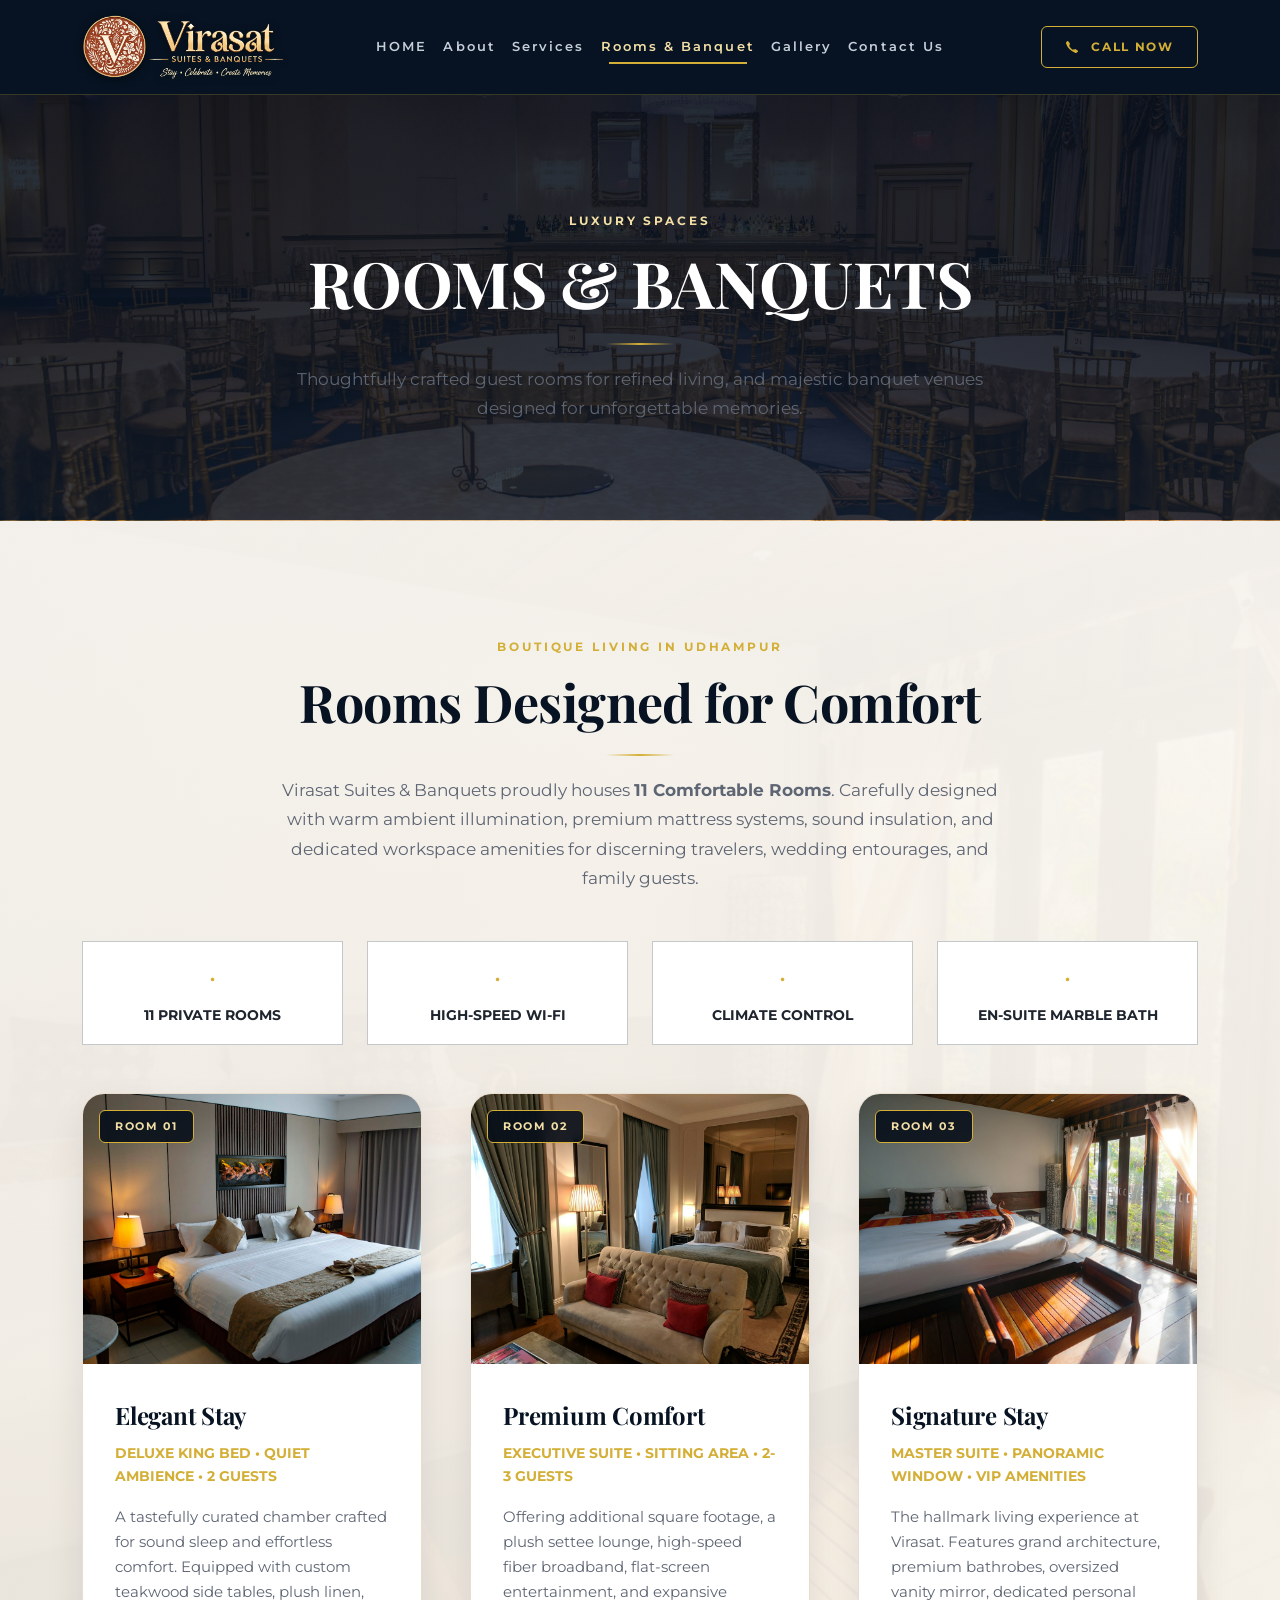
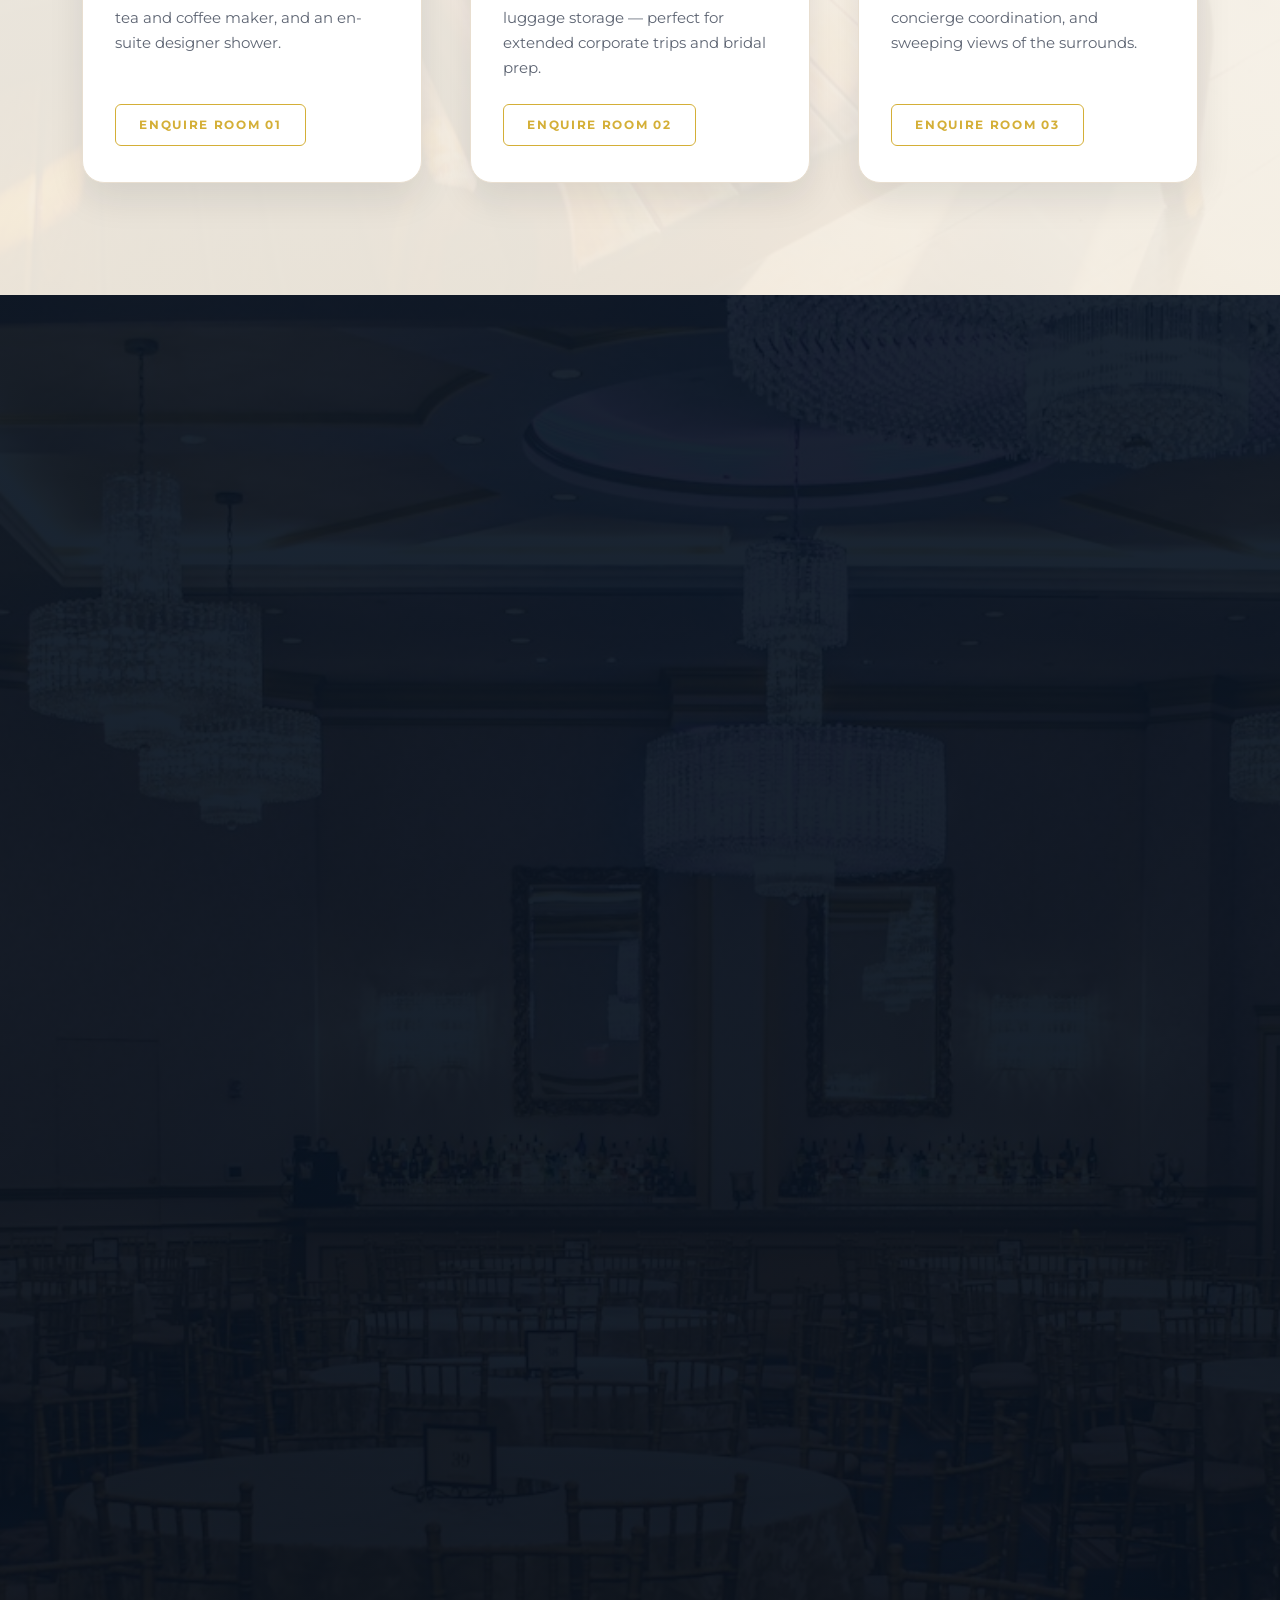
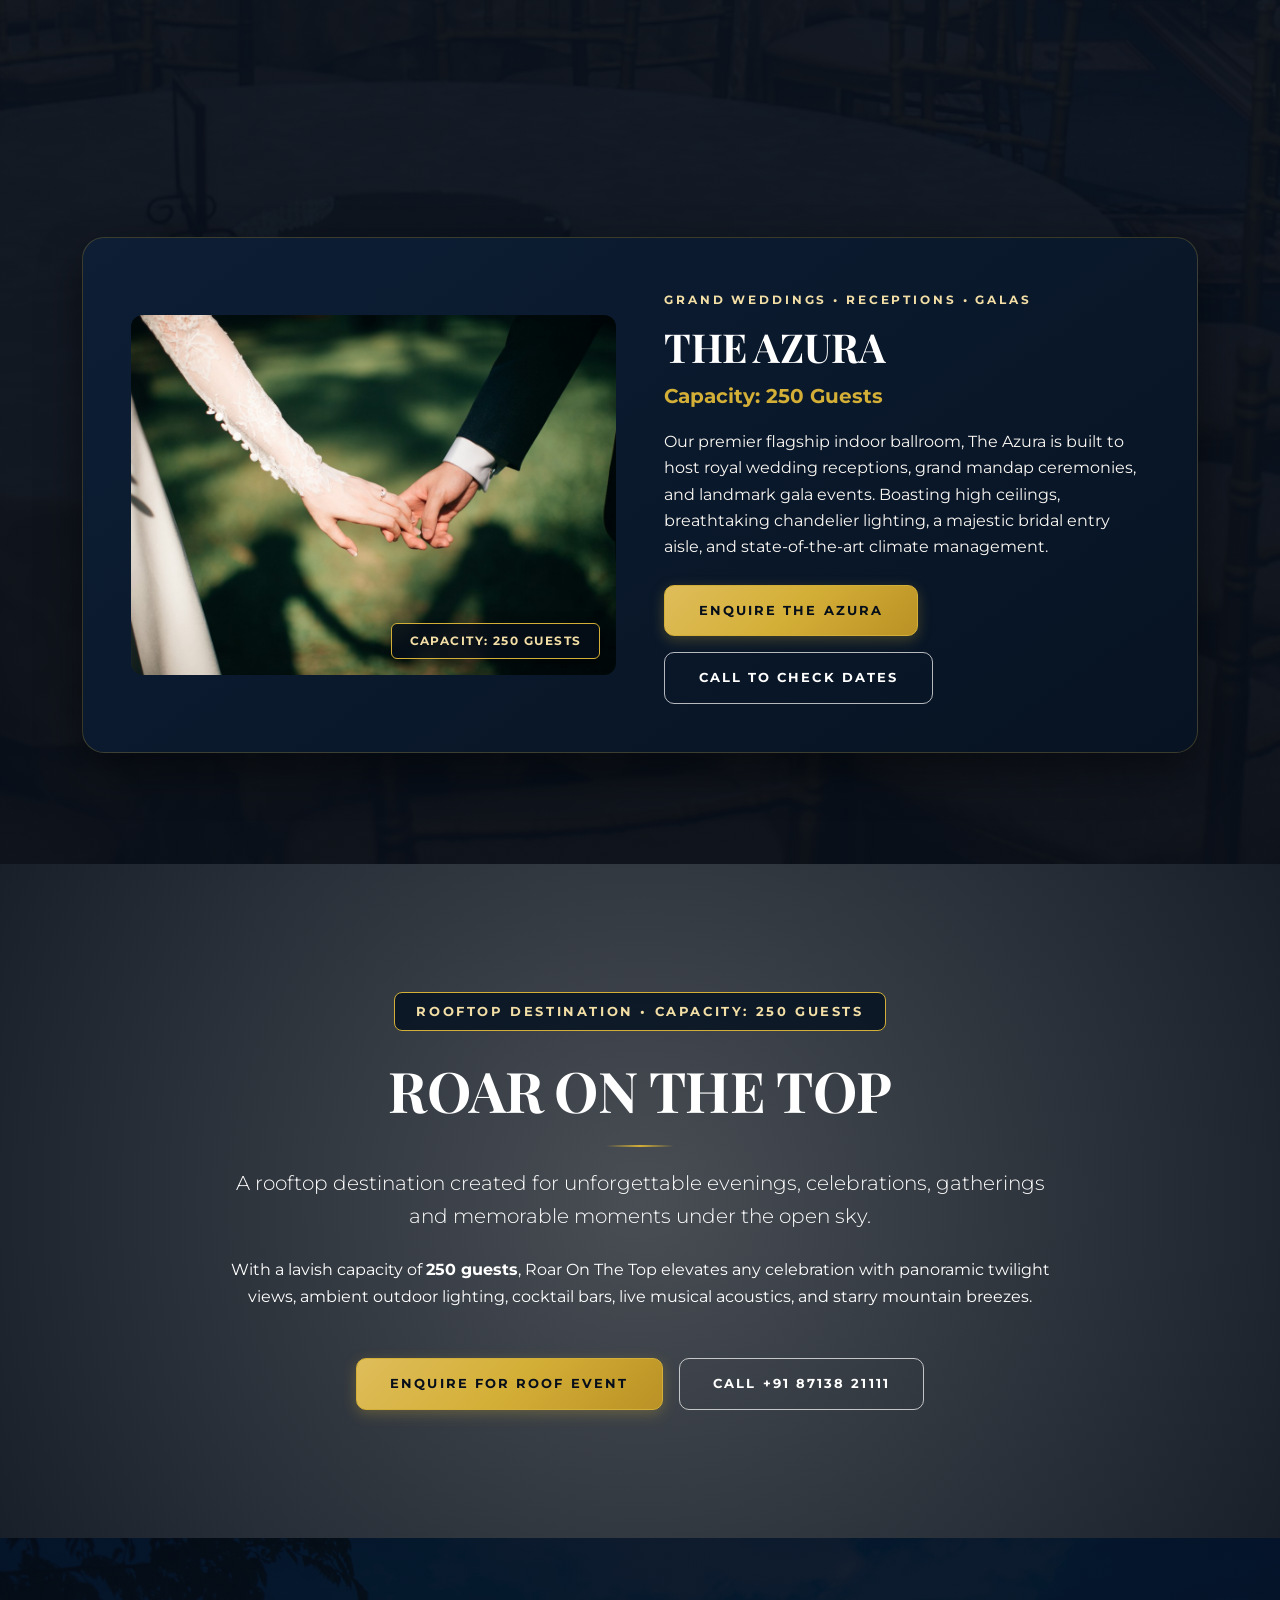
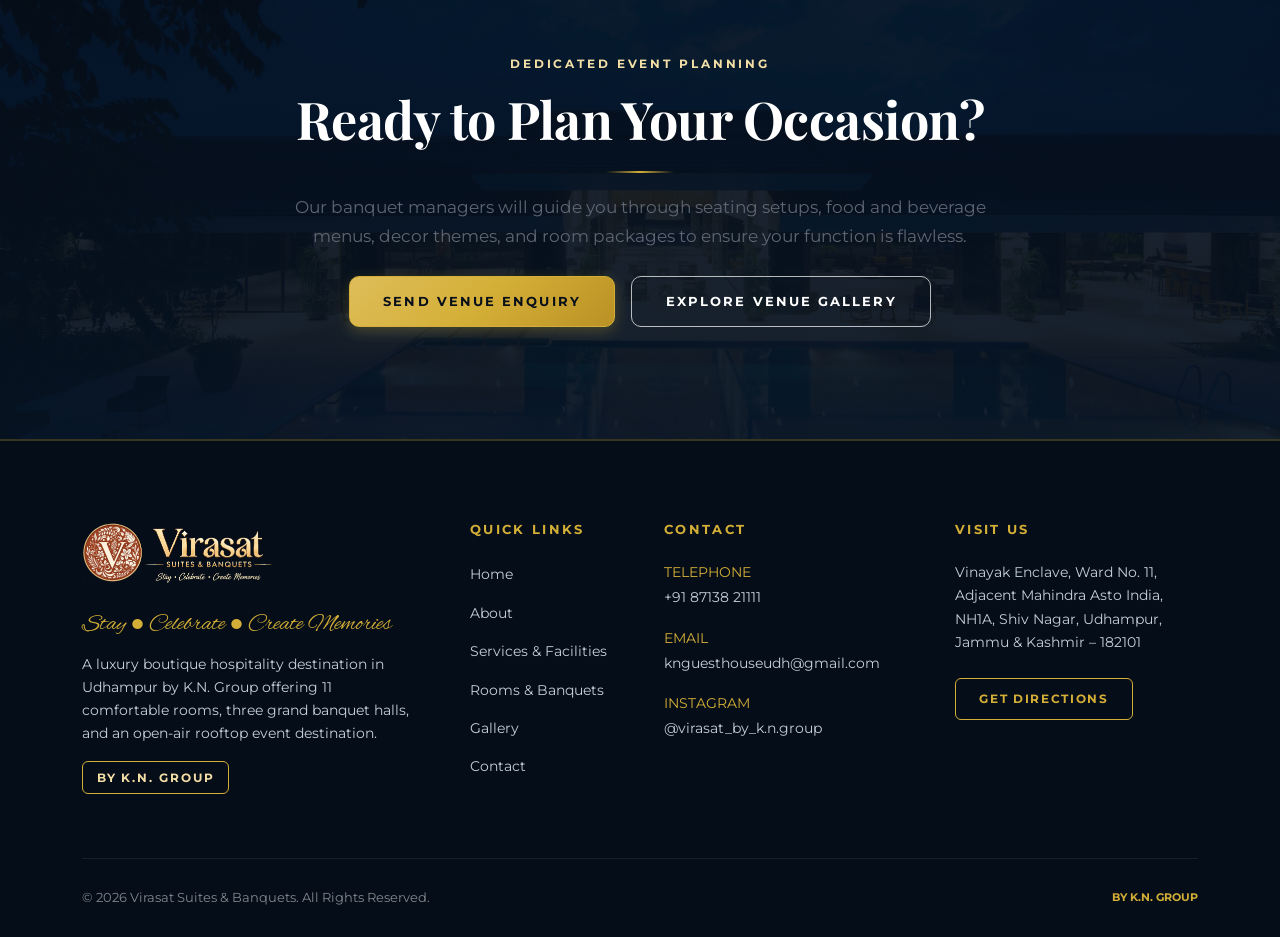
<file: rooms-banquet.html>
<!doctype html>
<html lang="en">
  <head>
    <meta charset="UTF-8" />
    <meta name="viewport" content="width=device-width, initial-scale=1.0" />
    <title>Rooms &amp; Banquets | Virasat Suites &amp; Banquets Udhampur</title>
    <meta
      name="description"
      content="Explore our 11 comfortable rooms and luxury banquet halls — The Bliss, The Oyster, The Azura, and Roar On The Top rooftop at Virasat Suites &amp; Banquets."
    />
    <meta property="og:title" content="Rooms &amp; Banquets | Virasat Suites &amp; Banquets Udhampur" />
    <meta
      property="og:description"
      content="Explore our 11 comfortable rooms and luxury banquet halls — The Bliss, The Oyster, The Azura, and Roar On The Top rooftop at Virasat Suites &amp; Banquets."
    />
    <meta property="og:type" content="website" />
    <meta name="twitter:card" content="summary_large_image" />

    <!-- Google Fonts -->
    <link rel="preconnect" href="https://fonts.googleapis.com" />
    <link rel="preconnect" href="https://fonts.gstatic.com" crossorigin />
    <link
      href="https://fonts.googleapis.com/css2?family=Alex+Brush&family=Montserrat:ital,wght@0,300;0,400;0,500;0,600;0,700;1,400&family=Playfair+Display:ital,wght@0,500;0,600;0,700;0,800;1,400&display=swap"
      rel="stylesheet"
    />

    <!-- Bootstrap 5.3 CSS -->
    <link
      href="https://cdn.jsdelivr.net/npm/bootstrap@5.3.3/dist/css/bootstrap.min.css"
      rel="stylesheet"
    />

    <!-- Custom Luxury Stylesheet -->
    <link rel="stylesheet" href="css/style.css" />
<link rel="icon" type="image/png" href="assets/images/favicon.png">

  </head>
  <body>
    <!-- GLOBAL LUXURY STICKY HEADER -->
   <header class="virasat-header">
    <nav class="navbar navbar-expand-lg py-2" aria-label="Main Navigation">
      <div class="container">
        <!-- Logo -->
        <a class="navbar-brand d-flex align-items-center" href="index.html">
          <img src="assets/images/logo.png" alt="Virasat Suites &amp; Banquets - BY K.N. GROUP"
            class="navbar-brand-logo" />
        </a>

        <!-- Mobile Hamburger Toggle -->
        <button class="navbar-toggler" type="button" data-bs-toggle="collapse" data-bs-target="#virasatNav"
          aria-controls="virasatNav" aria-expanded="false" aria-label="Toggle navigation">
          <span class="navbar-toggler-icon"></span>
        </button>

        <!-- Navigation Links -->
        <div class="collapse navbar-collapse justify-content-center" id="virasatNav">
          <ul class="navbar-nav align-items-lg-center me-lg-4 mb-3 mb-lg-0">
            <li class="nav-item">
              <a class="nav-link " aria-current="page" href="index.html">HOME</a>
            </li>
            <li class="nav-item">
              <a class="nav-link" href="about.html">About</a>
            </li>
            <li class="nav-item">
              <a class="nav-link" href="services.html">Services</a>
            </li>
            <li class="nav-item">
              <a class="nav-link" href="rooms-banquet.html">Rooms &amp; Banquet</a>
            </li>
            <li class="nav-item">
              <a class="nav-link" href="gallery.html">Gallery</a>
            </li>
            <li class="nav-item">
              <a class="nav-link" href="contact.html">Contact Us </a>
            </li>
          </ul>

          
        </div>
        <!-- Call Now Action -->
          <div class="nav-call-action">
            <a href="tel:+918713821111" class="btn-luxury btn-outline-gold btn-luxury-sm">
              <svg xmlns="http://www.w3.org/2000/svg" width="14" height="14" fill="currentColor" viewBox="0 0 16 16"
                aria-hidden="true" class="me-1">
                <path
                  d="M3.654 1.328a.678.678 0 0 0-1.015-.063L1.605 2.3c-.483.484-.661 1.169-.45 1.77a17.6 17.6 0 0 0 4.168 6.608 17.6 17.6 0 0 0 6.608 4.168c.601.211 1.286.033 1.77-.45l1.034-1.034a.678.678 0 0 0-.063-1.015l-2.307-1.794a.68.68 0 0 0-.58-.122l-2.19.547a1.75 1.75 0 0 1-1.657-.459L5.482 8.062a1.75 1.75 0 0 1-.46-1.657l.548-2.19a.68.68 0 0 0-.122-.58z" />
              </svg>
              CALL NOW  
            </a>
          </div>
      </div>
    </nav>
  </header>

    <main id="main-content">
      <!-- SUBPAGE HERO -->
      <section
        class="subpage-hero text-center text-white"
        style="background-image: url('assets/images/hero-2.jpg');"
        aria-label="Rooms and Banquets Hero"
      >
        <div class="subpage-hero-overlay"></div>
        <div class="container subpage-hero-content">
          <span class="eyebrow eyebrow-light">LUXURY SPACES</span>
          <h1 class="display-3 font-serif fw-bold text-white mb-2">ROOMS &amp; BANQUETS</h1>
          <div class="gold-divider"></div>
          <p class="section-lead text-light-muted">
            Thoughtfully crafted guest rooms for refined living, and majestic banquet venues designed for unforgettable memories.
          </p>
        </div>
      </section>

      <!-- 1 & 2. ROOMS INTRODUCTION & 11 ROOMS HIGHLIGHT -->
      <section id="rooms" class="section-padding bg-section-rooms" aria-labelledby="rooms-intro-heading">
        <div class="container">
          <div class="text-center mb-5 reveal">
            <span class="eyebrow">BOUTIQUE LIVING IN UDHAMPUR</span>
            <h2 id="rooms-intro-heading" class="section-title">Rooms Designed for Comfort</h2>
            <div class="gold-divider"></div>
            <p class="section-lead">
              Virasat Suites &amp; Banquets proudly houses <strong>11 Comfortable Rooms</strong>.
              Carefully designed with warm ambient illumination, premium mattress systems, sound insulation,
              and dedicated workspace amenities for discerning travelers, wedding entourages, and family guests.
            </p>
          </div>

          <!-- Room Amenities Row -->
          <div class="row g-4 mb-5 text-center reveal">
            <div class="col-6 col-md-3">
              <div class="p-3 bg-white border border-secondary-subtle">
                <span class="text-gold fs-4 d-block mb-1">&bull;</span>
                <span class="small fw-bold text-uppercase">11 Private Rooms</span>
              </div>
            </div>
            <div class="col-6 col-md-3">
              <div class="p-3 bg-white border border-secondary-subtle">
                <span class="text-gold fs-4 d-block mb-1">&bull;</span>
                <span class="small fw-bold text-uppercase">High-Speed Wi-Fi</span>
              </div>
            </div>
            <div class="col-6 col-md-3">
              <div class="p-3 bg-white border border-secondary-subtle">
                <span class="text-gold fs-4 d-block mb-1">&bull;</span>
                <span class="small fw-bold text-uppercase">Climate Control</span>
              </div>
            </div>
            <div class="col-6 col-md-3">
              <div class="p-3 bg-white border border-secondary-subtle">
                <span class="text-gold fs-4 d-block mb-1">&bull;</span>
                <span class="small fw-bold text-uppercase">En-Suite Marble Bath</span>
              </div>
            </div>
          </div>

          <!-- 3. ROOM SHOWCASE -->
          <div class="row g-5">
            <!-- Room 01: Elegant Stay -->
            <div class="col-lg-4 reveal">
              <div class="room-card">
                <div class="room-card-image-wrap">
                  <span class="room-tag">ROOM 01</span>
                  <img src="assets/images/room-1.jpg" alt="Room 01 - Elegant Stay" loading="lazy" />
                </div>
                <div class="room-card-body">
                  <h3>Elegant Stay</h3>
                  <div class="mb-3 small text-gold fw-bold text-uppercase">
                    Deluxe King Bed &bull; Quiet Ambience &bull; 2 Guests
                  </div>
                  <p>
                    A tastefully curated chamber crafted for sound sleep and effortless comfort. Equipped with custom
                    teakwood side tables, plush linen, tea and coffee maker, and an en-suite designer shower.
                  </p>
                  <div>
                    <a href="contact.html?type=room-booking" class="btn-luxury btn-outline-gold btn-luxury-sm">
                      ENQUIRE ROOM 01
                    </a>
                  </div>
                </div>
              </div>
            </div>

            <!-- Room 02: Premium Comfort -->
            <div class="col-lg-4 reveal reveal-delay-1">
              <div class="room-card">
                <div class="room-card-image-wrap">
                  <span class="room-tag">ROOM 02</span>
                  <img src="assets/images/room-2.jpg" alt="Room 02 - Premium Comfort" loading="lazy" />
                </div>
                <div class="room-card-body">
                  <h3>Premium Comfort</h3>
                  <div class="mb-3 small text-gold fw-bold text-uppercase">
                    Executive Suite &bull; Sitting Area &bull; 2-3 Guests
                  </div>
                  <p>
                    Offering additional square footage, a plush settee lounge, high-speed fiber broadband, flat-screen
                    entertainment, and expansive luggage storage — perfect for extended corporate trips and bridal prep.
                  </p>
                  <div>
                    <a href="contact.html?type=room-booking" class="btn-luxury btn-outline-gold btn-luxury-sm">
                      ENQUIRE ROOM 02
                    </a>
                  </div>
                </div>
              </div>
            </div>

            <!-- Room 03: Signature Stay -->
            <div class="col-lg-4 reveal reveal-delay-2">
              <div class="room-card">
                <div class="room-card-image-wrap">
                  <span class="room-tag">ROOM 03</span>
                  <img src="assets/images/room-3.jpg" alt="Room 03 - Signature Stay" loading="lazy" />
                </div>
                <div class="room-card-body">
                  <h3>Signature Stay</h3>
                  <div class="mb-3 small text-gold fw-bold text-uppercase">
                    Master Suite &bull; Panoramic Window &bull; VIP Amenities
                  </div>
                  <p>
                    The hallmark living experience at Virasat. Features grand architecture, premium bathrobes,
                    oversized vanity mirror, dedicated personal concierge coordination, and sweeping views of the surrounds.
                  </p>
                  <div>
                    <a href="contact.html?type=room-booking" class="btn-luxury btn-outline-gold btn-luxury-sm">
                      ENQUIRE ROOM 03
                    </a>
                  </div>
                </div>
              </div>
            </div>
          </div>
        </div>
      </section>

      <!-- 4, 5, 6. BANQUET HALLS (VISUALLY LARGE & PREMIUM) -->
      <section id="banquets" class="section-padding bg-section-banquets" aria-labelledby="banquets-showcase-heading">
        <div class="container">
          <div class="text-center mb-5 reveal">
            <span class="eyebrow eyebrow-light">GRAND CELEBRATION SPACES</span>
            <h2 id="banquets-showcase-heading" class="section-title text-white">Spaces Made for Moments</h2>
            <div class="gold-divider"></div>
            <p class="section-lead text-light-muted">
              Three distinct banquet spaces engineered with majestic lighting, acoustics, and customizable stage decor
              to honor life’s most cherished celebrations.
            </p>
          </div>

          <div class="d-flex flex-column gap-5">
            <!-- 4. THE BLISS — 80 Guests -->
            <div class="banquet-card p-4 p-lg-5 reveal">
              <div class="row align-items-center g-4 g-lg-5">
                <div class="col-lg-6">
                  <div class="banquet-card-image-wrap" style="height: 360px;">
                    <span class="banquet-capacity-badge">Capacity: 80 Guests</span>
                    <img src="assets/images/bliss.jpg" alt="The Bliss banquet hall at Virasat" loading="lazy" />
                  </div>
                </div>
                <div class="col-lg-6">
                  <span class="eyebrow eyebrow-light">INTIMATE CELEBRATIONS &bull; PRE-WEDDINGS</span>
                  <h3 class="display-6 font-serif fw-bold text-white mb-2">THE BLISS</h3>
                  <div class="text-gold fw-bold fs-5 mb-3">Capacity: 80 Guests</div>
                  <p class="text-light-muted mb-4">
                    The Bliss is crafted for cherished, close-knit family gatherings, roka ceremonies, engagement soirees,
                    anniversaries, and high-level corporate board retreats. Designed with warm acoustic paneling, soft ambient
                    lighting, and adaptable seating arrangements that foster intimate conversation and celebration.
                  </p>
                  <div class="d-flex gap-3 flex-wrap">
                    <a href="contact.html?space=bliss" class="btn-luxury btn-gold">ENQUIRE THE BLISS</a>
                    <a href="tel:8713821111" class="btn-luxury btn-outline-white">CALL TO CHECK DATES</a>
                  </div>
                </div>
              </div>
            </div>

            <!-- 5. THE OYSTER — 150 Guests -->
            <div class="banquet-card p-4 p-lg-5 reveal">
              <div class="row align-items-center g-4 g-lg-5">
                <div class="col-lg-6 order-lg-2">
                  <div class="banquet-card-image-wrap" style="height: 360px;">
                    <span class="banquet-capacity-badge">Capacity: 150 Guests</span>
                    <img src="assets/images/oyster.jpg" alt="The Oyster banquet hall at Virasat" loading="lazy" />
                  </div>
                </div>
                <div class="col-lg-6 order-lg-1">
                  <span class="eyebrow eyebrow-light">FESTIVE PARTIES &bull; SANGEET &bull; CONFERENCES</span>
                  <h3 class="display-6 font-serif fw-bold text-white mb-2">THE OYSTER</h3>
                  <div class="text-gold fw-bold fs-5 mb-3">Capacity: 150 Guests</div>
                  <p class="text-light-muted mb-4">
                    The Oyster provides the ideal balance of grandeur and warmth. Perfectly proportioned for lively
                    sangeet celebrations, mehendi ceremonies, corporate symposiums, and celebratory feasts, featuring a
                    spacious dance floor, high-definition audio integration, and seamless buffet staging areas.
                  </p>
                  <div class="d-flex gap-3 flex-wrap">
                    <a href="contact.html?space=oyster" class="btn-luxury btn-gold">ENQUIRE THE OYSTER</a>
                    <a href="tel:8713821111" class="btn-luxury btn-outline-white">CALL TO CHECK DATES</a>
                  </div>
                </div>
              </div>
            </div>

            <!-- 6. THE AZURA — 250 Guests -->
            <div class="banquet-card p-4 p-lg-5 reveal">
              <div class="row align-items-center g-4 g-lg-5">
                <div class="col-lg-6">
                  <div class="banquet-card-image-wrap" style="height: 360px;">
                    <span class="banquet-capacity-badge">Capacity: 250 Guests</span>
                    <img src="assets/images/azura.jpg" alt="The Azura grand banquet hall at Virasat" loading="lazy" />
                  </div>
                </div>
                <div class="col-lg-6">
                  <span class="eyebrow eyebrow-light">GRAND WEDDINGS &bull; RECEPTIONS &bull; GALAS</span>
                  <h3 class="display-6 font-serif fw-bold text-white mb-2">THE AZURA</h3>
                  <div class="text-gold fw-bold fs-5 mb-3">Capacity: 250 Guests</div>
                  <p class="text-light-muted mb-4">
                    Our premier flagship indoor ballroom, The Azura is built to host royal wedding receptions, grand mandap
                    ceremonies, and landmark gala events. Boasting high ceilings, breathtaking chandelier lighting, a majestic
                    bridal entry aisle, and state-of-the-art climate management.
                  </p>
                  <div class="d-flex gap-3 flex-wrap">
                    <a href="contact.html?space=azura" class="btn-luxury btn-gold">ENQUIRE THE AZURA</a>
                    <a href="tel:8713821111" class="btn-luxury btn-outline-white">CALL TO CHECK DATES</a>
                  </div>
                </div>
              </div>
            </div>
          </div>
        </div>
      </section>

      <!-- 7. ROOFTOP DESTINATION: ROAR ON THE TOP — 250 GUESTS -->
      <section
        id="rooftop"
        class="rooftop-section"
        style="background-image: url('assets/images/rooftop.jpg');"
        aria-labelledby="rooftop-page-heading"
      >
        <div class="rooftop-overlay"></div>
        <div class="container text-center">
          <div class="rooftop-content reveal">
            <span class="rooftop-badge">ROOFTOP DESTINATION &bull; CAPACITY: 250 GUESTS</span>
            <h2 id="rooftop-page-heading" class="display-4 font-serif fw-bold text-white mb-3">
              ROAR ON THE TOP
            </h2>
            <div class="gold-divider"></div>
            <p class="lead text-light-muted mb-4">
              A rooftop destination created for unforgettable evenings, celebrations, gatherings and memorable moments under the open sky.
            </p>
            <p class="text-light-muted mb-5">
              With a lavish capacity of <strong>250 guests</strong>, Roar On The Top elevates any celebration with panoramic
              twilight views, ambient outdoor lighting, cocktail bars, live musical acoustics, and starry mountain breezes.
            </p>
            <div class="d-flex justify-content-center gap-3 flex-wrap">
              <a href="contact.html?space=rooftop" class="btn-luxury btn-gold">ENQUIRE FOR ROOF EVENT</a>
              <a href="tel:8713821111" class="btn-luxury btn-outline-white">CALL +91 87138 21111</a>
            </div>
          </div>
        </div>
      </section>

      <!-- 8. EVENT ENQUIRY CTA -->
      <section class="section-padding bg-section-cta text-center text-white" aria-labelledby="booking-cta-heading">
        <div class="container reveal">
          <span class="eyebrow eyebrow-light">DEDICATED EVENT PLANNING</span>
          <h2 id="booking-cta-heading" class="section-title text-white">Ready to Plan Your Occasion?</h2>
          <div class="gold-divider"></div>
          <p class="section-lead text-light-muted mb-4">
            Our banquet managers will guide you through seating setups, food and beverage menus, decor themes,
            and room packages to ensure your function is flawless.
          </p>
          <div class="d-flex justify-content-center gap-3 flex-wrap">
            <a href="contact.html" class="btn-luxury btn-gold">SEND VENUE ENQUIRY</a>
            <a href="gallery.html" class="btn-luxury btn-outline-white">EXPLORE VENUE GALLERY</a>
          </div>
        </div>
      </section>
    </main>

    <!-- GLOBAL LUXURY FOOTER -->
    <footer class="virasat-footer">
      <div class="container">
        <div class="row g-5">
          <div class="col-lg-4 col-md-6">
            <img src="assets/images/logo.png" alt="Virasat Suites &amp; Banquets" class="footer-logo" />
            <p class="font-script fs-4 text-gold mb-2">Stay &bull; Celebrate &bull; Create Memories</p>
            <p class="small text-light-muted">
              A luxury boutique hospitality destination in Udhampur by K.N. Group offering 11 comfortable rooms,
              three grand banquet halls, and an open-air rooftop event destination.
            </p>
            <div class="mt-3">
              <span class="group-badge">BY K.N. GROUP</span>
            </div>
          </div>

          <div class="col-lg-2 col-md-6">
            <h4 class="footer-heading">QUICK LINKS</h4>
            <ul class="footer-links">
              <li><a href="index.html">Home</a></li>
              <li><a href="about.html">About</a></li>
              <li><a href="services.html">Services &amp; Facilities</a></li>
              <li><a href="rooms-banquet.html">Rooms &amp; Banquets</a></li>
              <li><a href="gallery.html">Gallery</a></li>
              <li><a href="contact.html">Contact</a></li>
            </ul>
          </div>

          <div class="col-lg-3 col-md-6">
            <h4 class="footer-heading">CONTACT</h4>
            <ul class="footer-links">
              <li class="mb-3">
                <span class="d-block small text-gold">TELEPHONE</span>
                <a href="tel:8713821111">+91 87138 21111</a>
              </li>
              <li class="mb-3">
                <span class="d-block small text-gold">EMAIL</span>
                <a href="mailto:knguesthouseudh@gmail.com">knguesthouseudh@gmail.com</a>
              </li>
              <li>
                <span class="d-block small text-gold">INSTAGRAM</span>
                <a href="https://www.instagram.com/virasat_by_k.n.group" target="_blank" rel="noopener noreferrer">
                  @virasat_by_k.n.group
                </a>
              </li>
            </ul>
          </div>

          <div class="col-lg-3 col-md-6">
            <h4 class="footer-heading">VISIT US</h4>
            <address class="small text-light-muted mb-3 not-italic">
              Vinayak Enclave, Ward No. 11,<br />
              Adjacent Mahindra Asto India,<br />
              NH1A, Shiv Nagar, Udhampur,<br />
              Jammu &amp; Kashmir – 182101
            </address>
            <a href="contact.html#map" class="btn-luxury btn-outline-gold btn-luxury-sm d-inline-block mt-2">
              GET DIRECTIONS
            </a>
          </div>
        </div>

        <div class="footer-bottom d-flex flex-column flex-md-row justify-content-between align-items-center gap-3">
          <div>&copy; 2026 Virasat Suites &amp; Banquets. All Rights Reserved.</div>
          <div class="text-gold small fw-bold">BY K.N. GROUP</div>
        </div>
      </div>
    </footer>

    <script src="https://cdn.jsdelivr.net/npm/bootstrap@5.3.3/dist/js/bootstrap.bundle.min.js"></script>
    <script src="js/main.js"></script>
  </body>
</html>
</file>
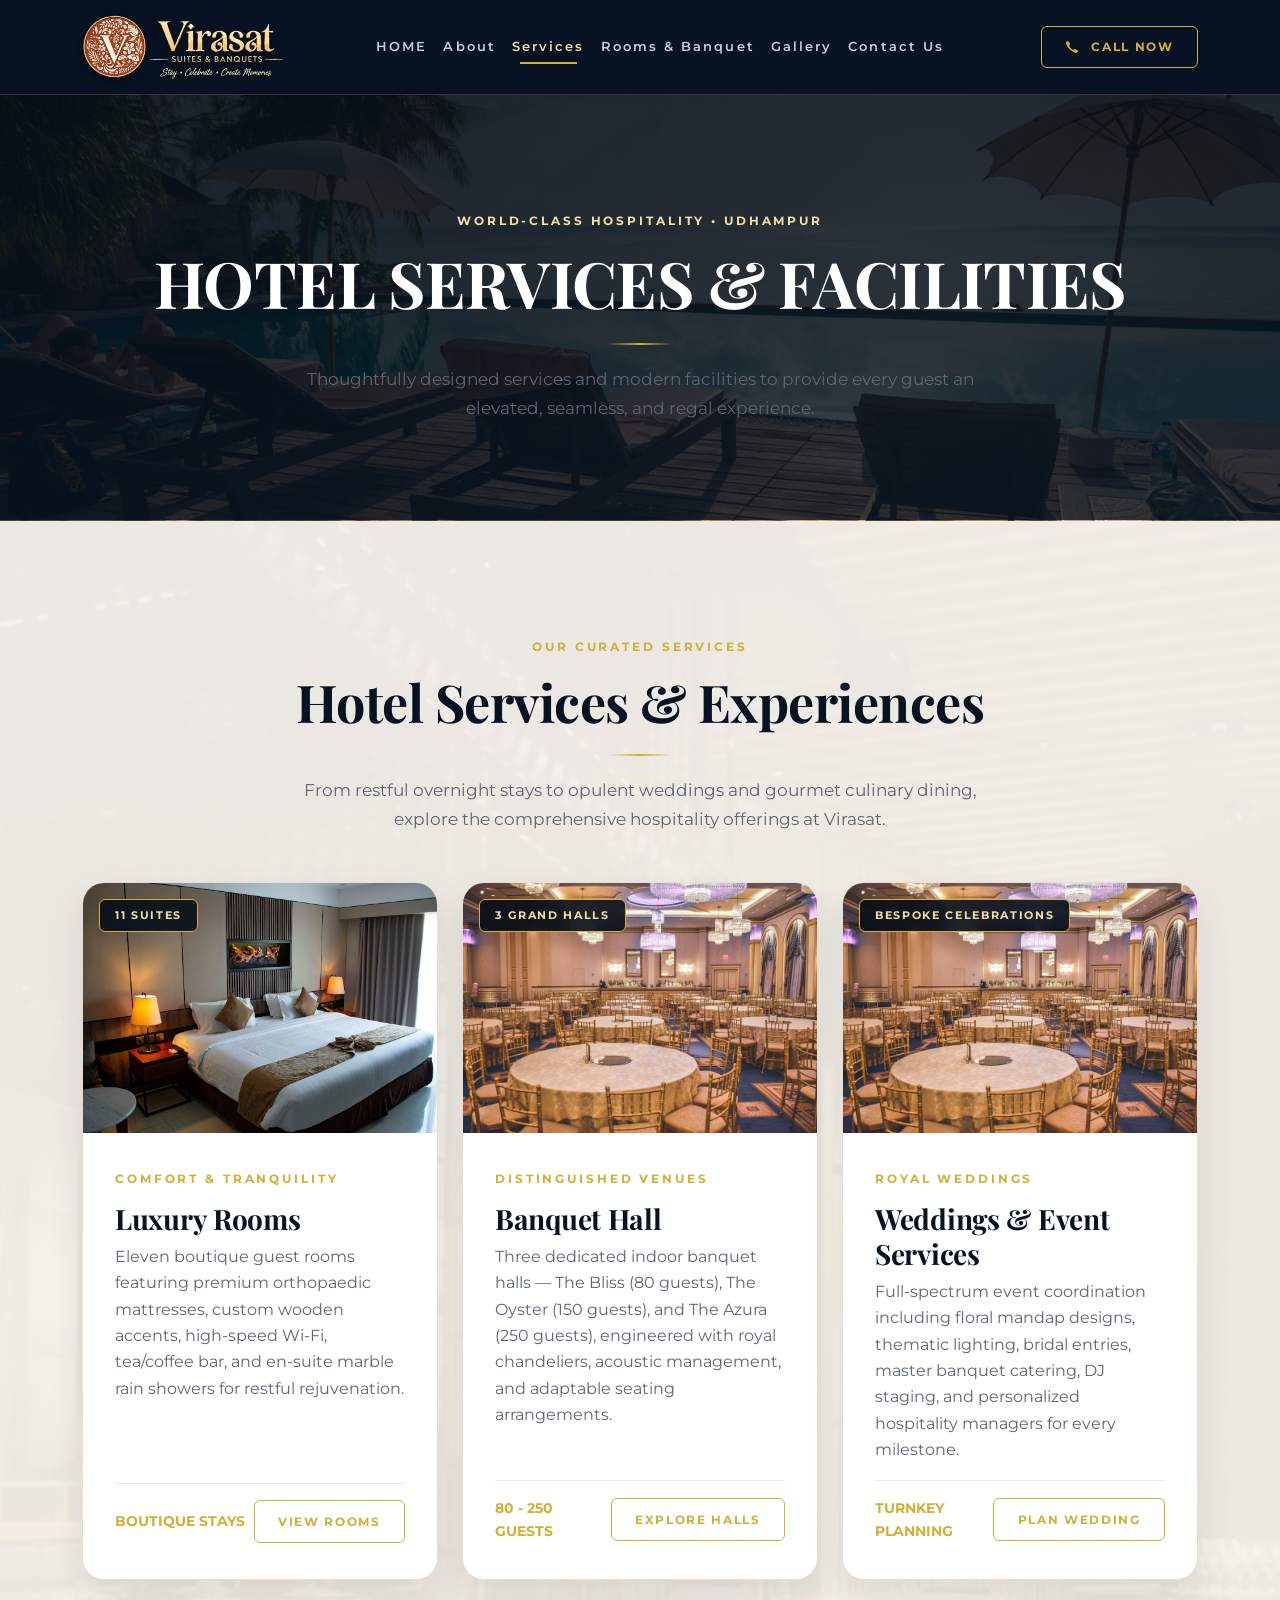
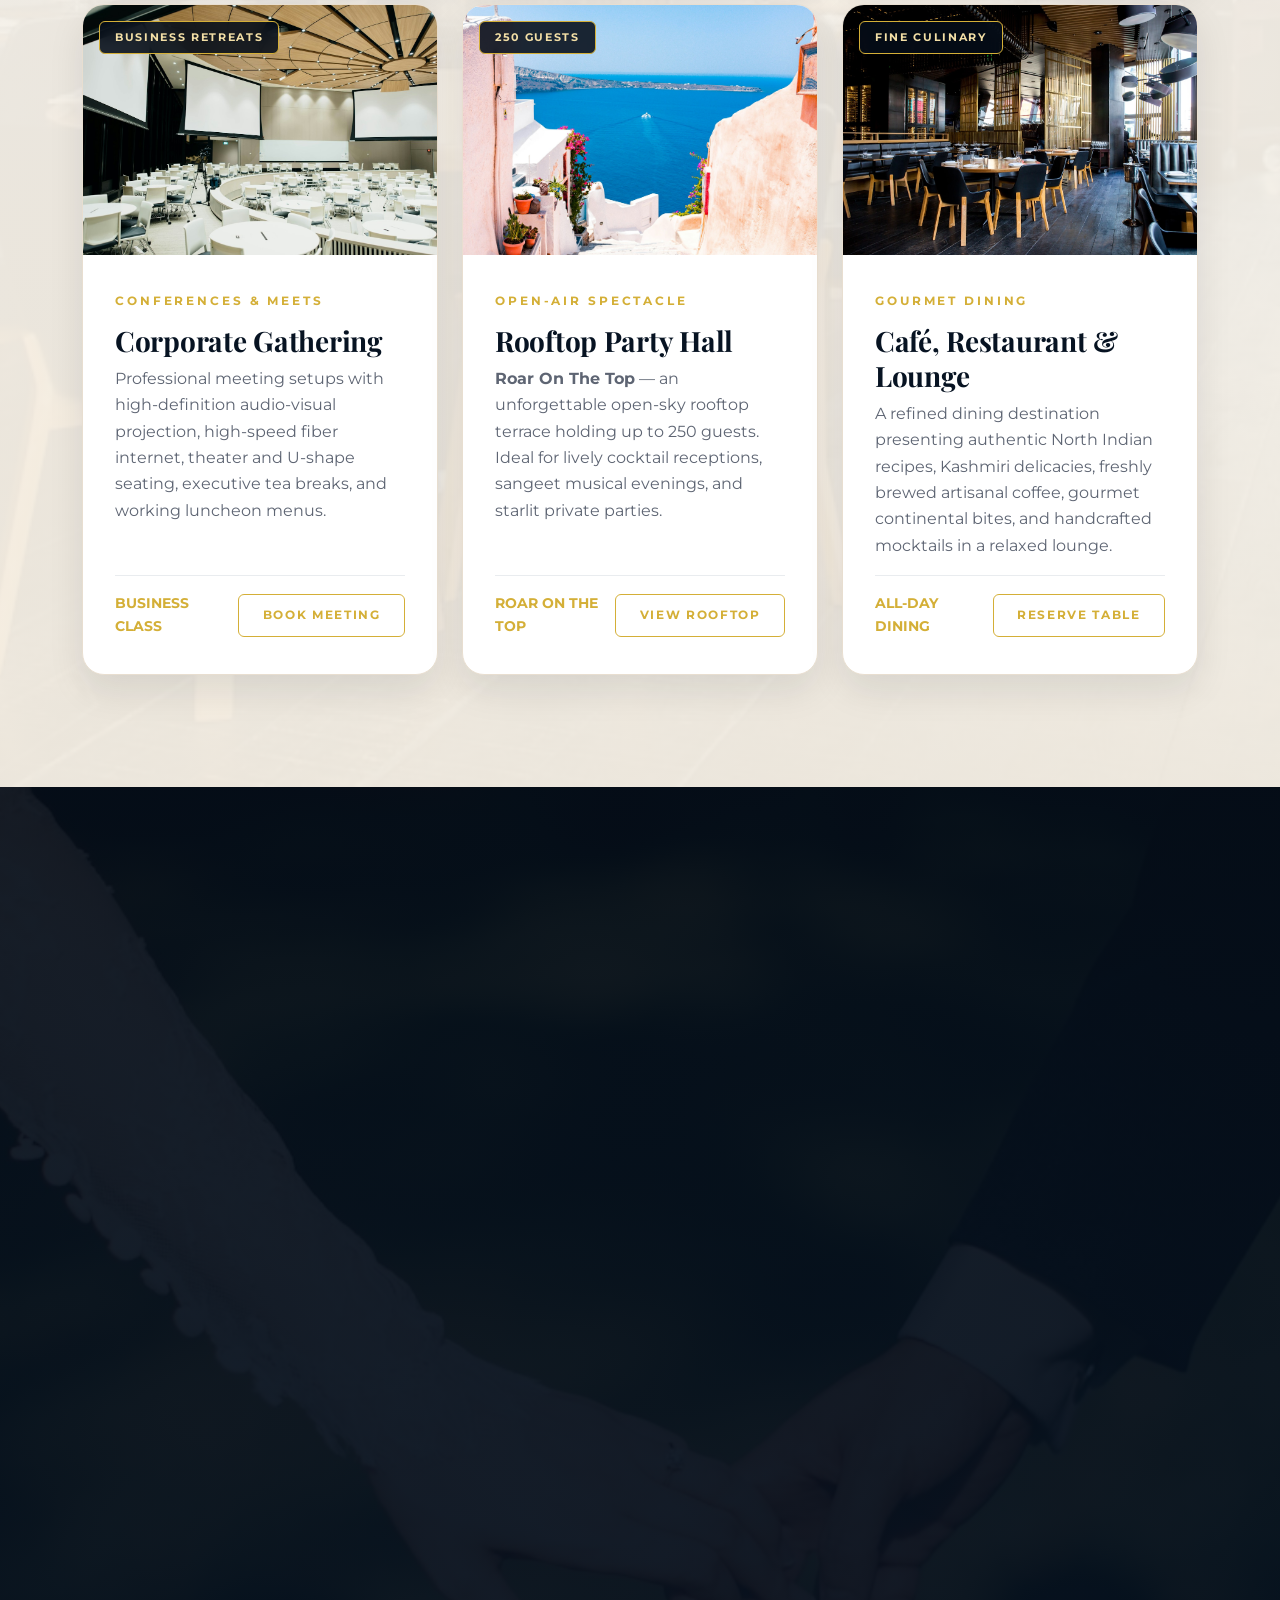
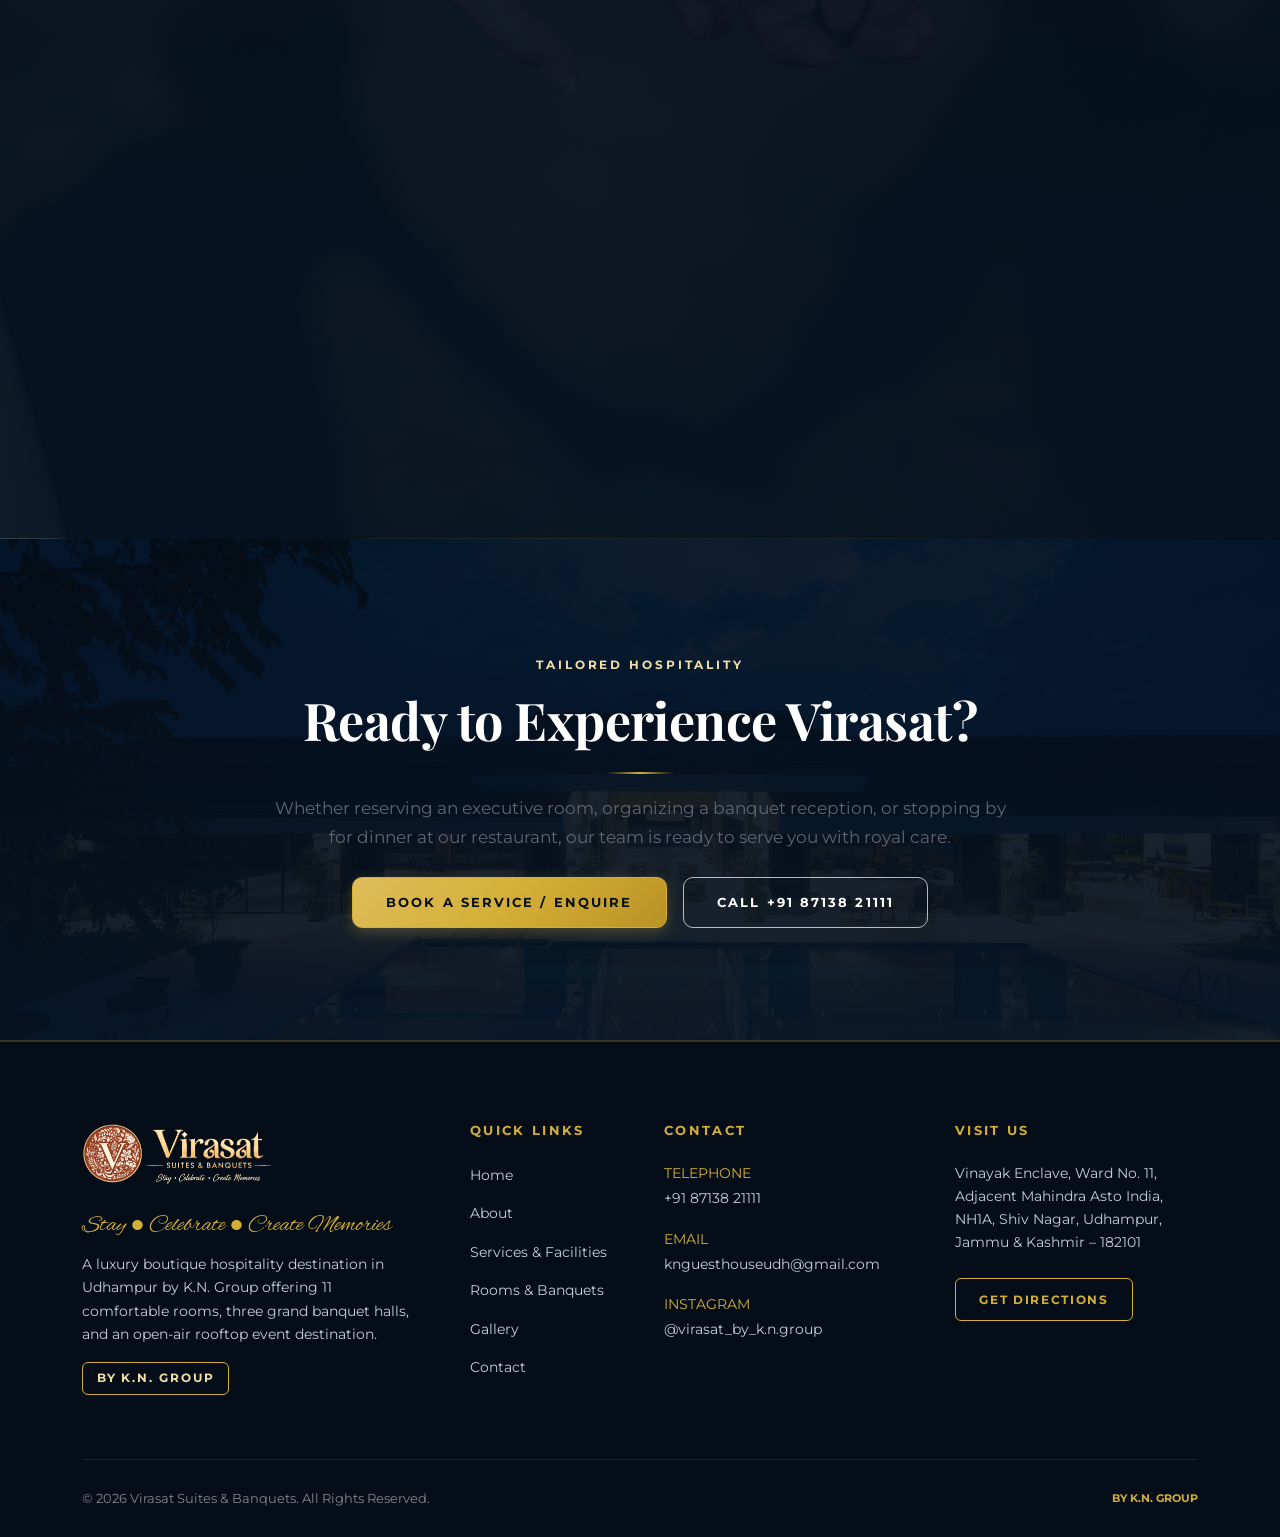
<file: services.html>
<!doctype html>
<html lang="en">
  <head>
    <meta charset="UTF-8" />
    <meta name="viewport" content="width=device-width, initial-scale=1.0" />
    <title>Services &amp; Facilities | Virasat Suites &amp; Banquets Udhampur</title>
    <meta
      name="description"
      content="Explore premium hotel services and guest facilities at Virasat Suites &amp; Banquets — luxury rooms, banquets, weddings, corporate events, rooftop celebrations, restaurant, and modern amenities in Udhampur."
    />
    <meta property="og:title" content="Services &amp; Facilities | Virasat Suites &amp; Banquets Udhampur" />
    <meta
      property="og:description"
      content="Explore premium hotel services and guest facilities at Virasat Suites &amp; Banquets — luxury rooms, banquets, weddings, corporate events, rooftop celebrations, restaurant, and modern amenities in Udhampur."
    />
    <meta property="og:type" content="website" />
    <meta name="twitter:card" content="summary_large_image" />

    <!-- Google Fonts -->
    <link rel="preconnect" href="https://fonts.googleapis.com" />
    <link rel="preconnect" href="https://fonts.gstatic.com" crossorigin />
    <link
      href="https://fonts.googleapis.com/css2?family=Alex+Brush&family=Montserrat:ital,wght@0,300;0,400;0,500;0,600;0,700;1,400&family=Playfair+Display:ital,wght@0,500;0,600;0,700;0,800;1,400&display=swap"
      rel="stylesheet"
    />

    <!-- Bootstrap 5.3 CSS -->
    <link
      href="https://cdn.jsdelivr.net/npm/bootstrap@5.3.3/dist/css/bootstrap.min.css"
      rel="stylesheet"
    />

    <!-- Custom Luxury Stylesheet -->
<link rel="icon" type="image/png" href="assets/images/favicon.png">
    <link rel="stylesheet" href="css/style.css" />
  </head>
  <body>
    <!-- GLOBAL LUXURY STICKY HEADER -->
 <header class="virasat-header">
    <nav class="navbar navbar-expand-lg py-2" aria-label="Main Navigation">
      <div class="container">
        <!-- Logo -->
        <a class="navbar-brand d-flex align-items-center" href="index.html">
          <img src="assets/images/logo.png" alt="Virasat Suites &amp; Banquets - BY K.N. GROUP"
            class="navbar-brand-logo" />
        </a>

        <!-- Mobile Hamburger Toggle -->
        <button class="navbar-toggler" type="button" data-bs-toggle="collapse" data-bs-target="#virasatNav"
          aria-controls="virasatNav" aria-expanded="false" aria-label="Toggle navigation">
          <span class="navbar-toggler-icon"></span>
        </button>

        <!-- Navigation Links -->
        <div class="collapse navbar-collapse justify-content-center" id="virasatNav">
          <ul class="navbar-nav align-items-lg-center me-lg-4 mb-3 mb-lg-0">
            <li class="nav-item">
              <a class="nav-link " aria-current="page" href="index.html">HOME</a>
            </li>
            <li class="nav-item">
              <a class="nav-link" href="about.html">About</a>
            </li>
            <li class="nav-item">
              <a class="nav-link" href="services.html">Services</a>
            </li>
            <li class="nav-item">
              <a class="nav-link" href="rooms-banquet.html">Rooms &amp; Banquet</a>
            </li>
            <li class="nav-item">
              <a class="nav-link" href="gallery.html">Gallery</a>
            </li>
            <li class="nav-item">
              <a class="nav-link" href="contact.html">Contact Us </a>
            </li>
          </ul>

          
        </div>
        <!-- Call Now Action -->
          <div class="nav-call-action">
            <a href="tel:+918713821111" class="btn-luxury btn-outline-gold btn-luxury-sm">
              <svg xmlns="http://www.w3.org/2000/svg" width="14" height="14" fill="currentColor" viewBox="0 0 16 16"
                aria-hidden="true" class="me-1">
                <path
                  d="M3.654 1.328a.678.678 0 0 0-1.015-.063L1.605 2.3c-.483.484-.661 1.169-.45 1.77a17.6 17.6 0 0 0 4.168 6.608 17.6 17.6 0 0 0 6.608 4.168c.601.211 1.286.033 1.77-.45l1.034-1.034a.678.678 0 0 0-.063-1.015l-2.307-1.794a.68.68 0 0 0-.58-.122l-2.19.547a1.75 1.75 0 0 1-1.657-.459L5.482 8.062a1.75 1.75 0 0 1-.46-1.657l.548-2.19a.68.68 0 0 0-.122-.58z" />
              </svg>
              CALL NOW  
            </a>
          </div>
      </div>
    </nav>
  </header>

    <main id="main-content">
      <!-- SUBPAGE HERO -->
      <section
        class="subpage-hero text-center text-white"
        style="background-image: url('assets/images/services-hero.jpg');"
        aria-label="Services and Facilities Hero"
      >
        <div class="subpage-hero-overlay"></div>
        <div class="container subpage-hero-content">
          <span class="eyebrow eyebrow-light">WORLD-CLASS HOSPITALITY &bull; UDHAMPUR</span>
          <h1 class="display-3 font-serif fw-bold text-white mb-2">HOTEL SERVICES &amp; FACILITIES</h1>
          <div class="gold-divider"></div>
          <p class="section-lead text-light-muted">
            Thoughtfully designed services and modern facilities to provide every guest an elevated, seamless, and regal experience.
          </p>
        </div>
      </section>

      <!-- =======================================================================
           HOTEL SERVICES (6 Core Pillars)
           ======================================================================= -->
      <section class="section-padding bg-section-services-showcase" aria-labelledby="services-overview-heading">
        <div class="container">
          <div class="text-center mb-5 reveal">
            <span class="eyebrow">OUR CURATED SERVICES</span>
            <h2 id="services-overview-heading" class="section-title">Hotel Services &amp; Experiences</h2>
            <div class="gold-divider"></div>
            <p class="section-lead">
              From restful overnight stays to opulent weddings and gourmet culinary dining, explore the comprehensive
              hospitality offerings at Virasat.
            </p>
          </div>

          <div class="row g-4">
            <!-- 1. Luxury Rooms -->
            <div class="col-md-6 col-lg-4 reveal">
              <div class="service-showcase-card">
                <div class="position-relative overflow-hidden">
                  <img
                    src="assets/images/room-1.jpg"
                    alt="Luxury Rooms at Virasat Suites"
                    class="service-showcase-img"
                    loading="lazy"
                  />
                  <span class="room-tag">11 SUITES</span>
                </div>
                <div class="service-showcase-body">
                  <span class="eyebrow">COMFORT &amp; TRANQUILITY</span>
                  <h3 class="font-serif">Luxury Rooms</h3>
                  <p class="text-muted-custom mb-3">
                    Eleven boutique guest rooms featuring premium orthopaedic mattresses, custom wooden accents,
                    high-speed Wi-Fi, tea/coffee bar, and en-suite marble rain showers for restful rejuvenation.
                  </p>
                  <div class="mt-auto pt-3 border-top border-light-subtle d-flex justify-content-between align-items-center">
                    <span class="small fw-bold text-gold text-uppercase">Boutique Stays</span>
                    <a href="rooms-banquet.html#rooms" class="btn-luxury btn-outline-gold btn-luxury-sm">VIEW ROOMS</a>
                  </div>
                </div>
              </div>
            </div>

            <!-- 2. Banquet Hall -->
            <div class="col-md-6 col-lg-4 reveal reveal-delay-1">
              <div class="service-showcase-card">
                <div class="position-relative overflow-hidden">
                  <img
                    src="assets/images/hero-2.jpg"
                    alt="Banquet Hall Celebrations at Virasat"
                    class="service-showcase-img"
                    loading="lazy"
                  />
                  <span class="room-tag">3 GRAND HALLS</span>
                </div>
                <div class="service-showcase-body">
                  <span class="eyebrow">DISTINGUISHED VENUES</span>
                  <h3 class="font-serif">Banquet Hall</h3>
                  <p class="text-muted-custom mb-3">
                    Three dedicated indoor banquet halls — The Bliss (80 guests), The Oyster (150 guests), and The Azura (250 guests),
                    engineered with royal chandeliers, acoustic management, and adaptable seating arrangements.
                  </p>
                  <div class="mt-auto pt-3 border-top border-light-subtle d-flex justify-content-between align-items-center">
                    <span class="small fw-bold text-gold text-uppercase">80 - 250 Guests</span>
                    <a href="rooms-banquet.html#banquets" class="btn-luxury btn-outline-gold btn-luxury-sm">EXPLORE HALLS</a>
                  </div>
                </div>
              </div>
            </div>

            <!-- 3. Weddings & Event Services -->
            <div class="col-md-6 col-lg-4 reveal reveal-delay-2">
              <div class="service-showcase-card">
                <div class="position-relative overflow-hidden">
                  <img
                    src="assets/images/gallery-4.jpg"
                    alt="Weddings and Event Services at Virasat"
                    class="service-showcase-img"
                    loading="lazy"
                  />
                  <span class="room-tag">BESPOKE CELEBRATIONS</span>
                </div>
                <div class="service-showcase-body">
                  <span class="eyebrow">ROYAL WEDDINGS</span>
                  <h3 class="font-serif">Weddings &amp; Event Services</h3>
                  <p class="text-muted-custom mb-3">
                    Full-spectrum event coordination including floral mandap designs, thematic lighting, bridal entries,
                    master banquet catering, DJ staging, and personalized hospitality managers for every milestone.
                  </p>
                  <div class="mt-auto pt-3 border-top border-light-subtle d-flex justify-content-between align-items-center">
                    <span class="small fw-bold text-gold text-uppercase">Turnkey Planning</span>
                    <a href="contact.html?type=wedding" class="btn-luxury btn-outline-gold btn-luxury-sm">PLAN WEDDING</a>
                  </div>
                </div>
              </div>
            </div>

            <!-- 4. Corporate Gathering -->
            <div class="col-md-6 col-lg-4 reveal">
              <div class="service-showcase-card">
                <div class="position-relative overflow-hidden">
                  <img
                    src="assets/images/corporate.jpg"
                    alt="Corporate gatherings and conferences at Virasat"
                    class="service-showcase-img"
                    loading="lazy"
                  />
                  <span class="room-tag">BUSINESS RETREATS</span>
                </div>
                <div class="service-showcase-body">
                  <span class="eyebrow">CONFERENCES &amp; MEETS</span>
                  <h3 class="font-serif">Corporate Gathering</h3>
                  <p class="text-muted-custom mb-3">
                    Professional meeting setups with high-definition audio-visual projection, high-speed fiber internet,
                    theater and U-shape seating, executive tea breaks, and working luncheon menus.
                  </p>
                  <div class="mt-auto pt-3 border-top border-light-subtle d-flex justify-content-between align-items-center">
                    <span class="small fw-bold text-gold text-uppercase">Business Class</span>
                    <a href="contact.html?type=corporate" class="btn-luxury btn-outline-gold btn-luxury-sm">BOOK MEETING</a>
                  </div>
                </div>
              </div>
            </div>

            <!-- 5. Rooftop Party Hall -->
            <div class="col-md-6 col-lg-4 reveal reveal-delay-1">
              <div class="service-showcase-card">
                <div class="position-relative overflow-hidden">
                  <img
                    src="assets/images/rooftop.jpg"
                    alt="Roar On The Top Rooftop Party Hall"
                    class="service-showcase-img"
                    loading="lazy"
                  />
                  <span class="room-tag">250 GUESTS</span>
                </div>
                <div class="service-showcase-body">
                  <span class="eyebrow">OPEN-AIR SPECTACLE</span>
                  <h3 class="font-serif">Rooftop Party Hall</h3>
                  <p class="text-muted-custom mb-3">
                    <strong>Roar On The Top</strong> — an unforgettable open-sky rooftop terrace holding up to 250 guests.
                    Ideal for lively cocktail receptions, sangeet musical evenings, and starlit private parties.
                  </p>
                  <div class="mt-auto pt-3 border-top border-light-subtle d-flex justify-content-between align-items-center">
                    <span class="small fw-bold text-gold text-uppercase">Roar On The Top</span>
                    <a href="rooms-banquet.html#rooftop" class="btn-luxury btn-outline-gold btn-luxury-sm">VIEW ROOFTOP</a>
                  </div>
                </div>
              </div>
            </div>

            <!-- 6. Café, Restaurant & Lounge -->
            <div class="col-md-6 col-lg-4 reveal reveal-delay-2">
              <div class="service-showcase-card">
                <div class="position-relative overflow-hidden">
                  <img
                    src="assets/images/restaurant.jpg"
                    alt="Café Restaurant and Lounge at Virasat"
                    class="service-showcase-img"
                    loading="lazy"
                  />
                  <span class="room-tag">FINE CULINARY</span>
                </div>
                <div class="service-showcase-body">
                  <span class="eyebrow">GOURMET DINING</span>
                  <h3 class="font-serif">Café, Restaurant &amp; Lounge</h3>
                  <p class="text-muted-custom mb-3">
                    A refined dining destination presenting authentic North Indian recipes, Kashmiri delicacies,
                    freshly brewed artisanal coffee, gourmet continental bites, and handcrafted mocktails in a relaxed lounge.
                  </p>
                  <div class="mt-auto pt-3 border-top border-light-subtle d-flex justify-content-between align-items-center">
                    <span class="small fw-bold text-gold text-uppercase">All-Day Dining</span>
                    <a href="contact.html?type=dining" class="btn-luxury btn-outline-gold btn-luxury-sm">RESERVE TABLE</a>
                  </div>
                </div>
              </div>
            </div>
          </div>
        </div>
      </section>

      <!-- =======================================================================
           FACILITIES SECTION (Deep Navy Textured Grid with 7 Facilities)
           ======================================================================= -->
      <section class="section-padding bg-section-facilities" aria-labelledby="facilities-heading">
        <div class="container">
          <div class="text-center mb-5 reveal">
            <span class="eyebrow eyebrow-light">MODERN CONVENIENCES</span>
            <h2 id="facilities-heading" class="section-title text-white">Hotel Facilities</h2>
            <div class="gold-divider"></div>
            <p class="section-lead text-light-muted">
              Engineered for seamless guest comfort, security, and effortless accessibility throughout your stay and event.
            </p>
          </div>

          <div class="row g-4">
            <!-- 1. Free Wi-Fi -->
            <div class="col-md-6 col-lg-4 reveal">
              <div class="facility-card">
                <div class="facility-icon-box" aria-hidden="true">
                  <svg width="26" height="26" fill="none" stroke="currentColor" stroke-width="1.75" viewBox="0 0 24 24">
                    <path d="M5 12.55a11 11 0 0 1 14.08 0" />
                    <path d="M1.42 9a16 16 0 0 1 21.16 0" />
                    <path d="M8.53 16.11a6 6 0 0 1 6.95 0" />
                    <line x1="12" y1="20" x2="12.01" y2="20" stroke-width="3" stroke-linecap="round" />
                  </svg>
                </div>
                <h3>Free Wi-Fi</h3>
                <p>High-speed gigabit fiber internet coverage available seamlessly throughout all guest suites, banquet halls, and public lounges.</p>
              </div>
            </div>

            <!-- 2. Lift / Elevator -->
            <div class="col-md-6 col-lg-4 reveal reveal-delay-1">
              <div class="facility-card">
                <div class="facility-icon-box" aria-hidden="true">
                  <svg width="26" height="26" fill="none" stroke="currentColor" stroke-width="1.75" viewBox="0 0 24 24">
                    <rect x="4" y="2" width="16" height="20" rx="2" />
                    <line x1="12" y1="2" x2="12" y2="22" />
                    <polyline points="7 9 9 7 11 9" />
                    <polyline points="13 15 15 17 17 15" />
                  </svg>
                </div>
                <h3>Lift / Elevator</h3>
                <p>Modern, smooth, and spacious elevator access serving all residential floors, banquet halls, and the Roar On The Top rooftop deck.</p>
              </div>
            </div>

            <!-- 3. Parking Facility -->
            <div class="col-md-6 col-lg-4 reveal reveal-delay-2">
              <div class="facility-card">
                <div class="facility-icon-box" aria-hidden="true">
                  <svg width="26" height="26" fill="none" stroke="currentColor" stroke-width="1.75" viewBox="0 0 24 24">
                    <rect x="3" y="3" width="18" height="18" rx="2" />
                    <path d="M9 17V7H14C15.6569 7 17 8.34315 17 10C17 11.6569 15.6569 13 14 13H9" />
                  </svg>
                </div>
                <h3>Parking Facility</h3>
                <p>Expansive, secure on-site parking area equipped with 24/7 CCTV surveillance and dedicated valet assistance for large banquet gatherings.</p>
              </div>
            </div>

            <!-- 4. Laundry Service -->
            <div class="col-md-6 col-lg-4 reveal">
              <div class="facility-card">
                <div class="facility-icon-box" aria-hidden="true">
                  <svg width="26" height="26" fill="none" stroke="currentColor" stroke-width="1.75" viewBox="0 0 24 24">
                    <rect x="3" y="3" width="18" height="18" rx="2" />
                    <circle cx="12" cy="13" r="5" />
                    <path d="M12 15C13.1046 15 14 14.1046 14 13" />
                  </svg>
                </div>
                <h3>Laundry Service</h3>
                <p>Prompt in-house dry cleaning, pressing, and express same-day laundry care for business guests, wedding party garments, and formal attire.</p>
              </div>
            </div>

            <!-- 5. First Aid Services -->
            <div class="col-md-6 col-lg-4 reveal reveal-delay-1">
              <div class="facility-card">
                <div class="facility-icon-box" aria-hidden="true">
                  <svg width="26" height="26" fill="none" stroke="currentColor" stroke-width="1.75" viewBox="0 0 24 24">
                    <rect x="3" y="4" width="18" height="16" rx="2" />
                    <path d="M12 8V16" />
                    <path d="M8 12H16" />
                  </svg>
                </div>
                <h3>First Aid Services</h3>
                <p>Around-the-clock trained medical first-aid readiness, emergency kits, oxygen supply, and swift liaison with nearby medical centers.</p>
              </div>
            </div>

            <!-- 6. Luggage Storage -->
            <div class="col-md-6 col-lg-4 reveal reveal-delay-2">
              <div class="facility-card">
                <div class="facility-icon-box" aria-hidden="true">
                  <svg width="26" height="26" fill="none" stroke="currentColor" stroke-width="1.75" viewBox="0 0 24 24">
                    <rect x="3" y="7" width="18" height="14" rx="2" />
                    <path d="M8 7V4C8 3.44772 8.44772 3 9 3H15C15.5523 3 16 3.44772 16 4V7" />
                    <line x1="12" y1="11" x2="12" y2="17" />
                  </svg>
                </div>
                <h3>Luggage Storage</h3>
                <p>Secure luggage depository and bell desk assistance for early arrivals, late check-outs, and touring families traveling through Udhampur.</p>
              </div>
            </div>

            <!-- 7. Pick-Up & Drop-Off Service (Spanned Center) -->
            <div class="col-md-12 col-lg-8 mx-auto reveal">
              <div class="facility-card text-center p-4">
                <div class="facility-icon-box mx-auto" aria-hidden="true">
                  <svg width="26" height="26" fill="none" stroke="currentColor" stroke-width="1.75" viewBox="0 0 24 24">
                    <rect x="2" y="5" width="20" height="13" rx="2" />
                    <circle cx="7" cy="18" r="2" />
                    <circle cx="17" cy="18" r="2" />
                    <path d="M5 9H9V13H5Z" />
                    <path d="M15 9H19V13H15Z" />
                  </svg>
                </div>
                <h3>Pick-Up &amp; Drop-Off Service</h3>
                <p class="max-w-700 mx-auto">
                  Comfortable, air-conditioned vehicle transfers available upon request for Udhampur Railway Station, Jammu Airport,
                  and local transit along the NH1A corridor. Contact our front desk in advance to arrange your chauffeur service.
                </p>
                <div class="mt-3">
                  <a href="tel:8713821111" class="btn-luxury btn-outline-gold btn-luxury-sm">
                    REQUEST PICK-UP &bull; +91 87138 21111
                  </a>
                </div>
              </div>
            </div>
          </div>
        </div>
      </section>

      <!-- =======================================================================
           CTA / INQUIRY BANNER
           ======================================================================= -->
      <section class="section-padding bg-section-cta text-center text-white" aria-labelledby="services-cta-heading">
        <div class="container reveal">
          <span class="eyebrow eyebrow-light">TAILORED HOSPITALITY</span>
          <h2 id="services-cta-heading" class="section-title text-white">Ready to Experience Virasat?</h2>
          <div class="gold-divider"></div>
          <p class="section-lead text-light-muted mb-4">
            Whether reserving an executive room, organizing a banquet reception, or stopping by for dinner at our restaurant,
            our team is ready to serve you with royal care.
          </p>
          <div class="d-flex justify-content-center gap-3 flex-wrap">
            <a href="contact.html" class="btn-luxury btn-gold">BOOK A SERVICE / ENQUIRE</a>
            <a href="tel:8713821111" class="btn-luxury btn-outline-white">CALL +91 87138 21111</a>
          </div>
        </div>
      </section>
    </main>

    <!-- GLOBAL LUXURY FOOTER -->
    <footer class="virasat-footer">
      <div class="container">
        <div class="row g-5">
          <div class="col-lg-4 col-md-6">
            <img src="assets/images/logo.png" alt="Virasat Suites &amp; Banquets" class="footer-logo" />
            <p class="font-script fs-4 text-gold mb-2">Stay &bull; Celebrate &bull; Create Memories</p>
            <p class="small text-light-muted">
              A luxury boutique hospitality destination in Udhampur by K.N. Group offering 11 comfortable rooms,
              three grand banquet halls, and an open-air rooftop event destination.
            </p>
            <div class="mt-3">
              <span class="group-badge">BY K.N. GROUP</span>
            </div>
          </div>

          <div class="col-lg-2 col-md-6">
            <h4 class="footer-heading">QUICK LINKS</h4>
            <ul class="footer-links">
              <li><a href="index.html">Home</a></li>
              <li><a href="about.html">About</a></li>
              <li><a href="services.html">Services &amp; Facilities</a></li>
              <li><a href="rooms-banquet.html">Rooms &amp; Banquets</a></li>
              <li><a href="gallery.html">Gallery</a></li>
              <li><a href="contact.html">Contact</a></li>
            </ul>
          </div>

          <div class="col-lg-3 col-md-6">
            <h4 class="footer-heading">CONTACT</h4>
            <ul class="footer-links">
              <li class="mb-3">
                <span class="d-block small text-gold">TELEPHONE</span>
                <a href="tel:8713821111">+91 87138 21111</a>
              </li>
              <li class="mb-3">
                <span class="d-block small text-gold">EMAIL</span>
                <a href="mailto:knguesthouseudh@gmail.com">knguesthouseudh@gmail.com</a>
              </li>
              <li>
                <span class="d-block small text-gold">INSTAGRAM</span>
                <a href="https://www.instagram.com/virasat_by_k.n.group" target="_blank" rel="noopener noreferrer">
                  @virasat_by_k.n.group
                </a>
              </li>
            </ul>
          </div>

          <div class="col-lg-3 col-md-6">
            <h4 class="footer-heading">VISIT US</h4>
            <address class="small text-light-muted mb-3 not-italic">
              Vinayak Enclave, Ward No. 11,<br />
              Adjacent Mahindra Asto India,<br />
              NH1A, Shiv Nagar, Udhampur,<br />
              Jammu &amp; Kashmir – 182101
            </address>
            <a href="contact.html#map" class="btn-luxury btn-outline-gold btn-luxury-sm d-inline-block mt-2">
              GET DIRECTIONS
            </a>
          </div>
        </div>

        <div class="footer-bottom d-flex flex-column flex-md-row justify-content-between align-items-center gap-3">
          <div>&copy; 2026 Virasat Suites &amp; Banquets. All Rights Reserved.</div>
          <div class="text-gold small fw-bold">BY K.N. GROUP</div>
        </div>
      </div>
    </footer>

    <script src="https://cdn.jsdelivr.net/npm/bootstrap@5.3.3/dist/js/bootstrap.bundle.min.js"></script>
    <script src="js/main.js"></script>
  </body>
</html>
</file>
<file: css/style.css>
/* ==========================================================================
   VIRASAT SUITES & BANQUETS - BY K.N. GROUP
   Luxury Heritage & Royal Banquet Destination
   Location: Udhampur, Jammu & Kashmir
   Enhanced Luxury Styling: Rounded Edges, Rich Backgrounds & Textures
   ========================================================================== */

:root {
  /* Palette */
  --navy-primary: #071322;
  --navy-deep: #050d18;
  --navy-card: #0b1a2d;
  --navy-light: #13253d;
  --navy-border: rgba(212, 175, 55, 0.24);

  --gold-primary: #d4af37;
  --gold-light: #f3dfa6;
  --gold-hover: #b89125;
  --gold-subtle: rgba(212, 175, 55, 0.15);

  --terracotta: #9c3322;
  --burgundy: #801f11;

  --ivory-bg: #faf7f2;
  --ivory-card: #ffffff;
  --ivory-warm: #f4eee3;
  --ivory-border: #e8ded0;

  --text-main: #1f252e;
  --text-muted: #5e6573;
  --text-light: #fbf8f3;
  --text-light-muted: #c5ced9;

  /* Typography */
  --font-serif: 'Playfair Display', Georgia, 'Times New Roman', serif;
  --font-sans: 'Montserrat', -apple-system, BlinkMacSystemFont, 'Segoe UI', Roboto, sans-serif;
  --font-script: 'Alex Brush', cursive;

  /* Rounded Corner Tokens for Luxury Appeal */
  --radius-card: 22px;
  --radius-img: 20px;
  --radius-btn: 10px;
  --radius-badge: 8px;

  /* Shadows */
  --shadow-luxury: 0 16px 36px rgba(7, 19, 34, 0.09);
  --shadow-hover: 0 22px 50px rgba(7, 19, 34, 0.16), 0 0 20px rgba(212, 175, 55, 0.15);
  --shadow-dark-card: 0 18px 45px rgba(0, 0, 0, 0.45);

  /* Transitions */
  --transition-smooth: all 0.35s cubic-bezier(0.2, 0.8, 0.2, 1);
}

/* --------------------------------------------------------------------------
   Global Resets & Base Styles
   -------------------------------------------------------------------------- */
*, *::before, *::after {
  box-sizing: border-box;
}

html {
  scroll-behavior: smooth;
  font-size: 16px;
  overflow-x: hidden;
}

body {
  margin: 0;
  padding: 0;
  font-family: var(--font-sans);
  color: var(--text-main);
  background-color: var(--ivory-bg);
  background-image: 
    radial-gradient(circle at 12% 18%, rgba(212, 175, 55, 0.035) 0%, transparent 45%),
    radial-gradient(circle at 88% 82%, rgba(156, 51, 34, 0.025) 0%, transparent 45%),
    url("data:image/svg+xml,%3Csvg width='72' height='72' viewBox='0 0 72 72' xmlns='http://www.w3.org/2000/svg'%3E%3Cpath d='M36 6 L39 28 L61 31 L43 44 L50 66 L36 52 L22 66 L29 44 L11 31 L33 28 Z' fill='%23d4af37' fill-opacity='0.02'/%3E%3Ccircle cx='36' cy='36' r='2' fill='%23d4af37' fill-opacity='0.03'/%3E%3C/svg%3E");
  background-attachment: fixed;
  line-height: 1.65;
  -webkit-font-smoothing: antialiased;
  -moz-osx-font-smoothing: grayscale;
  overflow-x: hidden;
  width: 100%;
}

img {
  max-width: 100%;
  height: auto;
  display: block;
}

a {
  text-decoration: none;
  color: inherit;
  transition: var(--transition-smooth);
}

/* --------------------------------------------------------------------------
   Typography Hierarchy
   -------------------------------------------------------------------------- */
h1, h2, h3, h4, h5, h6,
.font-serif {
  font-family: var(--font-serif);
  font-weight: 700;
  color: var(--navy-primary);
  letter-spacing: -0.01em;
  line-height: 1.25;
}

.text-gold {
  color: var(--gold-primary) !important;
}

.text-gold-light {
  color: var(--gold-light) !important;
}

.text-navy {
  color: var(--navy-primary) !important;
}

.text-muted-custom {
  color: var(--text-muted) !important;
}

.font-script {
  font-family: var(--font-script);
}

.eyebrow {
  display: inline-block;
  font-family: var(--font-sans);
  font-size: 0.75rem;
  font-weight: 700;
  letter-spacing: 0.24em;
  text-transform: uppercase;
  color: var(--gold-primary);
  margin-bottom: 0.75rem;
}

.eyebrow-light {
  color: var(--gold-light);
}

.section-title {
  font-size: 2.25rem;
  margin-bottom: 1.25rem;
}

@media (min-width: 768px) {
  .section-title {
    font-size: 2.75rem;
  }
}

@media (min-width: 1200px) {
  .section-title {
    font-size: 3.25rem;
  }
}

.section-lead {
  font-size: 1.05rem;
  color: var(--text-muted);
  max-width: 740px;
  margin-left: auto;
  margin-right: auto;
  line-height: 1.75;
}

/* Gold divider lines */
.gold-divider {
  width: 68px;
  height: 2px;
  background: linear-gradient(90deg, transparent, var(--gold-primary), transparent);
  margin: 1.25rem auto;
}

.gold-divider-left {
  width: 68px;
  height: 2px;
  background: linear-gradient(90deg, var(--gold-primary), transparent);
  margin: 1.25rem 0;
}

/* --------------------------------------------------------------------------
   Background Patterns & Textures for Ultra-Luxury Feel
   -------------------------------------------------------------------------- */
.bg-ivory {
  background-color: var(--ivory-bg);
}

.bg-ivory-warm {
  background-color: var(--ivory-warm);
}

.bg-ivory-textured {
  background-color: #faf6f0;
  background-image: 
    radial-gradient(circle at 10% 20%, rgba(212, 175, 55, 0.05) 0%, transparent 25%),
    radial-gradient(circle at 90% 80%, rgba(156, 51, 34, 0.04) 0%, transparent 25%),
    radial-gradient(rgba(212, 175, 55, 0.12) 1px, transparent 1px);
  background-size: 100% 100%, 100% 100%, 28px 28px;
}

.bg-navy {
  background-color: var(--navy-primary);
  color: var(--text-light);
}

.bg-navy-deep {
  background-color: var(--navy-deep);
  color: var(--text-light);
}

.bg-navy-textured {
  background-color: #050d18;
  background-image: 
    radial-gradient(circle at 50% 0%, rgba(212, 175, 55, 0.1) 0%, transparent 40%),
    radial-gradient(circle at 85% 90%, rgba(156, 51, 34, 0.08) 0%, transparent 35%),
    radial-gradient(rgba(212, 175, 55, 0.1) 1px, transparent 1px);
  background-size: 100% 100%, 100% 100%, 32px 32px;
  color: var(--text-light);
}

.bg-navy h1, .bg-navy h2, .bg-navy h3, .bg-navy h4,
.bg-navy-deep h1, .bg-navy-deep h2, .bg-navy-deep h3, .bg-navy-deep h4,
.bg-navy-textured h1, .bg-navy-textured h2, .bg-navy-textured h3, .bg-navy-textured h4,
.bg-section-facilities h1, .bg-section-facilities h2, .bg-section-facilities h3, .bg-section-facilities h4,
.bg-section-facilities .section-title,
.bg-section-banquets h1, .bg-section-banquets h2, .bg-section-banquets h3, .bg-section-banquets h4,
.bg-section-banquets .section-title,
.bg-section-why h1, .bg-section-why h2, .bg-section-why h3, .bg-section-why h4,
.bg-section-why .section-title,
.bg-section-cta h1, .bg-section-cta h2, .bg-section-cta h3, .bg-section-cta h4,
.bg-section-cta .section-title {
  color: #ffffff !important;
}

/* --------------------------------------------------------------------------
   Atmospheric Luxury Section Background Images
   -------------------------------------------------------------------------- */
.bg-section-welcome {
  background-color: var(--ivory-bg);
  background-image: 
    linear-gradient(180deg, rgba(250, 247, 242, 0.65) 0%, rgba(244, 238, 227, 0.85) 0),
    url('../assets/images/about.jpg');
  background-position: center;
  background-size: cover;
  background-repeat: no-repeat;
}

.bg-section-rooms {
  background-color: var(--ivory-bg);
  background-image: 
    linear-gradient(180deg, rgba(250, 247, 242, 0.96) 0%, rgba(244, 238, 227, 0.95) 100%),
    url('../assets/images/room-3.jpg');
  background-position: center;
  background-size: cover;
  background-repeat: no-repeat;
}

.bg-section-banquets {
  position: relative;
  background-color: var(--navy-deep);
  background-image: 
    linear-gradient(180deg, rgba(7, 19, 34, 0.92) 0%, rgba(5, 13, 24, 0.95) 100%),
    url('../assets/images/hero-2.jpg');
  background-position: center;
  background-size: cover;
  background-repeat: no-repeat;
  color: #ffffff;
}

.bg-section-services {
  background-color: var(--ivory-bg);
  background-image: 
    linear-gradient(180deg, rgba(250, 247, 242, 0.94) 0%, rgba(244, 238, 227, 0.96) 100%),
    url('../assets/images/services-hero.jpg');
  background-position: center;
  background-size: cover;
  background-repeat: no-repeat;
}

.bg-section-services-showcase {
  background-color: var(--ivory-bg);
  background-image: 
    linear-gradient(180deg, rgba(250, 247, 242, 0.94) 0%, rgba(244, 238, 227, 0.96) 100%),
    url('../assets/images/restaurant.jpg');
  background-position: center;
  background-size: cover;
  background-repeat: no-repeat;
}

.bg-section-facilities {
  position: relative;
  background-color: var(--navy-deep);
  background-image: 
    linear-gradient(180deg, rgba(5, 13, 24, 0.93) 0%, rgba(7, 19, 34, 0.96) 100%),
    url('../assets/images/azura.jpg');
  background-position: center;
  background-size: cover;
  background-repeat: no-repeat;
  color: #ffffff;
}

.bg-section-why {
  position: relative;
  background-color: var(--navy-deep);
  background-image: 
    linear-gradient(180deg, rgba(5, 13, 24, 0.92) 0%, rgba(7, 19, 34, 0.95) 100%),
    url('../assets/images/gallery-9.jpg');
  background-position: center;
  background-size: cover;
  background-repeat: no-repeat;
  color: #ffffff;
}

.bg-section-reviews {
  background-color: var(--ivory-bg);
  background-image: 
    linear-gradient(180deg, rgba(244, 238, 227, 0.94) 0%, rgba(250, 247, 242, 0.95) 100%),
    url('../assets/images/gallery-8.jpg');
  background-position: center;
  background-size: cover;
  background-repeat: no-repeat;
}

.bg-section-gallery-bg {
  background-color: var(--ivory-bg);
  background-image: 
    linear-gradient(180deg, rgba(250, 247, 242, 0.95) 0%, rgba(244, 238, 227, 0.95) 100%),
    url('../assets/images/gallery-5.jpg');
  background-position: center;
  background-size: cover;
  background-repeat: no-repeat;
}

.bg-section-contact-bg {
  background-color: var(--ivory-bg);
  background-image: 
    linear-gradient(180deg, rgba(250, 247, 242, 0.94) 0%, rgba(244, 238, 227, 0.95) 100%),
    url('../assets/images/contact.jpg');
  background-position: center;
  background-size: cover;
  background-repeat: no-repeat;
}

.bg-section-cta {
  position: relative;
  background-color: var(--navy-deep);
  background-image: 
    linear-gradient(180deg, rgba(5, 13, 24, 0.9) 0%, rgba(7, 19, 34, 0.94) 100%),
    url('../assets/images/hero-1.jpg');
  background-position: center;
  background-size: cover;
  background-repeat: no-repeat;
  color: #ffffff;
}

.bg-section-about-story {
  background-color: var(--ivory-bg);
  background-image: 
    linear-gradient(180deg, rgba(250, 247, 242, 0.95) 0%, rgba(244, 238, 227, 0.95) 100%),
    url('../assets/images/gallery-7.jpg');
  background-position: center;
  background-size: cover;
  background-repeat: no-repeat;
}

@media (max-width: 991.98px) {
  .bg-section-banquets,
  .bg-section-facilities,
  .bg-section-why,
  .bg-section-cta,
  .rooftop-section {
    background-attachment: scroll !important;
  }
}

/* --------------------------------------------------------------------------
   Buttons (Refined Luxury with Subtle Rounded Corners)
   -------------------------------------------------------------------------- */
.btn-luxury {
  display: inline-flex;
  align-items: center;
  justify-content: center;
  gap: 0.5rem;
  font-family: var(--font-sans);
  font-size: 0.8125rem;
  font-weight: 700;
  letter-spacing: 0.16em;
  text-transform: uppercase;
  padding: 0.875rem 2.1rem;
  border-radius: var(--radius-btn);
  border: 1px solid transparent;
  transition: var(--transition-smooth);
  cursor: pointer;
  position: relative;
  text-align: center;
  white-space: nowrap;
}

.btn-gold {
  background: linear-gradient(135deg, #dfbd5a 0%, #d4af37 50%, #ba9125 100%);
  border-color: #d4af37;
  color: #060e1a;
  box-shadow: 0 4px 14px rgba(212, 175, 55, 0.28);
}

.btn-gold:hover,
.btn-gold:focus {
  background: linear-gradient(135deg, #e9cb72 0%, #dfbd5a 50%, #c49929 100%);
  border-color: var(--gold-light);
  color: #050d18;
  transform: translateY(-2px);
  box-shadow: 0 8px 24px rgba(212, 175, 55, 0.45);
}

.btn-outline-gold {
  background-color: transparent;
  border-color: var(--gold-primary);
  color: var(--gold-primary);
}

.btn-outline-gold:hover,
.btn-outline-gold:focus {
  background-color: var(--gold-primary);
  color: var(--navy-deep);
  transform: translateY(-2px);
  box-shadow: 0 8px 22px rgba(212, 175, 55, 0.35);
}

.btn-outline-white {
  background-color: transparent;
  border-color: rgba(255, 255, 255, 0.7);
  color: #ffffff;
}

.btn-outline-white:hover,
.btn-outline-white:focus {
  background-color: #ffffff;
  border-color: #ffffff;
  color: var(--navy-primary);
  transform: translateY(-2px);
  box-shadow: 0 8px 22px rgba(255, 255, 255, 0.25);
}

.btn-luxury-sm {
  padding: 0.65rem 1.45rem;
  font-size: 0.75rem;
  letter-spacing: 0.14em;
  border-radius: 6px;
}

/* --------------------------------------------------------------------------
   Sticky Luxury Header
   -------------------------------------------------------------------------- */
.virasat-header {
  position: sticky;
  top: 0;
  left: 0;
  width: 100%;
  z-index: 1030;
  background-color: var(--navy-primary);
  border-bottom: 1px solid var(--navy-border);
  transition: all 0.4s ease;
}

.virasat-header.scrolled {
  background-color: rgba(5, 13, 24, 0.98);
  box-shadow: 0 6px 28px rgba(0, 0, 0, 0.55);
  border-bottom-color: rgba(212, 175, 55, 0.4);
}

.navbar-brand-logo {
  height: 68px;
  width: auto;
  max-width: 220px;
  object-fit: contain;
  transition: transform 0.3s ease;
  filter: drop-shadow(0 2px 5px rgba(0, 0, 0, 0.45));
}

@media (max-width: 991.98px) {
  .navbar-brand-logo {
    height: 52px;
    max-width: 180px;
  }
}

.navbar-nav .nav-link {
  font-family: var(--font-sans);
  font-size: 0.8125rem;
  font-weight: 600;
  letter-spacing: 0.16em;
  /* text-transform: uppercase; */
  color: var(--text-light-muted);
  padding: 0.75rem 1rem;
  position: relative;
  transition: color 0.3s ease;
}

.navbar-nav .nav-link::after {
  content: '';
  position: absolute;
  bottom: 0.35rem;
  left: 1rem;
  right: 1rem;
  height: 2px;
  background-color: var(--gold-primary);
  transform: scaleX(0);
  transition: transform 0.3s ease;
  transform-origin: center;
}

.navbar-nav .nav-link:hover,
.navbar-nav .nav-link:focus,
.navbar-nav .nav-link.active {
  color: var(--gold-light);
}

.navbar-nav .nav-link:hover::after,
.navbar-nav .nav-link.active::after {
  transform: scaleX(1);
}

/* Custom Hamburger */
.navbar-toggler {
  border: 1px solid var(--navy-border);
  padding: 0.5rem 0.75rem;
  border-radius: 6px;
}

.navbar-toggler:focus {
  box-shadow: 0 0 0 2px var(--gold-primary);
}

.navbar-toggler-icon {
  background-image: url("data:image/svg+xml,%3csvg xmlns='http://www.w3.org/2000/svg' viewBox='0 0 30 30'%3e%3cpath stroke='%23d4af37' stroke-linecap='round' stroke-miterlimit='10' stroke-width='2' d='M4 7h22M4 15h22M4 23h22'/%3e%3c/svg%3e");
}

@media (max-width: 991.98px) {
  .navbar-collapse {
    background-color: var(--navy-deep);
    padding: 1.25rem 1.5rem;
    margin-top: 0.75rem;
    border-radius: 12px;
    border: 1px solid var(--navy-border);
    box-shadow: 0 12px 30px rgba(0, 0, 0, 0.45);
  }
  .navbar-nav .nav-link {
    padding: 0.65rem 0;
  }
  .navbar-nav .nav-link::after {
    left: 0;
    right: auto;
    width: 32px;
  }
}

/* --------------------------------------------------------------------------
   Hero Carousel (Cinematic Fullscreen)
   -------------------------------------------------------------------------- */
.hero-slider {
  position: relative;
  background-color: var(--navy-deep);
}

.hero-slider .carousel-item {
  min-height: 85vh;
  background-size: cover;
  background-position: center;
  position: relative;
}

@media (min-width: 992px) {
  .hero-slider .carousel-item {
    min-height: 92vh;
  }
}

.hero-overlay {
  position: absolute;
  top: 0;
  left: 0;
  width: 100%;
  height: 100%;
  background: linear-gradient(
    180deg,
    rgba(5, 13, 24, 0.78) 0%,
    rgba(7, 19, 34, 0.65) 50%,
    rgba(5, 13, 24, 0.88) 100%
  );
  z-index: 1;
}

.hero-content {
  position: relative;
  z-index: 2;
  padding: 4rem 1rem;
}

.hero-title {
  font-size: 2.75rem;
  color: #ffffff;
  font-weight: 700;
  line-height: 1.15;
  margin-bottom: 1rem;
  text-shadow: 0 4px 18px rgba(0, 0, 0, 0.65);
}

@media (min-width: 768px) {
  .hero-title {
    font-size: 4rem;
  }
}

@media (min-width: 1200px) {
  .hero-title {
    font-size: 4.85rem;
  }
}

.hero-subtitle {
  font-size: 1.125rem;
  color: var(--text-light-muted);
  max-width: 650px;
  margin: 0 auto 2rem;
  line-height: 1.7;
}

.hero-tagline-script {
  font-family: var(--font-script);
  font-size: 2.2rem;
  color: var(--gold-light);
  margin-bottom: 1.5rem;
  display: block;
  text-shadow: 0 2px 8px rgba(0, 0, 0, 0.5);
}

@media (min-width: 768px) {
  .hero-tagline-script {
    font-size: 2.75rem;
  }
}

.carousel-control-icon {
  width: 46px;
  height: 46px;
  display: flex;
  align-items: center;
  justify-content: center;
  border-radius: 8px;
  border: 1px solid var(--gold-primary);
  background-color: rgba(7, 19, 34, 0.7);
  color: var(--gold-primary);
  font-size: 1.25rem;
  transition: var(--transition-smooth);
}

.carousel-control-icon:hover {
  background-color: var(--gold-primary);
  color: var(--navy-deep);
}

/* --------------------------------------------------------------------------
   Subpage Banners
   -------------------------------------------------------------------------- */
.subpage-hero {
  position: relative;
  background-size: cover;
  background-position: center;
  padding: 7rem 0 5rem;
  background-color: var(--navy-deep);
  border-bottom: 1px solid var(--navy-border);
}

.subpage-hero-overlay {
  position: absolute;
  top: 0;
  left: 0;
  width: 100%;
  height: 100%;
  background: linear-gradient(
    180deg,
    rgba(5, 13, 24, 0.88) 0%,
    rgba(7, 19, 34, 0.8) 100%
  );
  z-index: 1;
}

.subpage-hero-content {
  position: relative;
  z-index: 2;
}

/* --------------------------------------------------------------------------
   Editorial & Content Sections
   -------------------------------------------------------------------------- */
.section-padding {
  padding: 5.5rem 0;
}

@media (min-width: 992px) {
  .section-padding {
    padding: 7rem 0;
  }
}

.section-padding-sm {
  padding: 3.5rem 0;
}

/* Luxury Image Frame with Curved Corners & Floating Gold Accent */
.luxury-image-frame {
  position: relative;
  border-radius: var(--radius-img);
  overflow: hidden;
  box-shadow: var(--shadow-luxury);
  border: 1px solid rgba(212, 175, 55, 0.3);
}

.luxury-image-frame img {
  width: 100%;
  height: 100%;
  object-fit: cover;
  border-radius: var(--radius-img);
  transition: transform 0.65s cubic-bezier(0.2, 0.8, 0.2, 1);
}

.luxury-image-frame:hover img {
  transform: scale(1.04);
}

.luxury-image-frame::after {
  content: '';
  position: absolute;
  inset: 12px;
  border-radius: 12px;
  border: 1px solid rgba(212, 175, 55, 0.45);
  pointer-events: none;
  transition: inset 0.4s ease, border-color 0.4s ease;
}

.luxury-image-frame:hover::after {
  inset: 16px;
  border-color: var(--gold-primary);
}

/* --------------------------------------------------------------------------
   Room Cards (Rounded & Elevated)
   -------------------------------------------------------------------------- */
.room-card {
  background-color: var(--ivory-card);
  border: 1px solid var(--ivory-border);
  border-radius: var(--radius-card);
  box-shadow: var(--shadow-luxury);
  overflow: hidden;
  transition: var(--transition-smooth);
  height: 100%;
  display: flex;
  flex-direction: column;
}

.room-card:hover {
  transform: translateY(-6px);
  box-shadow: var(--shadow-hover);
  border-color: var(--gold-primary);
}

.room-card-image-wrap {
  position: relative;
  overflow: hidden;
  height: 270px;
}

.room-card-image-wrap img {
  width: 100%;
  height: 100%;
  object-fit: cover;
  transition: transform 0.6s cubic-bezier(0.2, 0.8, 0.2, 1);
}

.room-card:hover .room-card-image-wrap img {
  transform: scale(1.06);
}

.room-tag {
  position: absolute;
  top: 1rem;
  left: 1rem;
  background-color: rgba(5, 13, 24, 0.88);
  backdrop-filter: blur(8px);
  color: var(--gold-light);
  font-size: 0.6875rem;
  font-weight: 700;
  letter-spacing: 0.15em;
  text-transform: uppercase;
  padding: 0.4rem 0.95rem;
  border-radius: 6px;
  border: 1px solid var(--gold-primary);
}

.room-card-body {
  padding: 2.25rem 2rem;
  display: flex;
  flex-direction: column;
  flex-grow: 1;
}

.room-card-body h3 {
  font-size: 1.5rem;
  margin-bottom: 0.75rem;
}

.room-card-body p {
  color: var(--text-muted);
  font-size: 0.95rem;
  margin-bottom: 1.5rem;
  flex-grow: 1;
}

/* --------------------------------------------------------------------------
   Banquet Cards (Rounded, Deep Navy Glassmorphism)
   -------------------------------------------------------------------------- */
.banquet-card {
  background: linear-gradient(145deg, #0d1e35 0%, #071322 100%);
  border: 1px solid var(--navy-border);
  border-radius: var(--radius-card);
  color: var(--text-light);
  box-shadow: var(--shadow-dark-card);
  overflow: hidden;
  transition: var(--transition-smooth);
  height: 100%;
  display: flex;
  flex-direction: column;
}

.banquet-card:hover {
  transform: translateY(-6px);
  border-color: var(--gold-primary);
  box-shadow: 0 24px 55px rgba(0, 0, 0, 0.55), 0 0 20px rgba(212, 175, 55, 0.2);
}

.banquet-card-image-wrap {
  position: relative;
  overflow: hidden;
  border-radius: 12px;
  height: 290px;
}

.banquet-card-image-wrap img {
  width: 100%;
  height: 100%;
  object-fit: cover;
  transition: transform 0.6s cubic-bezier(0.2, 0.8, 0.2, 1);
}

.banquet-card:hover .banquet-card-image-wrap img {
  transform: scale(1.06);
}

.banquet-capacity-badge {
  position: absolute;
  bottom: 1rem;
  right: 1rem;
  background-color: rgba(5, 13, 24, 0.85);
  backdrop-filter: blur(8px);
  color: var(--gold-light);
  font-size: 0.75rem;
  font-weight: 700;
  letter-spacing: 0.12em;
  text-transform: uppercase;
  padding: 0.45rem 1.1rem;
  border-radius: 6px;
  border: 1px solid var(--gold-primary);
  box-shadow: 0 4px 14px rgba(0, 0, 0, 0.5);
}

.banquet-card-body {
  padding: 2.25rem 2rem;
  display: flex;
  flex-direction: column;
  flex-grow: 1;
}

.banquet-card-body h3 {
  color: #ffffff;
  font-size: 1.75rem;
  margin-bottom: 0.75rem;
}

.banquet-card-body p {
  color: var(--text-light-muted);
  font-size: 0.95rem;
  margin-bottom: 1.75rem;
  flex-grow: 1;
}

/* --------------------------------------------------------------------------
   Rooftop Experience Section (Roar On The Top)
   -------------------------------------------------------------------------- */
.rooftop-section {
  position: relative;
  background-size: cover;
  background-position: center;
  background-attachment: fixed;
  padding: 8rem 0;
  color: #ffffff;
}

@media (max-width: 991.98px) {
  .rooftop-section {
    background-attachment: scroll;
    padding: 6rem 0;
  }
}

.rooftop-overlay {
  position: absolute;
  top: 0;
  left: 0;
  width: 100%;
  height: 100%;
  background: radial-gradient(
    circle at center,
    rgba(5, 13, 24, 0.72) 0%,
    rgba(5, 13, 24, 0.92) 100%
  );
  z-index: 1;
}

.rooftop-content {
  position: relative;
  z-index: 2;
  max-width: 820px;
  margin: 0 auto;
}

.rooftop-badge {
  display: inline-block;
  border: 1px solid var(--gold-primary);
  background-color: rgba(7, 19, 34, 0.85);
  backdrop-filter: blur(8px);
  color: var(--gold-light);
  padding: 0.5rem 1.35rem;
  border-radius: 8px;
  font-size: 0.8125rem;
  letter-spacing: 0.2em;
  text-transform: uppercase;
  font-weight: 700;
  margin-bottom: 1.5rem;
}

/* --------------------------------------------------------------------------
   Services & Facilities Cards (Curved & Premium)
   -------------------------------------------------------------------------- */
.service-item-card {
  background-color: var(--ivory-card);
  border: 1px solid var(--ivory-border);
  border-radius: var(--radius-card);
  box-shadow: var(--shadow-luxury);
  padding: 2.5rem 2rem;
  transition: var(--transition-smooth);
  height: 100%;
  display: flex;
  flex-direction: column;
  position: relative;
  overflow: hidden;
}

.service-item-card::before {
  content: '';
  position: absolute;
  top: 0;
  left: 0;
  width: 100%;
  height: 4px;
  background: linear-gradient(90deg, transparent, var(--gold-primary), transparent);
  opacity: 0;
  transition: opacity 0.35s ease;
}

.service-item-card:hover {
  border-color: var(--gold-primary);
  transform: translateY(-5px);
  box-shadow: var(--shadow-hover);
}

.service-item-card:hover::before {
  opacity: 1;
}

.service-icon-wrap {
  width: 58px;
  height: 58px;
  border-radius: 12px;
  border: 1px solid var(--gold-primary);
  color: var(--gold-primary);
  background-color: rgba(212, 175, 55, 0.08);
  display: flex;
  align-items: center;
  justify-content: center;
  margin-bottom: 1.5rem;
  transition: var(--transition-smooth);
}

.service-item-card:hover .service-icon-wrap {
  background-color: var(--gold-primary);
  color: var(--navy-deep);
  transform: scale(1.05);
}

.service-item-card h3 {
  font-size: 1.3rem;
  margin-bottom: 0.75rem;
}

.service-item-card p {
  color: var(--text-muted);
  font-size: 0.925rem;
  margin-bottom: 0;
}

/* Luxury Service Showcase Card with Photo for Services Page */
.service-showcase-card {
  background-color: var(--ivory-card);
  border: 1px solid var(--ivory-border);
  border-radius: var(--radius-card);
  box-shadow: var(--shadow-luxury);
  overflow: hidden;
  transition: var(--transition-smooth);
  height: 100%;
  display: flex;
  flex-direction: column;
}

.service-showcase-card:hover {
  transform: translateY(-6px);
  border-color: var(--gold-primary);
  box-shadow: var(--shadow-hover);
}

.service-showcase-img {
  height: 250px;
  width: 100%;
  object-fit: cover;
  transition: transform 0.6s ease;
}

.service-showcase-card:hover .service-showcase-img {
  transform: scale(1.05);
}

.service-showcase-body {
  padding: 2.25rem 2rem;
  display: flex;
  flex-direction: column;
  flex-grow: 1;
}

/* Facility Grid Card */
.facility-card {
  background: linear-gradient(145deg, #0d1e35 0%, #071322 100%);
  border: 1px solid var(--navy-border);
  border-radius: var(--radius-card);
  padding: 2.25rem 1.75rem;
  color: var(--text-light);
  height: 100%;
  transition: var(--transition-smooth);
  display: flex;
  flex-direction: column;
  position: relative;
  overflow: hidden;
}

.facility-card:hover {
  border-color: var(--gold-primary);
  transform: translateY(-5px);
  box-shadow: 0 16px 40px rgba(0, 0, 0, 0.4), 0 0 20px rgba(212, 175, 55, 0.15);
}

.facility-icon-box {
  width: 52px;
  height: 52px;
  border-radius: 10px;
  border: 1px solid var(--gold-primary);
  background-color: rgba(212, 175, 55, 0.12);
  color: var(--gold-light);
  display: flex;
  align-items: center;
  justify-content: center;
  margin-bottom: 1.25rem;
  transition: var(--transition-smooth);
}

.facility-card:hover .facility-icon-box {
  background-color: var(--gold-primary);
  color: var(--navy-deep);
}

.facility-card h3 {
  color: #ffffff;
  font-size: 1.2rem;
  margin-bottom: 0.5rem;
}

.facility-card p {
  color: var(--text-light-muted);
  font-size: 0.9rem;
  margin-bottom: 0;
}

/* --------------------------------------------------------------------------
   Why Choose Virasat (Editorial Stats - Zero JS Counters)
   -------------------------------------------------------------------------- */
.stat-box {
  padding: 2.5rem 1.75rem;
  border: 1px solid var(--navy-border);
  background: linear-gradient(145deg, #0b1a2d 0%, #050d18 100%);
  border-radius: var(--radius-card);
  box-shadow: var(--shadow-dark-card);
  text-align: center;
  height: 100%;
  transition: var(--transition-smooth);
}

.stat-box:hover {
  border-color: var(--gold-primary);
  transform: translateY(-4px);
  box-shadow: 0 18px 45px rgba(0, 0, 0, 0.5), 0 0 18px rgba(212, 175, 55, 0.18);
}

.stat-number {
  font-family: var(--font-serif);
  font-size: 3rem;
  font-weight: 700;
  color: var(--gold-primary);
  line-height: 1;
  margin-bottom: 0.75rem;
}

.stat-label {
  font-size: 0.8125rem;
  font-weight: 600;
  letter-spacing: 0.16em;
  text-transform: uppercase;
  color: var(--text-light-muted);
}

/* --------------------------------------------------------------------------
   Gallery Masonry & Grid (Rounded with Overlay)
   -------------------------------------------------------------------------- */
.gallery-grid-item {
  position: relative;
  overflow: hidden;
  border-radius: var(--radius-img);
  height: 280px;
  background-color: var(--navy-deep);
  border: 1px solid var(--ivory-border);
  box-shadow: var(--shadow-luxury);
}

.gallery-grid-item.tall {
  height: 420px;
}

.gallery-grid-item img {
  width: 100%;
  height: 100%;
  object-fit: cover;
  transition: transform 0.6s cubic-bezier(0.2, 0.8, 0.2, 1);
}

.gallery-grid-item:hover img {
  transform: scale(1.08);
}

.gallery-overlay {
  position: absolute;
  inset: 0;
  background: linear-gradient(
    180deg,
    rgba(5, 13, 24, 0.1) 0%,
    rgba(5, 13, 24, 0.88) 100%
  );
  opacity: 0;
  display: flex;
  flex-direction: column;
  justify-content: flex-end;
  padding: 1.5rem;
  transition: opacity 0.35s ease;
}

.gallery-grid-item:hover .gallery-overlay {
  opacity: 1;
}

.gallery-overlay-tag {
  color: var(--gold-light);
  font-size: 0.6875rem;
  font-weight: 700;
  letter-spacing: 0.18em;
  text-transform: uppercase;
}

.gallery-overlay-title {
  color: #ffffff;
  font-family: var(--font-serif);
  font-size: 1.15rem;
  margin-top: 0.25rem;
}

/* --------------------------------------------------------------------------
   Google Reviews (Rounded Cards)
   -------------------------------------------------------------------------- */
.review-card {
  background-color: var(--ivory-card);
  border: 1px solid var(--ivory-border);
  border-radius: var(--radius-card);
  box-shadow: var(--shadow-luxury);
  padding: 2.5rem 2rem;
  height: 100%;
  display: flex;
  flex-direction: column;
  transition: var(--transition-smooth);
}

.review-card:hover {
  border-color: var(--gold-primary);
  box-shadow: var(--shadow-hover);
  transform: translateY(-4px);
}

.review-stars {
  color: var(--gold-primary);
  font-size: 1rem;
  margin-bottom: 1.25rem;
  letter-spacing: 3px;
}

.review-quote {
  font-family: var(--font-serif);
  font-style: italic;
  font-size: 1.05rem;
  color: var(--text-main);
  line-height: 1.7;
  margin-bottom: 1.5rem;
  flex-grow: 1;
}

.review-author-meta {
  border-top: 1px solid var(--ivory-border);
  padding-top: 1rem;
}

.review-author-name {
  font-weight: 700;
  font-size: 0.9rem;
  color: var(--navy-primary);
}

.review-source {
  font-size: 0.75rem;
  color: var(--text-muted);
  text-transform: uppercase;
  letter-spacing: 0.1em;
}

/* --------------------------------------------------------------------------
   Bootstrap Accordion Customization (Rounded Blocks)
   -------------------------------------------------------------------------- */
.accordion-virasat .accordion-item {
  background-color: var(--ivory-card);
  border: 1px solid var(--ivory-border);
  margin-bottom: 1rem;
  border-radius: 12px !important;
  overflow: hidden;
  box-shadow: 0 4px 16px rgba(0, 0, 0, 0.04);
}

.accordion-virasat .accordion-button {
  background-color: var(--ivory-card);
  color: var(--navy-primary);
  font-family: var(--font-serif);
  font-size: 1.15rem;
  font-weight: 600;
  padding: 1.25rem 1.5rem;
  border-radius: 12px !important;
  box-shadow: none !important;
  transition: var(--transition-smooth);
}

.accordion-virasat .accordion-button:not(.collapsed) {
  background-color: var(--navy-primary);
  color: var(--gold-light);
  border-bottom-left-radius: 0 !important;
  border-bottom-right-radius: 0 !important;
}

.accordion-virasat .accordion-button::after {
  filter: sepia(1) hue-rotate(5deg) saturate(2);
  transition: transform 0.3s ease;
}

.accordion-virasat .accordion-button:not(.collapsed)::after {
  filter: invert(1) brightness(1.5);
}

.accordion-virasat .accordion-body {
  padding: 1.5rem;
  color: var(--text-muted);
  font-size: 0.95rem;
  line-height: 1.75;
  background-color: var(--ivory-warm);
}

/* --------------------------------------------------------------------------
   Contact CTA Section with Ambient Texture
   -------------------------------------------------------------------------- */
.contact-cta-section {
  position: relative;
  background-color: var(--navy-deep);
  border-top: 1px solid var(--navy-border);
  border-bottom: 1px solid var(--navy-border);
  color: #ffffff;
}

/* --------------------------------------------------------------------------
   Contact Page Form & Details
   -------------------------------------------------------------------------- */
.contact-info-card {
  background: linear-gradient(145deg, #0d1e35 0%, #071322 100%);
  border: 1px solid var(--navy-border);
  border-radius: var(--radius-card);
  box-shadow: var(--shadow-dark-card);
  padding: 3rem 2.5rem;
  color: var(--text-light);
  height: 100%;
}

.contact-info-group {
  margin-bottom: 2rem;
}

.contact-info-label {
  font-size: 0.75rem;
  font-weight: 700;
  letter-spacing: 0.18em;
  text-transform: uppercase;
  color: var(--gold-primary);
  margin-bottom: 0.5rem;
}

.contact-info-value {
  font-size: 1rem;
  color: #ffffff;
  line-height: 1.6;
}

.contact-form-wrap {
  background-color: var(--ivory-card);
  border: 1px solid var(--ivory-border);
  border-radius: var(--radius-card);
  box-shadow: var(--shadow-luxury);
  padding: 3rem 2.5rem;
}

.form-label-luxury {
  font-size: 0.75rem;
  font-weight: 700;
  letter-spacing: 0.14em;
  text-transform: uppercase;
  color: var(--navy-primary);
  margin-bottom: 0.5rem;
}

.form-control-luxury {
  width: 100%;
  border: 1px solid var(--ivory-border);
  background-color: var(--ivory-bg);
  color: var(--text-main);
  padding: 0.85rem 1rem;
  font-size: 0.95rem;
  border-radius: 8px;
  transition: var(--transition-smooth);
}

.form-control-luxury:focus {
  outline: none;
  border-color: var(--gold-primary);
  box-shadow: 0 0 0 3px rgba(212, 175, 55, 0.2);
  background-color: #ffffff;
}

/* --------------------------------------------------------------------------
   Footer
   -------------------------------------------------------------------------- */
.virasat-footer {
  background-color: var(--navy-deep);
  color: var(--text-light-muted);
  border-top: 2px solid var(--navy-border);
  padding-top: 5rem;
}

.footer-logo {
  height: 64px;
  width: auto;
  margin-bottom: 1.25rem;
}

.footer-heading {
  font-family: var(--font-sans);
  font-size: 0.8125rem;
  font-weight: 700;
  letter-spacing: 0.18em;
  text-transform: uppercase;
  color: var(--gold-primary);
  margin-bottom: 1.5rem;
}

.footer-links {
  list-style: none;
  padding: 0;
  margin: 0;
}

.footer-links li {
  margin-bottom: 0.75rem;
}

.footer-links a {
  color: var(--text-light-muted);
  font-size: 0.9rem;
  transition: color 0.3s ease;
}

.footer-links a:hover {
  color: var(--gold-light);
  padding-left: 4px;
}

.footer-bottom {
  margin-top: 4rem;
  padding: 1.75rem 0;
  border-top: 1px solid rgba(255, 255, 255, 0.08);
  font-size: 0.8125rem;
  color: rgba(255, 255, 255, 0.5);
}

.group-badge {
  display: inline-block;
  border: 1px solid var(--gold-primary);
  padding: 0.35rem 0.85rem;
  border-radius: 6px;
  font-size: 0.75rem;
  font-weight: 700;
  letter-spacing: 0.16em;
  color: var(--gold-light);
  text-transform: uppercase;
}

/* --------------------------------------------------------------------------
   High-Performance Entrance & Scroll Reveal Animations
   GPU-accelerated, lightweight, zero jank, respecting prefers-reduced-motion
   -------------------------------------------------------------------------- */
.reveal,
.reveal-up {
  opacity: 0;
  transform: translate3d(0, 28px, 0);
  transition: opacity 0.8s cubic-bezier(0.16, 1, 0.3, 1),
              transform 0.8s cubic-bezier(0.16, 1, 0.3, 1);
  will-change: opacity, transform;
  backface-visibility: hidden;
}

.reveal-fade {
  opacity: 0;
  transition: opacity 0.85s cubic-bezier(0.16, 1, 0.3, 1);
  will-change: opacity;
}

.reveal-left {
  opacity: 0;
  transform: translate3d(-32px, 0, 0);
  transition: opacity 0.8s cubic-bezier(0.16, 1, 0.3, 1),
              transform 0.8s cubic-bezier(0.16, 1, 0.3, 1);
  will-change: opacity, transform;
  backface-visibility: hidden;
}

.reveal-right {
  opacity: 0;
  transform: translate3d(32px, 0, 0);
  transition: opacity 0.8s cubic-bezier(0.16, 1, 0.3, 1),
              transform 0.8s cubic-bezier(0.16, 1, 0.3, 1);
  will-change: opacity, transform;
  backface-visibility: hidden;
}

.reveal-scale {
  opacity: 0;
  transform: scale(0.95);
  transition: opacity 0.8s cubic-bezier(0.16, 1, 0.3, 1),
              transform 0.8s cubic-bezier(0.16, 1, 0.3, 1);
  will-change: opacity, transform;
}

/* Active State */
.reveal.is-visible,
.reveal-up.is-visible,
.reveal-left.is-visible,
.reveal-right.is-visible,
.reveal-scale.is-visible {
  opacity: 1;
  transform: translate3d(0, 0, 0) scale(1);
}

.reveal-fade.is-visible {
  opacity: 1;
}

/* Clean up will-change after transition */
.reveal.animation-done,
.reveal-up.animation-done,
.reveal-fade.animation-done,
.reveal-left.animation-done,
.reveal-right.animation-done,
.reveal-scale.animation-done {
  will-change: auto;
}

/* Stagger delays */
.reveal-delay-1, .reveal-delay-100 { transition-delay: 0.12s; }
.reveal-delay-2, .reveal-delay-200 { transition-delay: 0.24s; }
.reveal-delay-3, .reveal-delay-300 { transition-delay: 0.36s; }
.reveal-delay-4, .reveal-delay-400 { transition-delay: 0.48s; }

/* Accessibility: respect user prefers-reduced-motion */
@media (prefers-reduced-motion: reduce) {
  *, *::before, *::after {
    animation-duration: 0.01ms !important;
    animation-iteration-count: 1 !important;
    transition-duration: 0.01ms !important;
    scroll-behavior: auto !important;
  }
  .reveal,
  .reveal-up,
  .reveal-fade,
  .reveal-left,
  .reveal-right,
  .reveal-scale {
    opacity: 1 !important;
    transform: none !important;
    transition: none !important;
    will-change: auto !important;
  }
}
</file>
